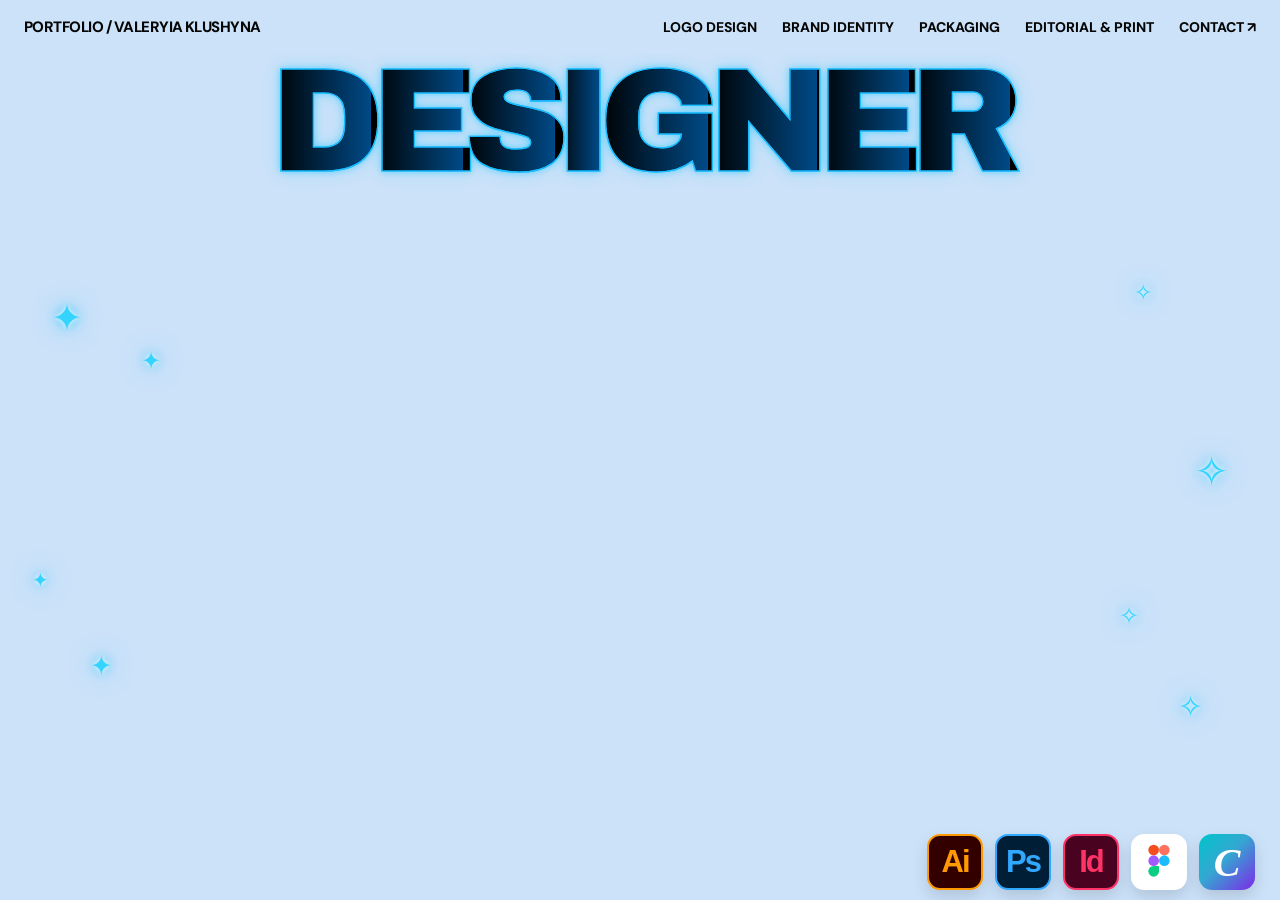
<file: index.html>
<!DOCTYPE html>
<html lang="en">
<head>
  <meta charset="UTF-8" />
  <meta name="viewport" content="width=device-width, initial-scale=1.0" />

  <title>Valeryia Klushyna — Designer Portfolio</title>

  <link rel="preconnect" href="https://fonts.googleapis.com" />
  <link rel="preconnect" href="https://fonts.gstatic.com" crossorigin />
  <link href="https://fonts.googleapis.com/css2?family=Archivo+Black&family=DM+Sans:wght@400;500;700;800&display=swap" rel="stylesheet" />

  <link rel="stylesheet" href="style.css" />
  <script src="script.js" defer></script>
</head>
<body>

  <header class="header">
    <a href="index.html" class="brand-name">
      PORTFOLIO / VALERYIA KLUSHYNA
    </a>

    <button class="menu-toggle" type="button" aria-label="Open menu" aria-expanded="false" aria-controls="main-menu">
      <span></span>
      <span></span>
      <span></span>
    </button>

    <nav class="navigation" id="main-menu" aria-label="Main navigation">
      <a href="logo-design.html">LOGO DESIGN</a>
      <a href="brand-identity.html">BRAND IDENTITY</a>
      <a href="packaging.html">PACKAGING</a>
      <a href="editorial-print.html">EDITORIAL & PRINT</a>
      <a href="contact.html">
  CONTACT ↗
</a>
    </nav>
  </header>

  <main class="hero">
    
<!-- FLOATING NEON STARS -->

<div class="neon-decor" aria-hidden="true">
  <span class="neon-star ns-1">✦</span>
  <span class="neon-star ns-2">✧</span>
  <span class="neon-star ns-3">✦</span>
  <span class="neon-star ns-4">✧</span>
  <span class="neon-star ns-5">✦</span>
  <span class="neon-star ns-6">✧</span>
  <span class="neon-star ns-7">✦</span>
  <span class="neon-star ns-8">✧</span>

  <!-- EXTRA MOBILE STARS -->
  <span class="neon-star mobile-star mbs-1">✦</span>
  <span class="neon-star mobile-star mbs-2">✧</span>
  <span class="neon-star mobile-star mbs-3">✦</span>
  <span class="neon-star mobile-star mbs-4">✧</span>
  <span class="neon-star mobile-star mbs-5">✦</span>
  <span class="neon-star mobile-star mbs-6">✧</span>
  <span class="neon-star mobile-star mbs-7">✦</span>
  <span class="neon-star mobile-star mbs-8">✧</span>
  <span class="neon-star mobile-star mbs-9">✦</span>
  <span class="neon-star mobile-star mbs-10">✧</span>
  <span class="neon-star mobile-star mbs-11">✦</span>
  <span class="neon-star mobile-star mbs-12">✧</span>
</div>


    <h1 class="designer-title">DESIGNER</h1>

    <div class="hero-stage">

      <div class="hero-star star-1">✦</div>
      <div class="hero-star star-2">✧</div>
      <div class="hero-star star-3">✦</div>
      <div class="hero-star star-4">✧</div>

      <div class="laptop">
        <video
          id="macbook-video"
          autoplay
          muted
          playsinline
          preload="auto"
          aria-label="Animation of a MacBook opening"
        >
          <source src="assets/videos/macbook.mp4" type="video/mp4" />
        </video>
        
<button
  id="sound-toggle"
  class="sound-toggle"
  type="button"
  aria-label="Turn sound on"
>
  <span class="sound-icon">♪</span>
  <span class="sound-label">SOUND OFF</span>
</button>

      </div>

      <div class="folders">
        <a href="logo-design.html" class="folder folder-logo" aria-label="View logo design projects">
          <img src="assets/images/logo.png" alt="Logo Design folder" />
        </a>

        <a href="brand-identity.html" class="folder folder-branding" aria-label="View brand identity projects">
          <img src="assets/images/branding.png" alt="Brand Identity folder" />
        </a>

        <a href="packaging.html" class="folder folder-packaging" aria-label="View packaging projects">
          <img src="assets/images/packaging.png" alt="Packaging folder" />
        </a>

        <a href="editorial-print.html" class="folder folder-print" aria-label="View editorial and print projects">
          <img src="assets/images/print.png" alt="Editorial and Print folder" />
        </a>
      </div>

      <!-- перекрываем KlingAI -->
    </div>

    
<!-- SOFTWARE ICONS -->

<div class="software-strip" aria-label="Design software">

  <div class="software-icon adobe ai" title="Adobe Illustrator">
    <span>Ai</span>
  </div>

  <div class="software-icon adobe ps" title="Adobe Photoshop">
    <span>Ps</span>
  </div>

  <div class="software-icon adobe id" title="Adobe InDesign">
    <span>Id</span>
  </div>

  <div class="software-icon figma" title="Figma">
    <svg viewBox="0 0 100 150" aria-hidden="true">
      <rect x="10" y="10" width="40" height="40"
        rx="20" fill="#F24E1E"/>
      <rect x="50" y="10" width="40" height="40"
        rx="20" fill="#FF7262"/>
      <rect x="10" y="50" width="40" height="40"
        rx="20" fill="#A259FF"/>
      <circle cx="70" cy="70" r="20" fill="#1ABCFE"/>
      <path d="M50 90H30a20 20 0 0 0 0 40
        20 20 0 0 0 20-20Z" fill="#0ACF83"/>
    </svg>
  </div>

  <div class="software-icon canva" title="Canva">
    <span>C</span>
  </div>

</div>


  </main>

</body>
</html>
</file>
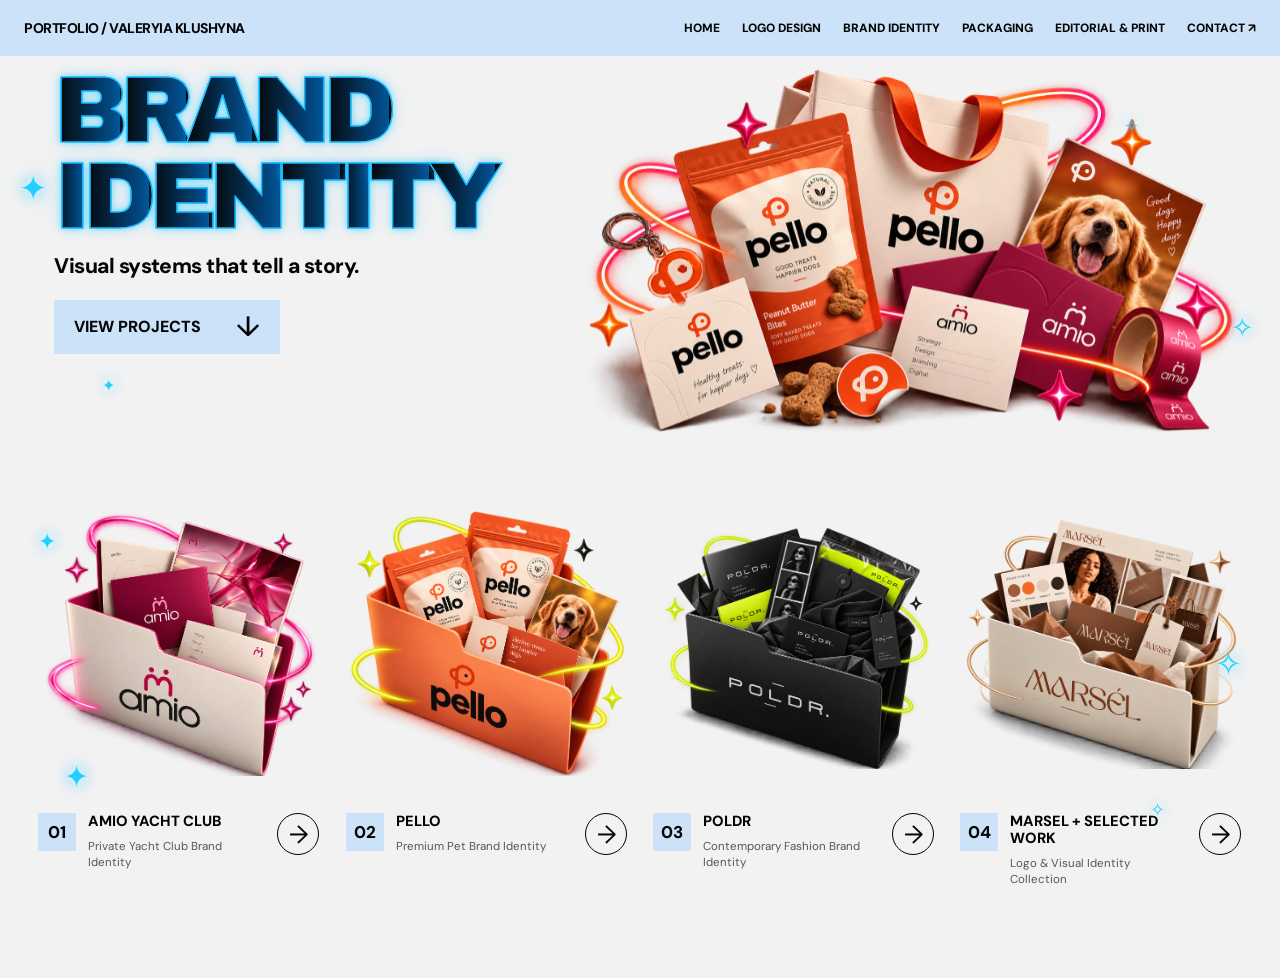
<file: brand-identity.html>
<!DOCTYPE html>
<html lang="en">
<head>
  <meta charset="UTF-8">
  <meta name="viewport"
        content="width=device-width, initial-scale=1.0">

  <title>Brand Identity — Valeryia Klushyna</title>

  <link rel="preconnect"
        href="https://fonts.googleapis.com">
  <link rel="preconnect"
        href="https://fonts.gstatic.com"
        crossorigin>

  <link
    href="https://fonts.googleapis.com/css2?family=Archivo+Black&family=DM+Sans:wght@400;500;600;700;800&display=swap"
    rel="stylesheet">

  <link rel="stylesheet" href="brand-identity.css">
  <script src="brand-identity.js" defer></script>
</head>

<body>

<!-- FLOATING NEON STARS -->

<div class="page-stars" aria-hidden="true">
  <span class="star s1">✦</span>
  <span class="star s2">✧</span>
  <span class="star s3">✦</span>
  <span class="star s4">✧</span>
  <span class="star s5">✦</span>
  <span class="star s6">✧</span>
  <span class="star s7">✦</span>
  <span class="star s8">✧</span>
</div>

<!-- HEADER -->

<header class="site-header">

  <a class="site-brand" href="index.html">
    PORTFOLIO / VALERYIA KLUSHYNA
  </a>

  <button
    class="menu-toggle"
    type="button"
    aria-label="Open menu"
    aria-expanded="false"
    aria-controls="site-navigation">

    <span></span>
    <span></span>
    <span></span>

  </button>

  <nav class="site-nav"
       id="site-navigation"
       aria-label="Main menu">

    <a href="index.html">HOME</a>

    <a href="logo-design.html">
      LOGO DESIGN
    </a>

    <a href="brand-identity.html" class="active">
      BRAND IDENTITY
    </a>

    <a href="packaging.html">PACKAGING</a>

    <a href="editorial-print.html">
      EDITORIAL & PRINT
    </a>

    <a href="contact.html">
  CONTACT ↗
</a>
      

  </nav>

</header>

<main>

  <!-- HERO -->

  <section class="brand-hero">

    <div class="hero-copy">

      <h1 class="brand-title" aria-label="Brand Identity">
        <span class="title-line">BRAND</span>
        <span class="title-line">IDENTITY</span>
      </h1>

      <p class="hero-subtitle">
        Visual systems that tell a story.
      </p>

      <a href="#projects" class="explore-button">
        <span>VIEW PROJECTS</span>
        <span class="scroll-arrow" aria-hidden="true">↓</span>
      </a>

    </div>

    <div class="hero-art">

      <img
        src="assets/images/brand-hero.png"
        alt="Selected brand identity projects"
      >

    </div>

  </section>

  <!-- PROJECTS -->

  <section class="projects-section" id="projects">

    <div class="projects-grid">

      <!-- 01 AMIO -->

      <article class="brand-card reveal">

        <a
          class="card-visual"
          href="assets/files/amio-brand-identity.pdf"
          target="_blank"
          rel="noopener"
          aria-label="Open Amio Yacht Club PDF in a new tab">

          <img
            src="assets/images/brand-amio.png"
            alt="Amio Yacht Club brand identity"
            loading="lazy">

        </a>

        <div class="card-info">

          <span class="card-number">01</span>

          <div class="card-text">
            <h2>AMIO YACHT CLUB</h2>
            <p>Private Yacht Club Brand Identity</p>
          </div>

          <a
            class="card-arrow"
            href="assets/files/amio-brand-identity.pdf"
            target="_blank"
            rel="noopener"
            aria-label="Open Amio PDF">
            →
          </a>

        </div>

      </article>

      <!-- 02 PELLO -->

      <article class="brand-card reveal">

        <a
          class="card-visual"
          href="assets/files/pello-brand-identity.pdf"
          target="_blank"
          rel="noopener"
          aria-label="Open Pello PDF in a new tab">

          <img
            src="assets/images/brand-pello.png"
            alt="Pello brand identity"
            loading="lazy">

        </a>

        <div class="card-info">

          <span class="card-number">02</span>

          <div class="card-text">
            <h2>PELLO</h2>
            <p>Premium Pet Brand Identity</p>
          </div>

          <a
            class="card-arrow"
            href="assets/files/pello-brand-identity.pdf"
            target="_blank"
            rel="noopener"
            aria-label="Open Pello PDF">
            →
          </a>

        </div>

      </article>

      <!-- 03 POLDR -->

      <article class="brand-card reveal">

        <a
          class="card-visual"
          href="assets/files/poldr-brand-identity.pdf"
          target="_blank"
          rel="noopener"
          aria-label="Open Poldr PDF in a new tab">

          <img
            src="assets/images/brand-poldr.png"
            alt="Poldr brand identity"
            loading="lazy">

        </a>

        <div class="card-info">

          <span class="card-number">03</span>

          <div class="card-text">
            <h2>POLDR</h2>
            <p>Contemporary Fashion Brand Identity</p>
          </div>

          <a
            class="card-arrow"
            href="assets/files/poldr-brand-identity.pdf"
            target="_blank"
            rel="noopener"
            aria-label="Open Poldr PDF">
            →
          </a>

        </div>

      </article>

      <!-- 04 MARSEL -->

      <article class="brand-card reveal">

        <a
          class="card-visual"
          href="assets/files/marsel-selected-work.png"
          target="_blank"
          rel="noopener"
          aria-label="Open Marsel image in a new tab">

          <img
            src="assets/images/brand-marsel.png"
            alt="Marsel and selected work"
            loading="lazy">

        </a>

        <div class="card-info">

          <span class="card-number">04</span>

          <div class="card-text">
            <h2>MARSEL + SELECTED WORK</h2>
            <p>Logo & Visual Identity Collection</p>
          </div>

          <a
            class="card-arrow"
            href="assets/files/marsel-selected-work.png"
            target="_blank"
            rel="noopener"
            aria-label="Open Marsel image">
            →
          </a>

        </div>

      </article>

    </div>

  </section>

</main>

</body>
</html>
</file>
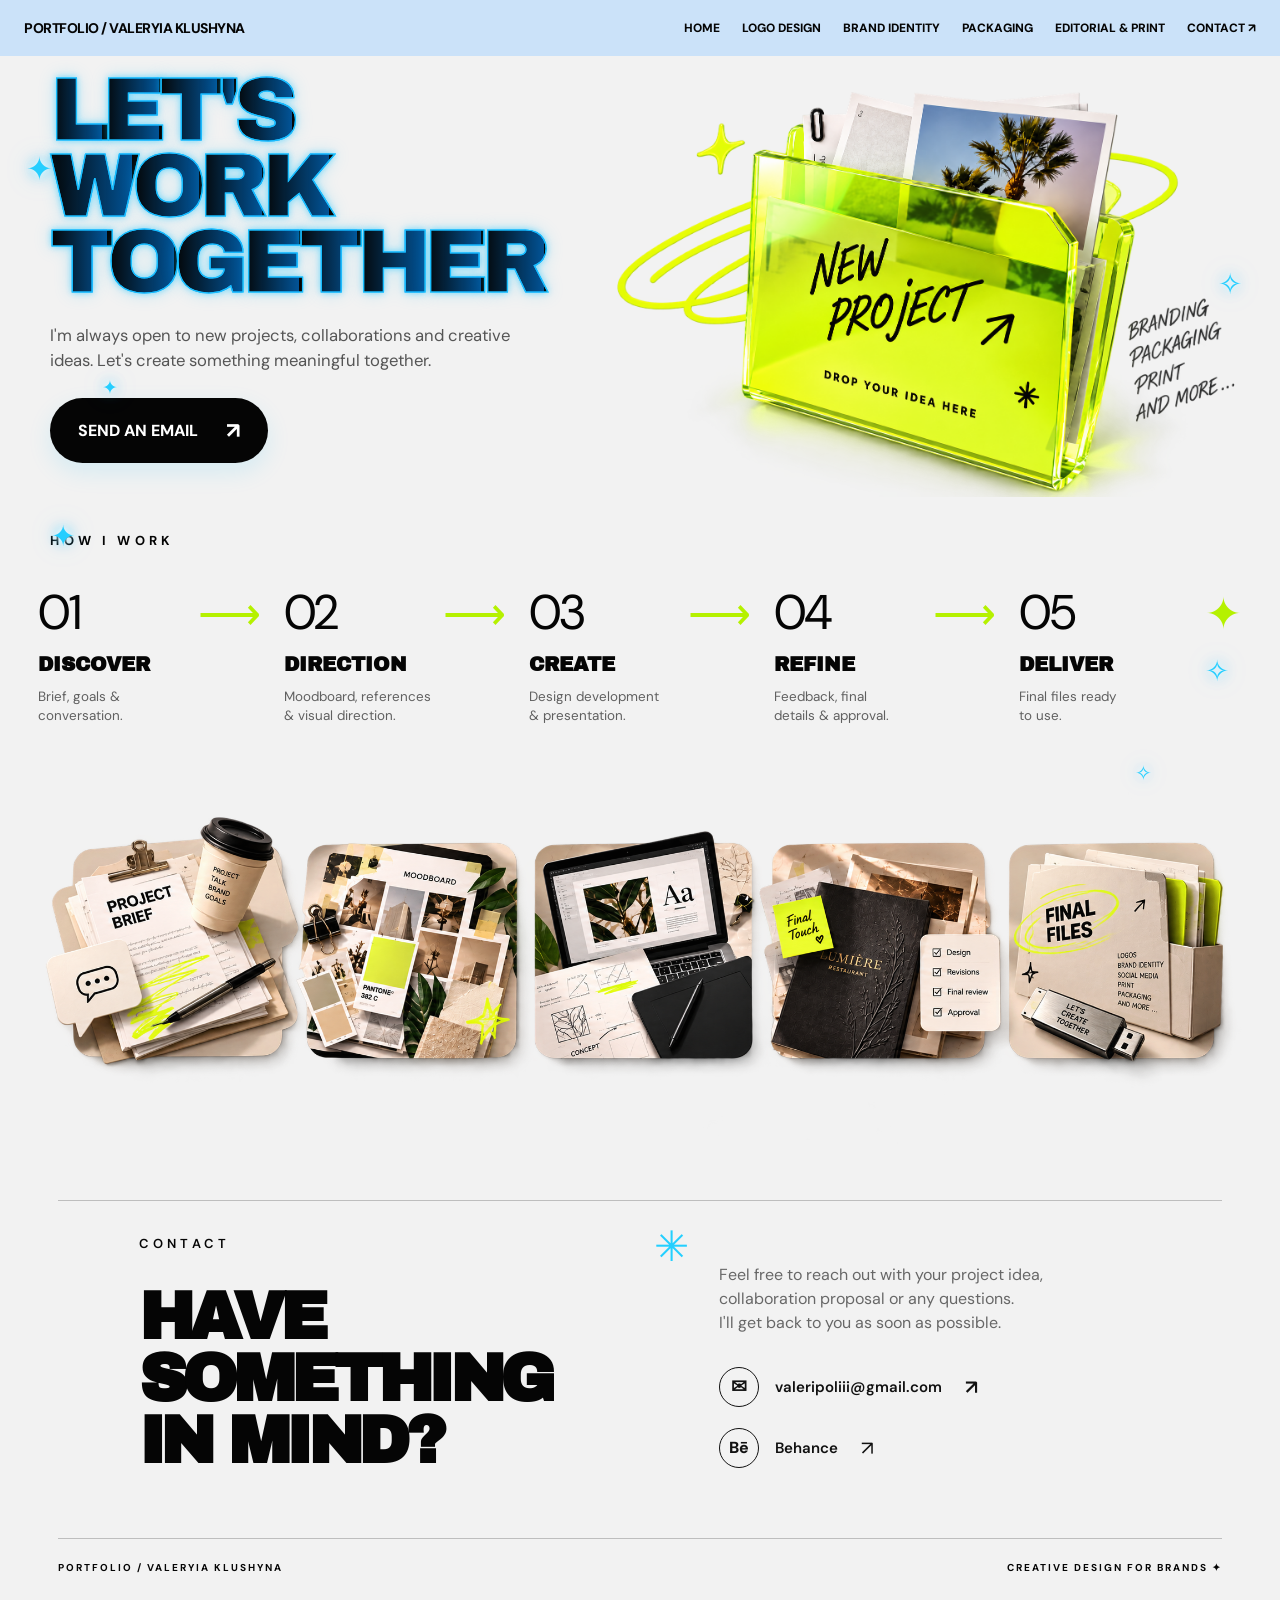
<file: contact.html>
<!DOCTYPE html>
<html lang="en">

<head>
  <meta charset="UTF-8">
  <meta name="viewport"
        content="width=device-width, initial-scale=1.0">

  <title>Let's Work Together — Valeryia Klushyna</title>

  <link rel="preconnect"
        href="https://fonts.googleapis.com">

  <link rel="preconnect"
        href="https://fonts.gstatic.com"
        crossorigin>

  <link
    href="https://fonts.googleapis.com/css2?family=Archivo+Black&family=DM+Sans:wght@400;500;600;700;800&display=swap"
    rel="stylesheet">

  <link rel="stylesheet" href="contact.css">
  <script src="contact.js" defer></script>
</head>

<body>

  <!-- FLOATING NEON STARS -->

  <div class="page-stars" aria-hidden="true">
    <span class="star s1">✦</span>
    <span class="star s2">✧</span>
    <span class="star s3">✦</span>
    <span class="star s4">✧</span>
    <span class="star s5">✦</span>
    <span class="star s6">✧</span>
  </div>

  <!-- HEADER -->

  <header class="site-header">

    <a href="index.html" class="site-brand">
      PORTFOLIO / VALERYIA KLUSHYNA
    </a>

    <button
      class="menu-toggle"
      type="button"
      aria-label="Open menu"
      aria-controls="site-nav"
      aria-expanded="false">

      <span></span>
      <span></span>
      <span></span>

    </button>

    <nav
      class="site-nav"
      id="site-nav"
      aria-label="Main navigation">

      <a href="index.html">HOME</a>

      <a href="logo-design.html">
        LOGO DESIGN
      </a>

      <a href="brand-identity.html">
        BRAND IDENTITY
      </a>

      <a href="packaging.html">
        PACKAGING
      </a>

      <a href="editorial-print.html">
        EDITORIAL & PRINT
      </a>

      <a href="contact.html" class="active">
        CONTACT ↗
      </a>

    </nav>

  </header>

  <main>

    <!-- HERO -->

    <section class="contact-hero">

      <div class="hero-copy">

        <h1
          class="contact-title"
          aria-label="Let's Work Together">

          <span class="title-line">LET'S</span>
          <span class="title-line">WORK</span>
          <span class="title-line">TOGETHER</span>

        </h1>

        <p class="hero-description">
          I'm always open to new projects,
          collaborations and creative ideas.
          Let's create something meaningful together.
        </p>

        <!-- SEND EMAIL BUTTON -->

      
<a
  href="https://mail.google.com/mail/?view=cm&fs=1&to=valeripoliii%40gmail.com&su=New%20Design%20Project"
  class="email-button"
  target="_blank"
  rel="noopener noreferrer">

  <span>SEND AN EMAIL</span>
  <span class="button-arrow" aria-hidden="true">↗</span>

</a>


      </div>

      <!-- HERO IMAGE -->

      <div class="hero-image">

        <img
          src="assets/images/contact-hero.png"
          alt="New Project creative folder"
          fetchpriority="high">

      </div>

    </section>

    <!-- HOW I WORK -->

    <section class="process-section" id="how-i-work">

      <p class="eyebrow reveal">
        HOW I WORK
      </p>

      <!-- FIVE STEPS -->

      <div class="process-steps">

        <!-- STEP 01 -->

        <article class="process-step">

          <div class="step-top">
            <span class="step-number">01</span>
            <span class="step-arrow" aria-hidden="true">⟶</span>
          </div>

          <h2>DISCOVER</h2>

          <p>
            Brief, goals &amp;<br>
            conversation.
          </p>

        </article>

        <!-- STEP 02 -->

        <article class="process-step">

          <div class="step-top">
            <span class="step-number">02</span>
            <span class="step-arrow" aria-hidden="true">⟶</span>
          </div>

          <h2>DIRECTION</h2>

          <p>
            Moodboard, references<br>
            &amp; visual direction.
          </p>

        </article>

        <!-- STEP 03 -->

        <article class="process-step">

          <div class="step-top">
            <span class="step-number">03</span>
            <span class="step-arrow" aria-hidden="true">⟶</span>
          </div>

          <h2>CREATE</h2>

          <p>
            Design development<br>
            &amp; presentation.
          </p>

        </article>

        <!-- STEP 04 -->

        <article class="process-step">

          <div class="step-top">
            <span class="step-number">04</span>
            <span class="step-arrow" aria-hidden="true">⟶</span>
          </div>

          <h2>REFINE</h2>

          <p>
            Feedback, final<br>
            details &amp; approval.
          </p>

        </article>

        <!-- STEP 05 -->

        <article class="process-step">

          <div class="step-top">
            <span class="step-number">05</span>
            <span class="step-arrow" aria-hidden="true">✦</span>
          </div>

          <h2>DELIVER</h2>

          <p>
            Final files ready<br>
            to use.
          </p>

        </article>

      </div>

      <!-- PROCESS IMAGE -->

      <div class="process-image reveal">

        <img
          src="assets/images/contact-process.png"
          alt="Five stages of the creative design process"
          loading="lazy">

      </div>

    </section>

    <!-- BOTTOM CONTACT SECTION -->

    <section class="bottom-contact reveal" id="contact">

      <div class="contact-grid">

        <!-- LEFT SIDE -->

        <div class="contact-heading">

          <p class="contact-label">
            CONTACT
          </p>

          <h2>
            HAVE<br>
            SOMETHING<br>
            IN MIND?
          </h2>

        </div>

        <!-- RIGHT SIDE -->

        <div class="contact-information">

          <span
            class="contact-decoration"
            aria-hidden="true">✳</span>

          <p class="contact-description">
            Feel free to reach out with your
            project idea, collaboration proposal
            or any questions.<br>
            I'll get back to you as soon as possible.
          </p>

          <!-- CONTACT LINKS -->

          <div class="contact-links">

            <!-- EMAIL -->

            <a
              class="contact-item"
              href="mailto:valeripoliii@gmail.com?subject=New%20Design%20Project"
              aria-label="Send an email to Valeryia Klushyna">

              <span class="contact-icon" aria-hidden="true">
                ✉
              </span>

              <span class="contact-item-text">
                valeripoliii@gmail.com
              </span>

              <span
                class="contact-item-arrow"
                aria-hidden="true">↗</span>

            </a>

            <!-- BEHANCE -->

            <div class="contact-item behance-row">

              <span class="contact-icon behance-icon"
                    aria-hidden="true">
                Bē
              </span>

              <span class="contact-item-text">
                Behance
              </span>

              <span
                class="contact-item-arrow"
                aria-hidden="true">↗</span>

            </div>

          </div>

        </div>

      </div>

    </section>

  </main>

  <!-- FOOTER -->

  <footer class="site-footer">

    <span>
      PORTFOLIO / VALERYIA KLUSHYNA
    </span>

    <span>
      CREATIVE DESIGN FOR BRANDS ✦
    </span>

  </footer>

</body>
</html>
</file>
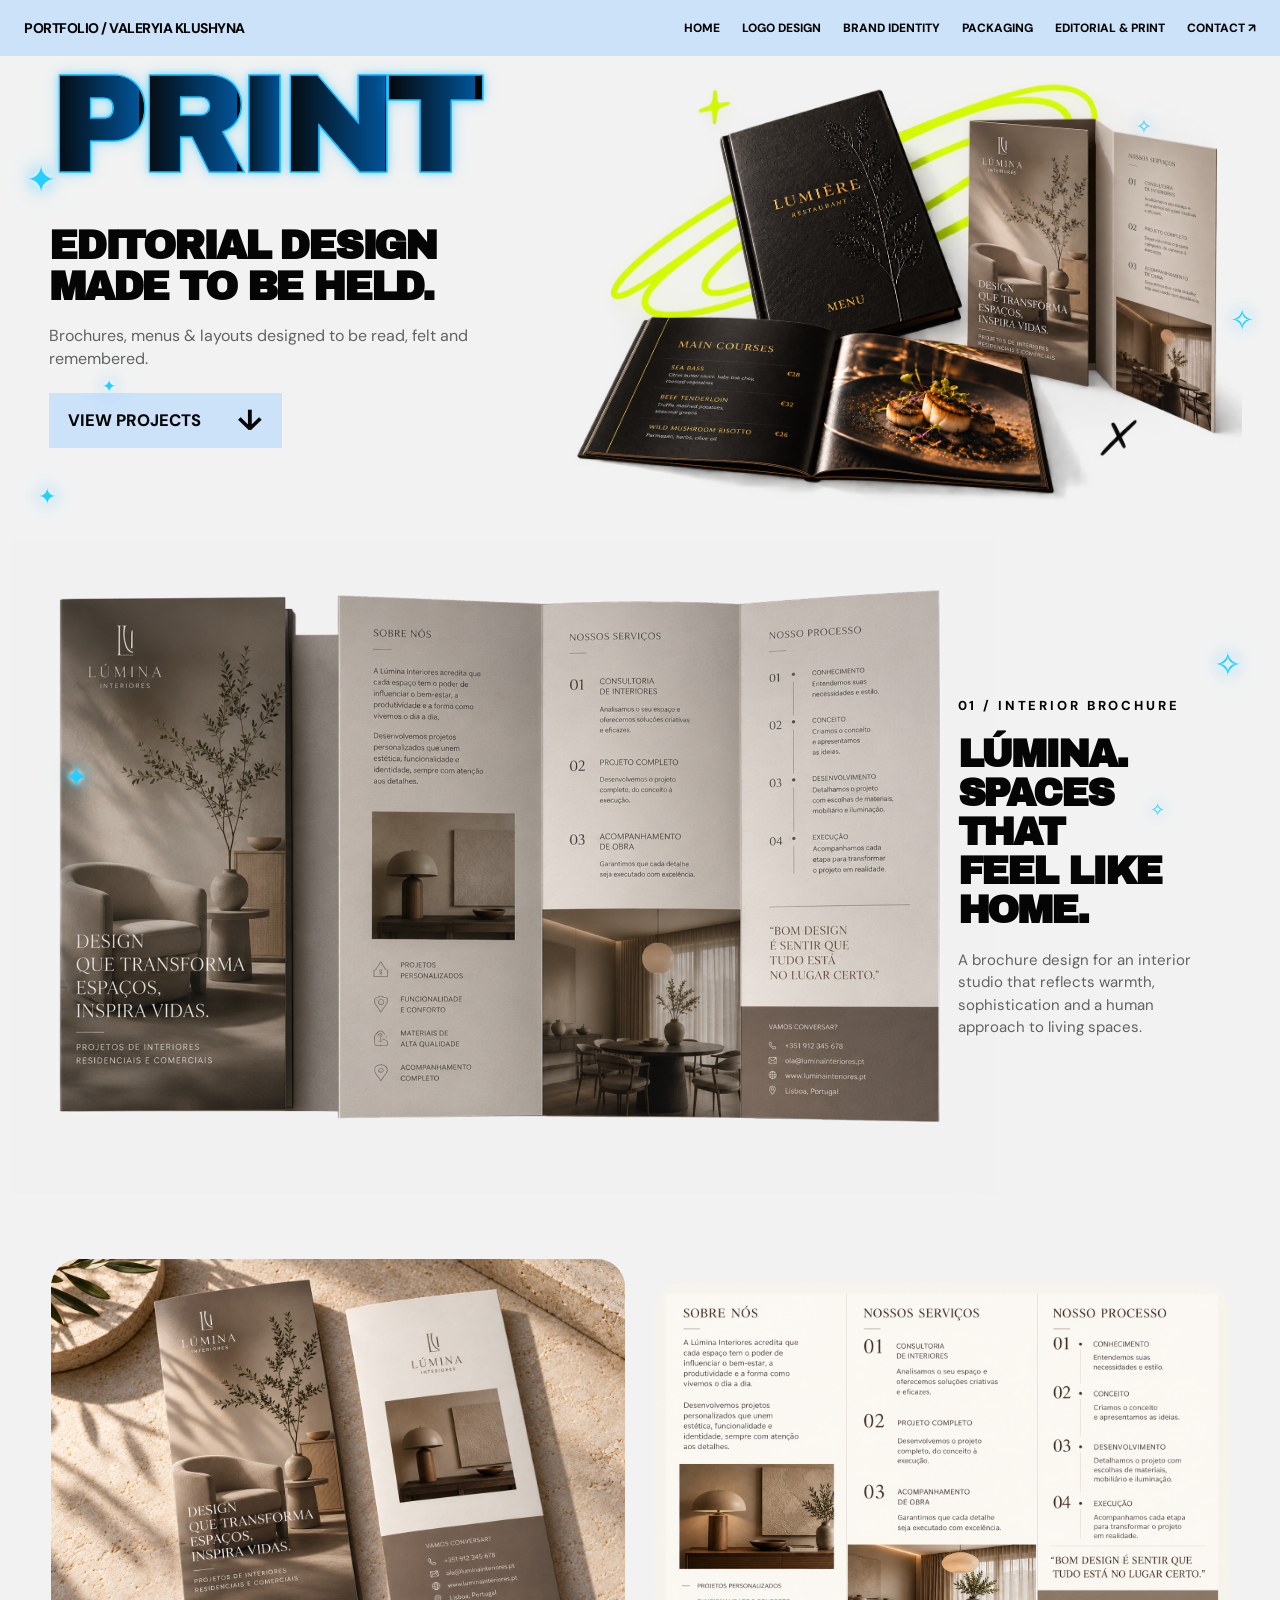
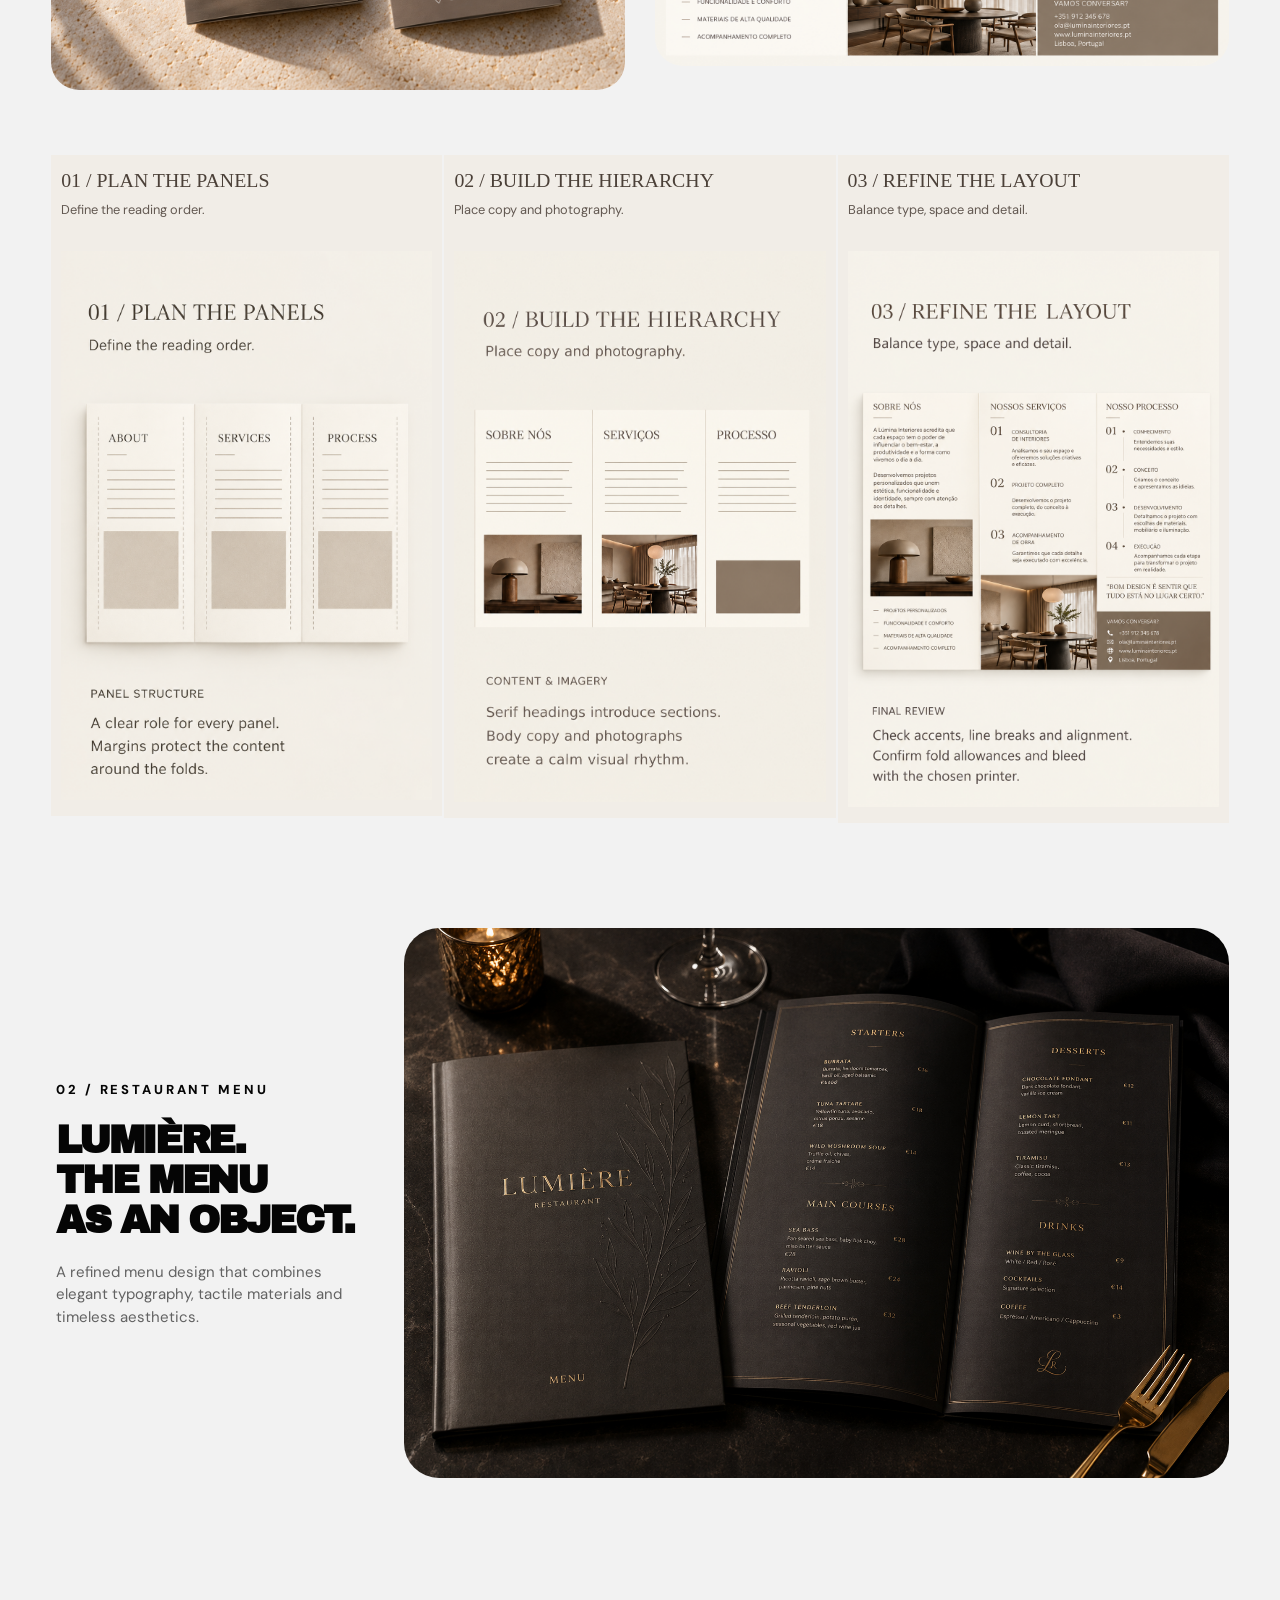
<file: editorial-print.html>
<!DOCTYPE html>
<html lang="en">

<head>
  <meta charset="UTF-8">
  <meta name="viewport"
        content="width=device-width, initial-scale=1.0">

  <title>Editorial & Print — Valeryia Klushyna</title>

  <link rel="preconnect"
        href="https://fonts.googleapis.com">
  <link rel="preconnect"
        href="https://fonts.gstatic.com"
        crossorigin>

  <link
    href="https://fonts.googleapis.com/css2?family=Archivo+Black&family=DM+Sans:wght@400;500;600;700;800&display=swap"
    rel="stylesheet">

  <link rel="stylesheet" href="editorial-print.css">
  <script src="editorial-print.js" defer></script>
</head>

<body>

  <!-- NEON STARS -->

  <div class="page-stars" aria-hidden="true">
    <span class="star s1">✦</span>
    <span class="star s2">✧</span>
    <span class="star s3">✦</span>
    <span class="star s4">✧</span>
    <span class="star s5">✦</span>
    <span class="star s6">✧</span>
    <span class="star s7">✦</span>
    <span class="star s8">✧</span>
  </div>

  <!-- HEADER -->

  <header class="site-header">

    <a href="index.html" class="site-brand">
      PORTFOLIO / VALERYIA KLUSHYNA
    </a>

    <button
      class="menu-toggle"
      type="button"
      aria-label="Open menu"
      aria-expanded="false"
      aria-controls="site-nav">
      <span></span>
      <span></span>
      <span></span>
    </button>

    <nav id="site-nav" class="site-nav"
         aria-label="Main navigation">

      <a href="index.html">HOME</a>
      <a href="logo-design.html">LOGO DESIGN</a>
      <a href="brand-identity.html">BRAND IDENTITY</a>
      <a href="packaging.html">PACKAGING</a>
      <a href="editorial-print.html" class="active">
        EDITORIAL & PRINT
      </a>
     <a href="contact.html">
  CONTACT ↗
</a>

    </nav>

  </header>

  <main>

    <!-- HERO -->

    <section class="print-hero">

      <div class="hero-copy">

        <h1 class="print-title" aria-label="Print">
          PRINT
        </h1>

        <div class="hero-intro">

          <h2>
            EDITORIAL DESIGN<br>
            MADE TO BE HELD.
          </h2>

          <p>
            Brochures, menus & layouts designed
            to be read, felt and remembered.
          </p>

          <a href="#projects" class="explore-button">
            <span>VIEW PROJECTS</span>
            <span class="scroll-arrow"
                  aria-hidden="true">↓</span>
          </a>

        </div>

      </div>

      <div class="hero-art">

        <img
          src="assets/images/print-hero.png"
          alt="Editorial and print design collection"
          fetchpriority="high">

      </div>

    </section>

    <!-- ALL PRINT PROJECTS -->

    <div id="projects" class="print-projects">

      <!-- 01 / INTERIOR BROCHURE -->

      <section class="brochure-section">

        <div class="brochure-intro">

          <div class="brochure-main-image reveal">
            <img
              src="assets/images/print-brochure-spread.png"
              alt="Lumina Interiores unfolded brochure"
              loading="lazy">
          </div>

          <div class="brochure-heading reveal">

            <span class="section-label">
              01 / INTERIOR BROCHURE
            </span>

            <h2>
              LÚMINA.<br>
              SPACES THAT<br>
              FEEL LIKE HOME.
            </h2>

            <p>
              A brochure design for an interior studio
              that reflects warmth, sophistication
              and a human approach to living spaces.
            </p>

          </div>

        </div>

        <!-- TWO BROCHURE VISUALS -->

        <div class="brochure-showcase">

          <div class="showcase-image reveal">
            <img
              src="assets/images/print-brochure-mockup.png"
              alt="Lumina printed brochure mockups"
              loading="lazy">
          </div>

          <div class="showcase-image reveal">
            <img
              src="assets/images/print-brochure-inside.png"
              alt="Lumina interior brochure layout"
              loading="lazy">
          </div>

        </div>

        <!-- THREE DESIGN STAGES -->

        <div class="design-stages">

          <!-- STAGE 01 -->

          <article class="stage-card reveal">

            <div class="stage-heading">

              <h3>01 / PLAN THE PANELS</h3>

              <p>Define the reading order.</p>

            </div>

            <div class="stage-image">
              <img
                src="assets/images/print-step-01.png"
                alt="Brochure planning and panel structure"
                loading="lazy">
            </div>

          </article>

          <!-- STAGE 02 -->

          <article class="stage-card reveal">

            <div class="stage-heading">

              <h3>02 / BUILD THE HIERARCHY</h3>

              <p>Place copy and photography.</p>

            </div>

            <div class="stage-image">
              <img
                src="assets/images/print-step-02.png"
                alt="Brochure typography and image hierarchy"
                loading="lazy">
            </div>

          </article>

          <!-- STAGE 03 -->

          <article class="stage-card reveal">

            <div class="stage-heading">

              <h3>03 / REFINE THE LAYOUT</h3>

              <p>Balance type, space and detail.</p>

            </div>

            <div class="stage-image">
              <img
                src="assets/images/print-step-03.png"
                alt="Final Lumina brochure layout refinement"
                loading="lazy">
            </div>

          </article>

        </div>

      </section>

      <!-- 02 / RESTAURANT MENU -->

      <section class="restaurant-section">

        <div class="restaurant-copy reveal">

          <span class="section-label">
            02 / RESTAURANT MENU
          </span>

          <h2>
            LUMIÈRE.<br>
            THE MENU<br>
            AS AN OBJECT.
          </h2>

          <p>
            A refined menu design that combines
            elegant typography, tactile materials
            and timeless aesthetics.
          </p>

        </div>

        <!-- ONLY THE OPEN MENU IMAGE -->
        <!-- CROSSED-OUT IMAGE IS EXCLUDED -->

        <div class="restaurant-image reveal">

          <img
            src="assets/images/print-restaurant-menu.png"
            alt="Lumiere restaurant open menu design"
            loading="lazy">

        </div>

      </section>

    </div>

  </main>

</body>
</html>
</file>
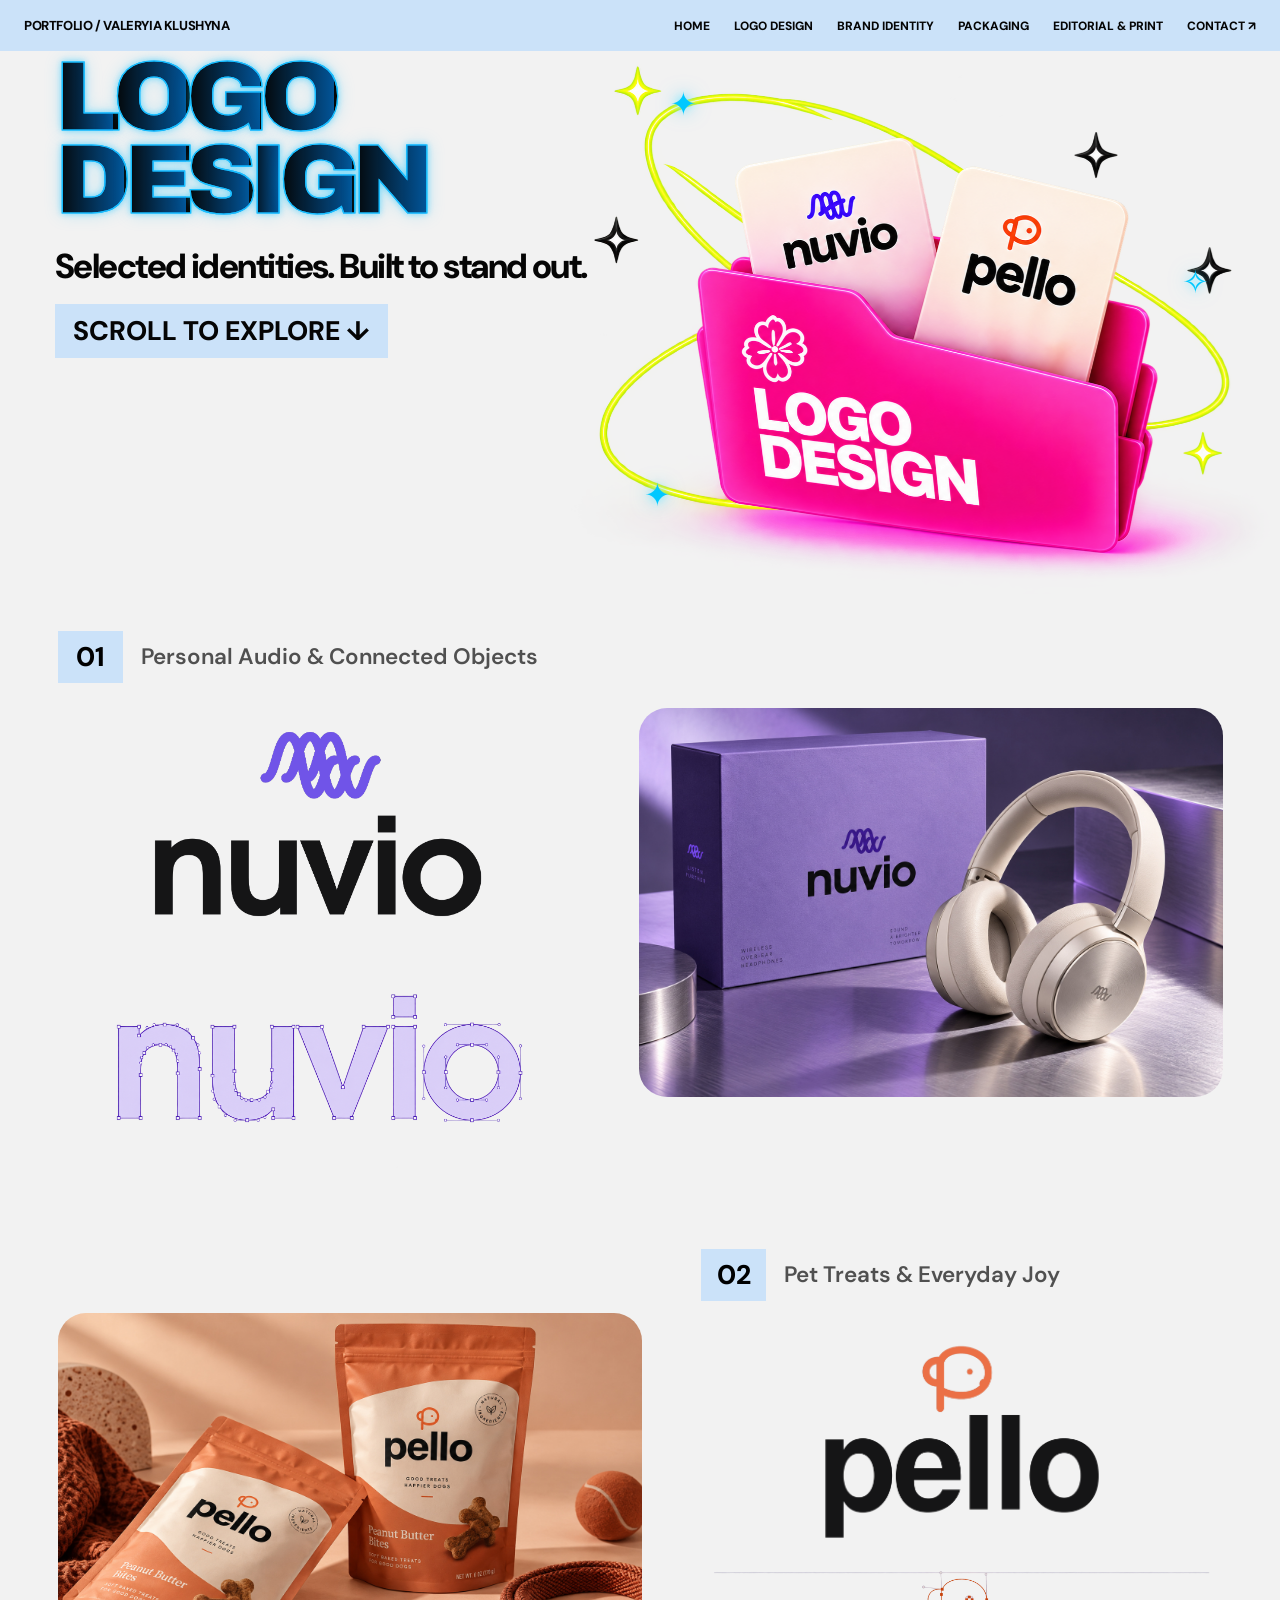
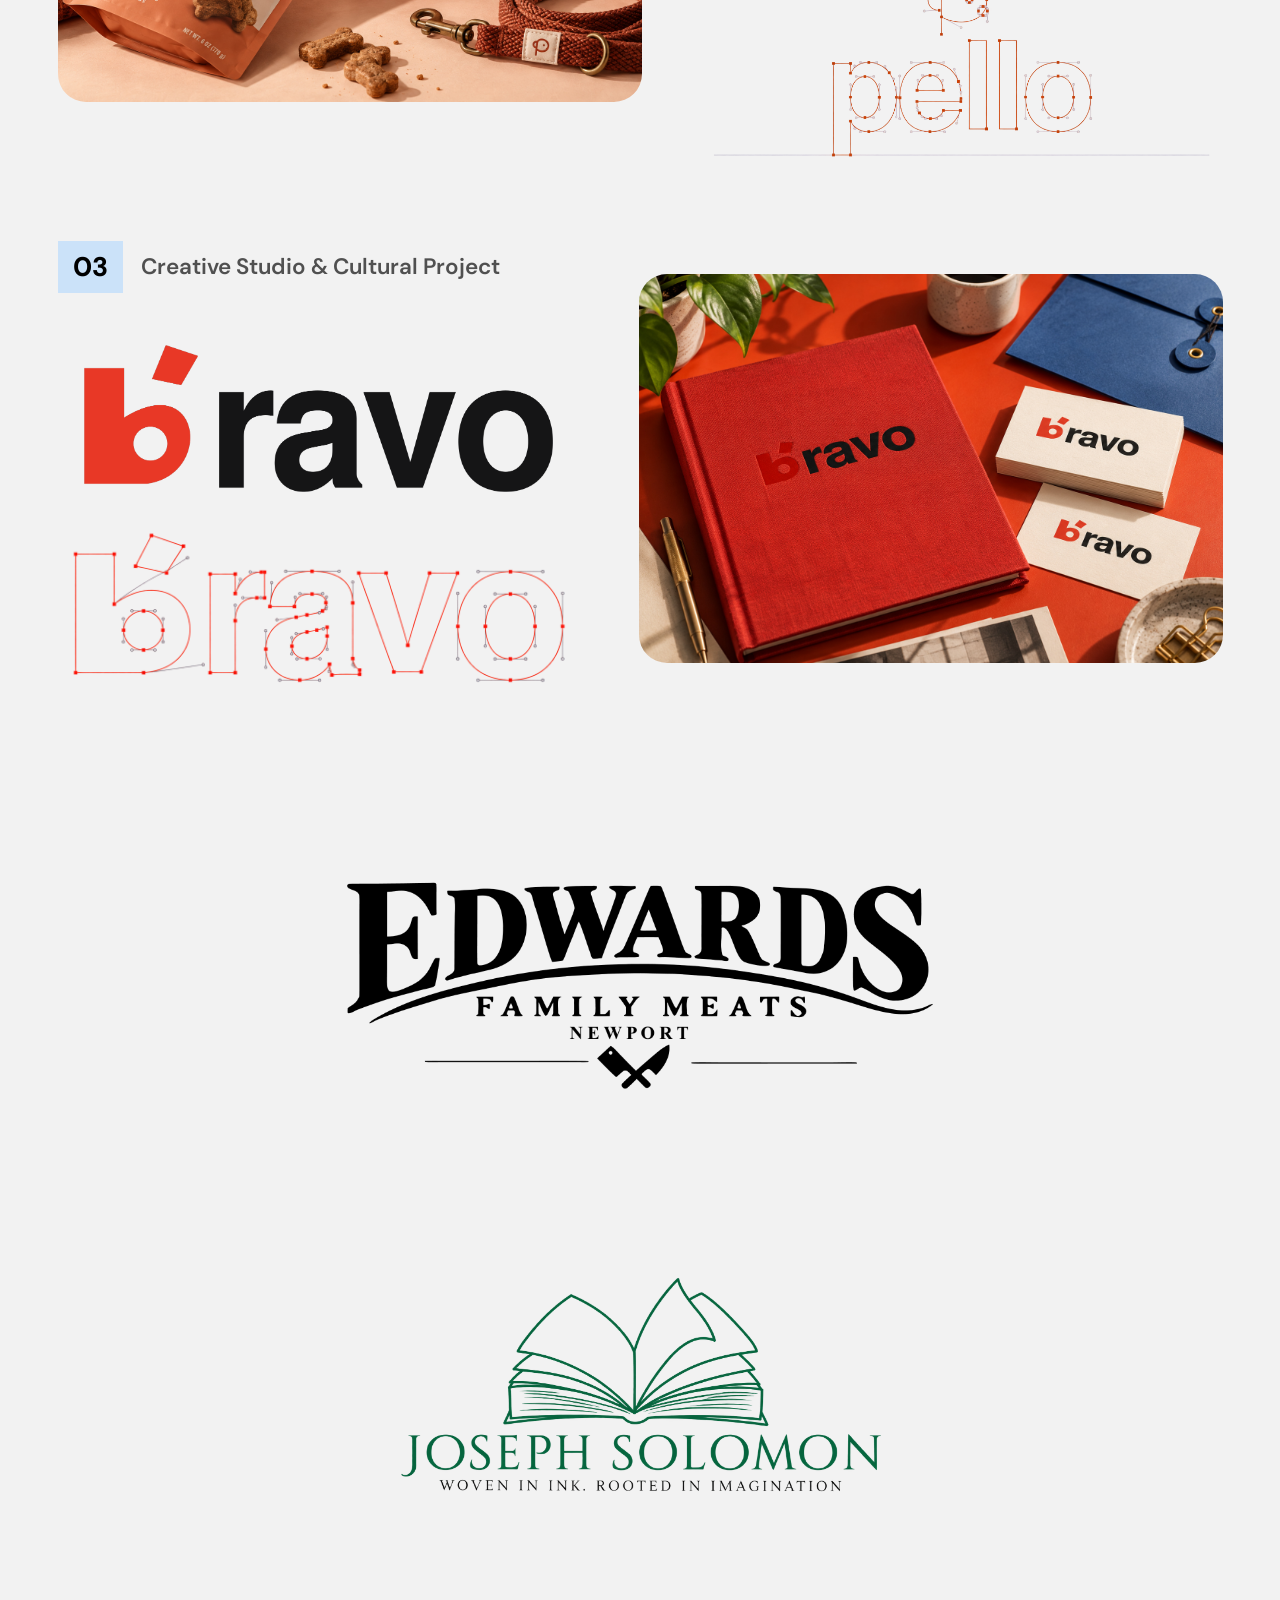
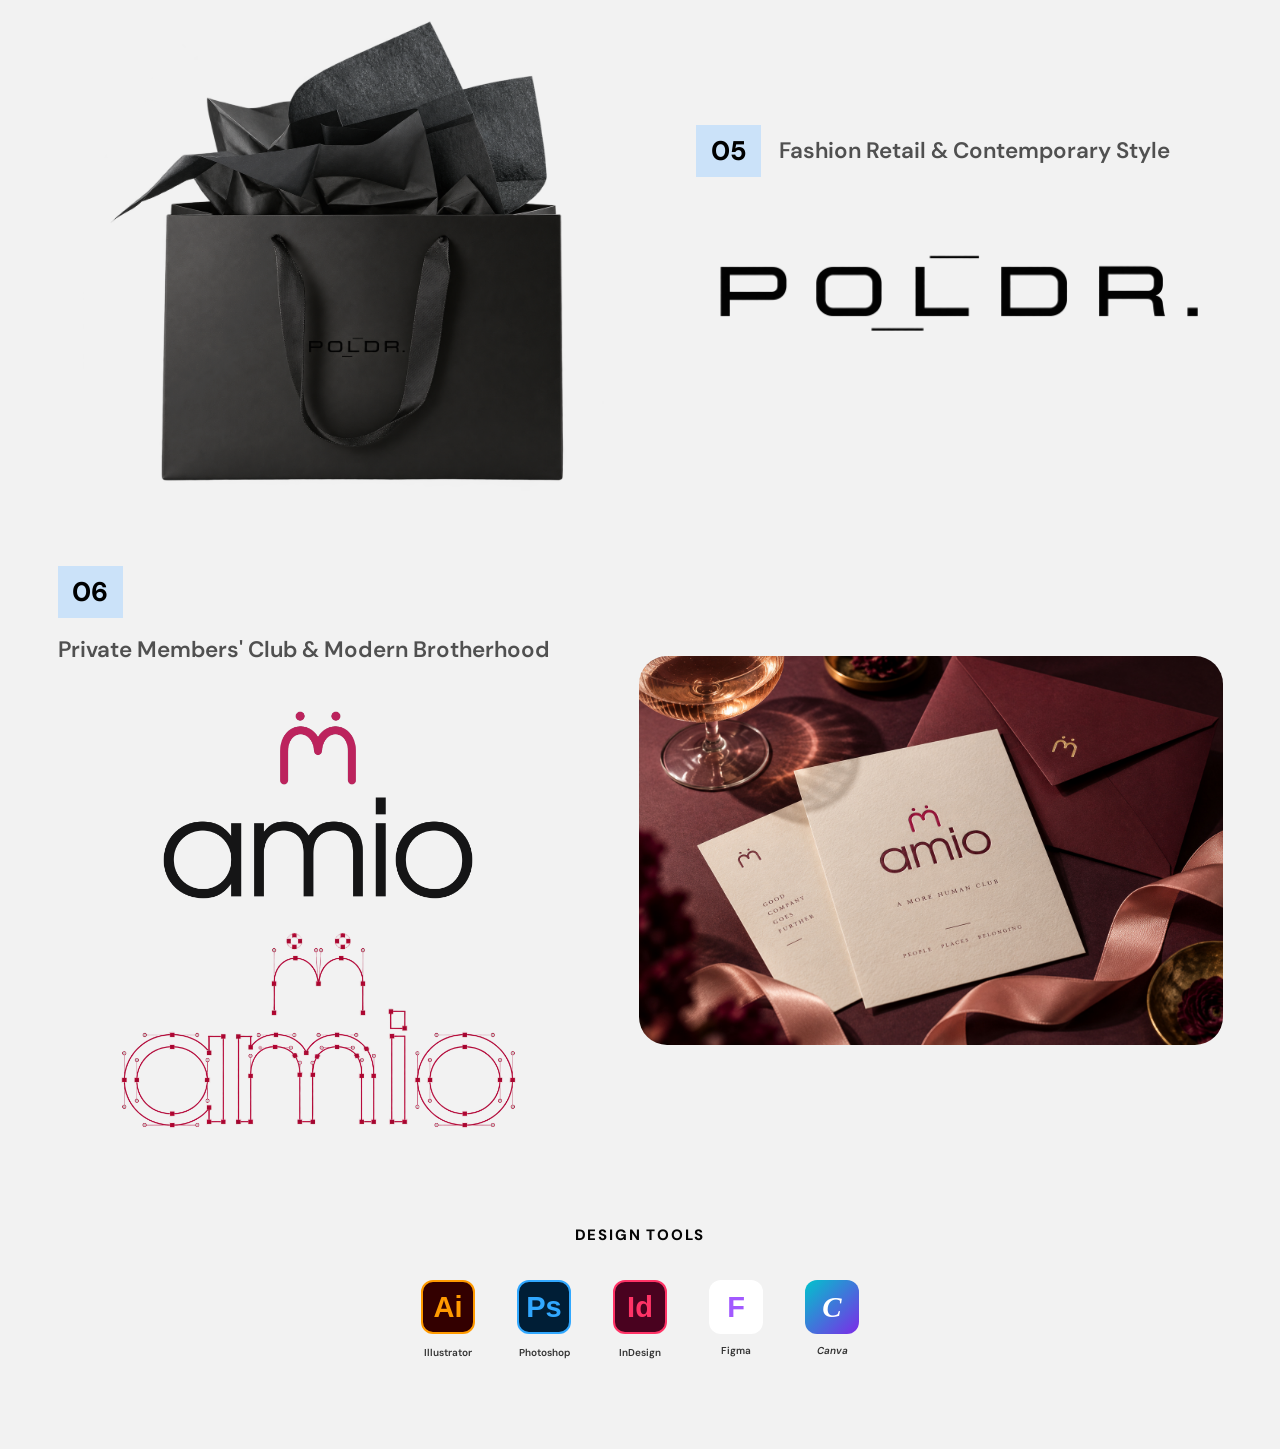
<file: logo-design.html>
<!DOCTYPE html>
<html lang="en">

<head>
  <meta charset="UTF-8">
  <meta name="viewport" content="width=device-width, initial-scale=1.0">

  <title>Logo Design — Valeryia Klushyna</title>

  <link rel="preconnect" href="https://fonts.googleapis.com">
  <link rel="preconnect" href="https://fonts.gstatic.com" crossorigin>

  <link
    href="https://fonts.googleapis.com/css2?family=Archivo+Black&family=DM+Sans:wght@400;500;600;700;800&display=swap"
    rel="stylesheet"
  >

  <link rel="stylesheet" href="logo-design.css">
  <script src="logo-design.js" defer></script>
</head>

<body>
    

  <!-- HEADER -->

  <header class="logo-header">

    <a class="logo-brand" href="index.html">
      PORTFOLIO / VALERYIA KLUSHYNA
    </a>

    <button
      class="menu-toggle"
      type="button"
      aria-label="Open menu"
      aria-expanded="false"
      aria-controls="logo-navigation"
    >
      <span></span>
      <span></span>
      <span></span>
    </button>

    <nav class="logo-navigation" id="logo-navigation">

      <a href="index.html">HOME</a>
      <a href="logo-design.html" class="active">LOGO DESIGN</a>
      <a href="brand-identity.html">BRAND IDENTITY</a>
      <a href="packaging.html">PACKAGING</a>
      <a href="editorial-print.html">EDITORIAL & PRINT</a>
      <a href="contact.html">
  CONTACT ↗
</a>

    </nav>

  </header>

  <main>

    <!-- HERO -->

    <section class="logo-hero">

      <div class="logo-hero-text">

        <h1 class="logo-title" aria-label="Logo Design">
          <span>LOGO</span>
          <span>DESIGN</span>
        </h1>

        <p class="logo-subtitle">
          Selected identities. Built to stand out.
        </p>

        <a href="#projects" class="scroll-link">
          SCROLL TO EXPLORE ↓
        </a>

      </div>

      <div class="logo-hero-art">

        <span class="hero-sparkle sparkle-1">✦</span>
        <span class="hero-sparkle sparkle-2">✧</span>
        <span class="hero-sparkle sparkle-3">✦</span>

        <img
          src="assets/images/logo-hero-folder.png"
          alt="Logo Design portfolio folder"
        >

      </div>

    </section>

    <!-- PROJECT GALLERY -->

    <section class="projects" id="projects">

      <!-- 01 NUVIO -->

      <article class="project project-left reveal">

        <div class="project-details">

          <div class="project-caption">
            <span class="project-number">01</span>
            <span>Personal Audio & Connected Objects</span>
          </div>

          <div class="logo-artworks">

            <img
              src="assets/images/nuvio-logo.png"
              alt="Nuvio logo"
              loading="lazy"
            >

            <img
              src="assets/images/nuvio-construction.png"
              alt="Nuvio logo construction"
              loading="lazy"
            >

          </div>

        </div>

        <div class="project-mockup">

          <img
            src="assets/images/nuvio-mockup.png"
            alt="Nuvio headphones and packaging"
            loading="lazy"
          >

        </div>

      </article>

      <!-- 02 PELLO -->

      <article class="project project-right reveal">

        <div class="project-mockup">

          <img
            src="assets/images/pello-mockup.png"
            alt="Pello pet food packaging"
            loading="lazy"
          >

        </div>

        <div class="project-details">

          <div class="project-caption">
            <span class="project-number">02</span>
            <span>Pet Treats & Everyday Joy</span>
          </div>

          <div class="logo-artworks">

            <img
              src="assets/images/pello-logo.png"
              alt="Pello logo"
              loading="lazy"
            >

            <img
              src="assets/images/pello-construction.png"
              alt="Pello logo construction"
              loading="lazy"
            >

          </div>

        </div>

      </article>

      <!-- 03 BRAVO -->

      <article class="project project-left reveal">

        <div class="project-details">

          <div class="project-caption">
            <span class="project-number">03</span>
            <span>Creative Studio & Cultural Project</span>
          </div>

          <div class="logo-artworks">

            <img
              src="assets/images/bravo-logo.png"
              alt="Bravo logo"
              loading="lazy"
            >

            <img
              src="assets/images/bravo-construction.png"
              alt="Bravo logo construction"
              loading="lazy"
            >

          </div>

        </div>

        <div class="project-mockup">

          <img
            src="assets/images/bravo-mockup.png"
            alt="Bravo branding mockup"
            loading="lazy"
          >

        </div>

      </article>

      <!-- EDWARDS FAMILY MEATS -->

      <article class="project project-feature reveal">

        <img
          src="assets/images/edwards.png"
          alt="Edwards Family Meats Newport logo"
          loading="lazy"
        >

      </article>

      <!-- JOSEPH SOLOMON -->

      <article class="project project-feature joseph reveal">

        <img
          src="assets/images/joseph-solomon.png"
          alt="Joseph Solomon logo"
          loading="lazy"
        >

      </article>

      <!-- 05 POLDR -->

      <article class="project project-poldr reveal">

        <div class="project-mockup">

          <img
            src="assets/images/poldr-mockup.png"
            alt="Poldr packaging mockup"
            loading="lazy"
          >

        </div>

        <div class="project-details">

          <div class="project-caption">
            <span class="project-number">05</span>
            <span>Fashion Retail & Contemporary Style</span>
          </div>

          <div class="logo-artworks">

            <img
              src="assets/images/poldr-logo.png"
              alt="Poldr logo"
              loading="lazy"
            >

          </div>

        </div>

      </article>

      <!-- 06 AMIO -->

      <article class="project project-left reveal">

        <div class="project-details">

          <div class="project-caption">
            <span class="project-number">06</span>
            <span>Private Members' Club & Modern Brotherhood</span>
          </div>

          <div class="logo-artworks">

            <img
              src="assets/images/amio-logo.png"
              alt="Amio logo"
              loading="lazy"
            >

            <img
              src="assets/images/amio-construction.png"
              alt="Amio logo construction"
              loading="lazy"
            >

          </div>

        </div>

        <div class="project-mockup">

          <img
            src="assets/images/amio-mockup.png"
            alt="Amio brand identity mockup"
            loading="lazy"
          >

        </div>

      </article>

    </section>

    <!-- DESIGN TOOLS -->

    <section class="design-tools reveal">

      <h2>DESIGN TOOLS</h2>

      <div class="tools-row">

        <div class="tool ai" title="Adobe Illustrator">
          Ai
          <small>Illustrator</small>
        </div>

        <div class="tool ps" title="Adobe Photoshop">
          Ps
          <small>Photoshop</small>
        </div>

        <div class="tool id" title="Adobe InDesign">
          Id
          <small>InDesign</small>
        </div>

        <div class="tool figma" title="Figma">
          F
          <small>Figma</small>
        </div>

        <div class="tool canva" title="Canva">
          C
          <small>Canva</small>
        </div>

      </div>

    </section>

  </main>

</body>
</html>
</file>
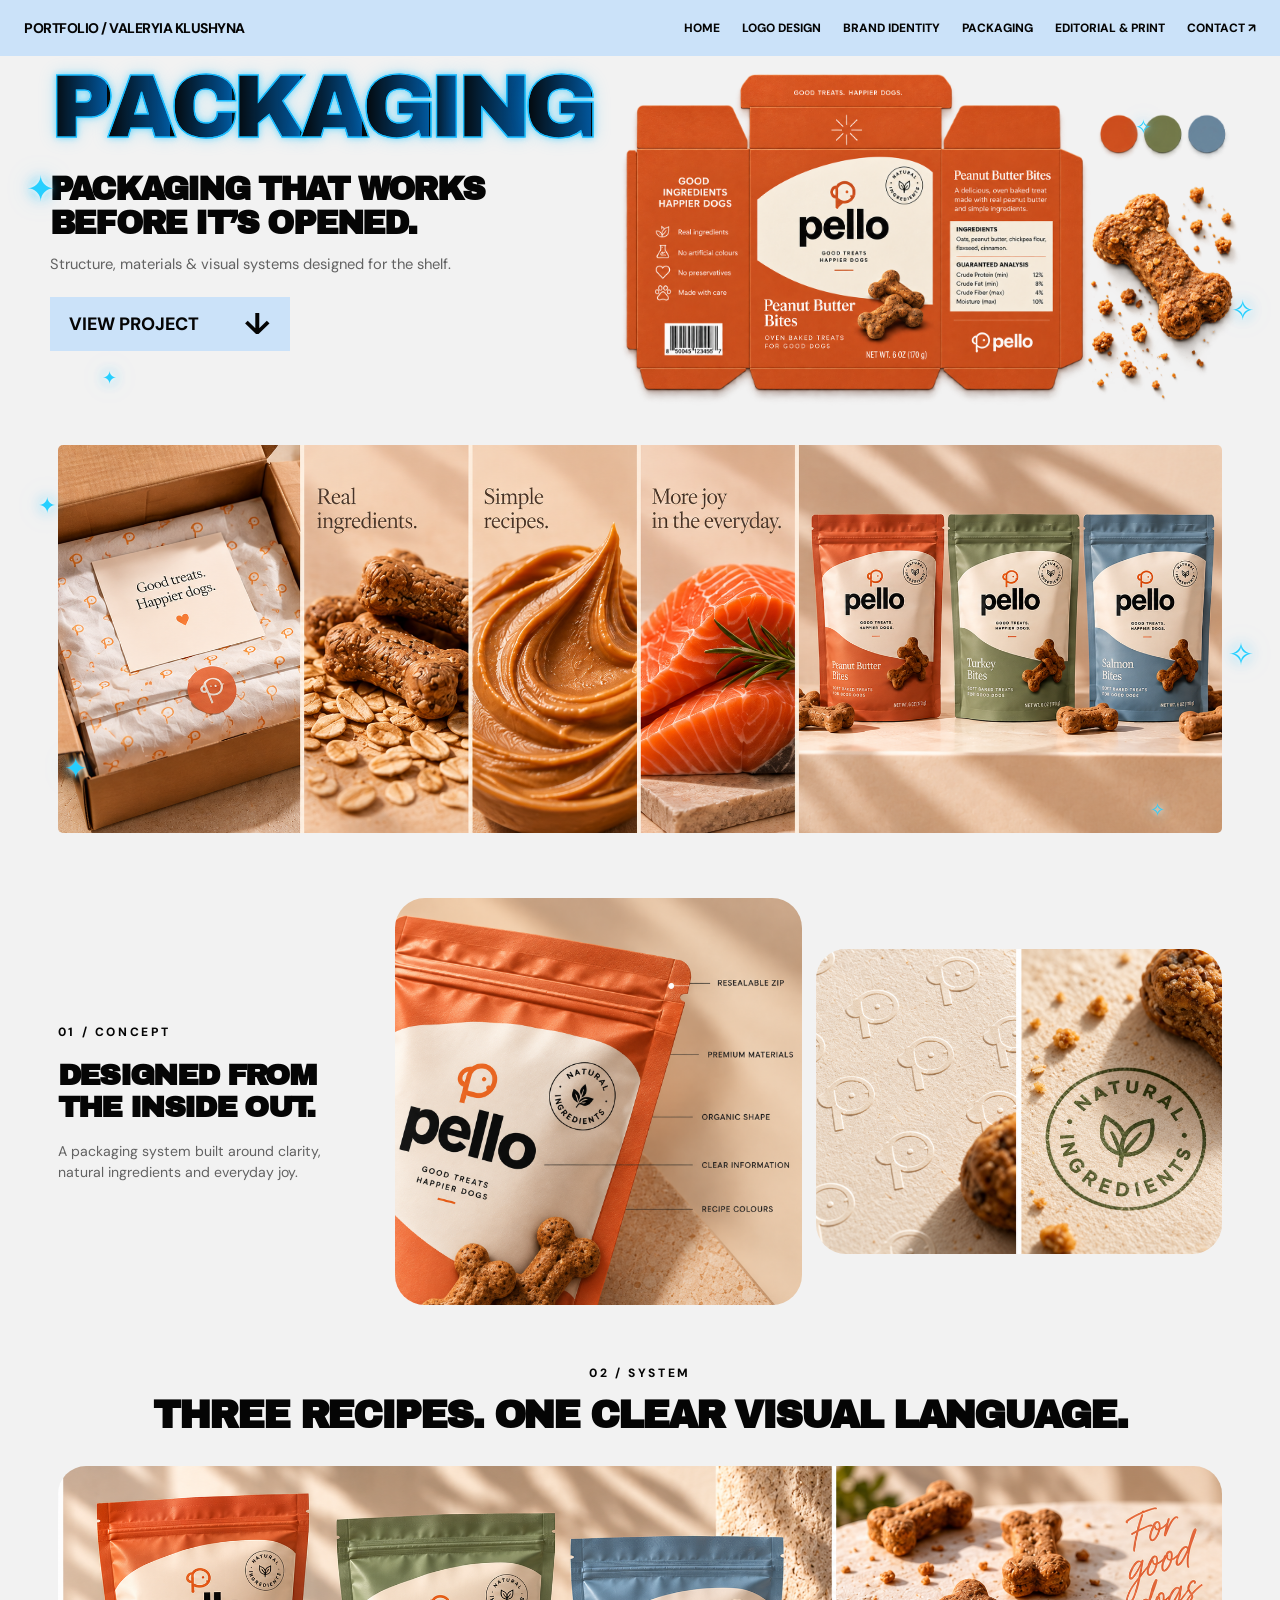
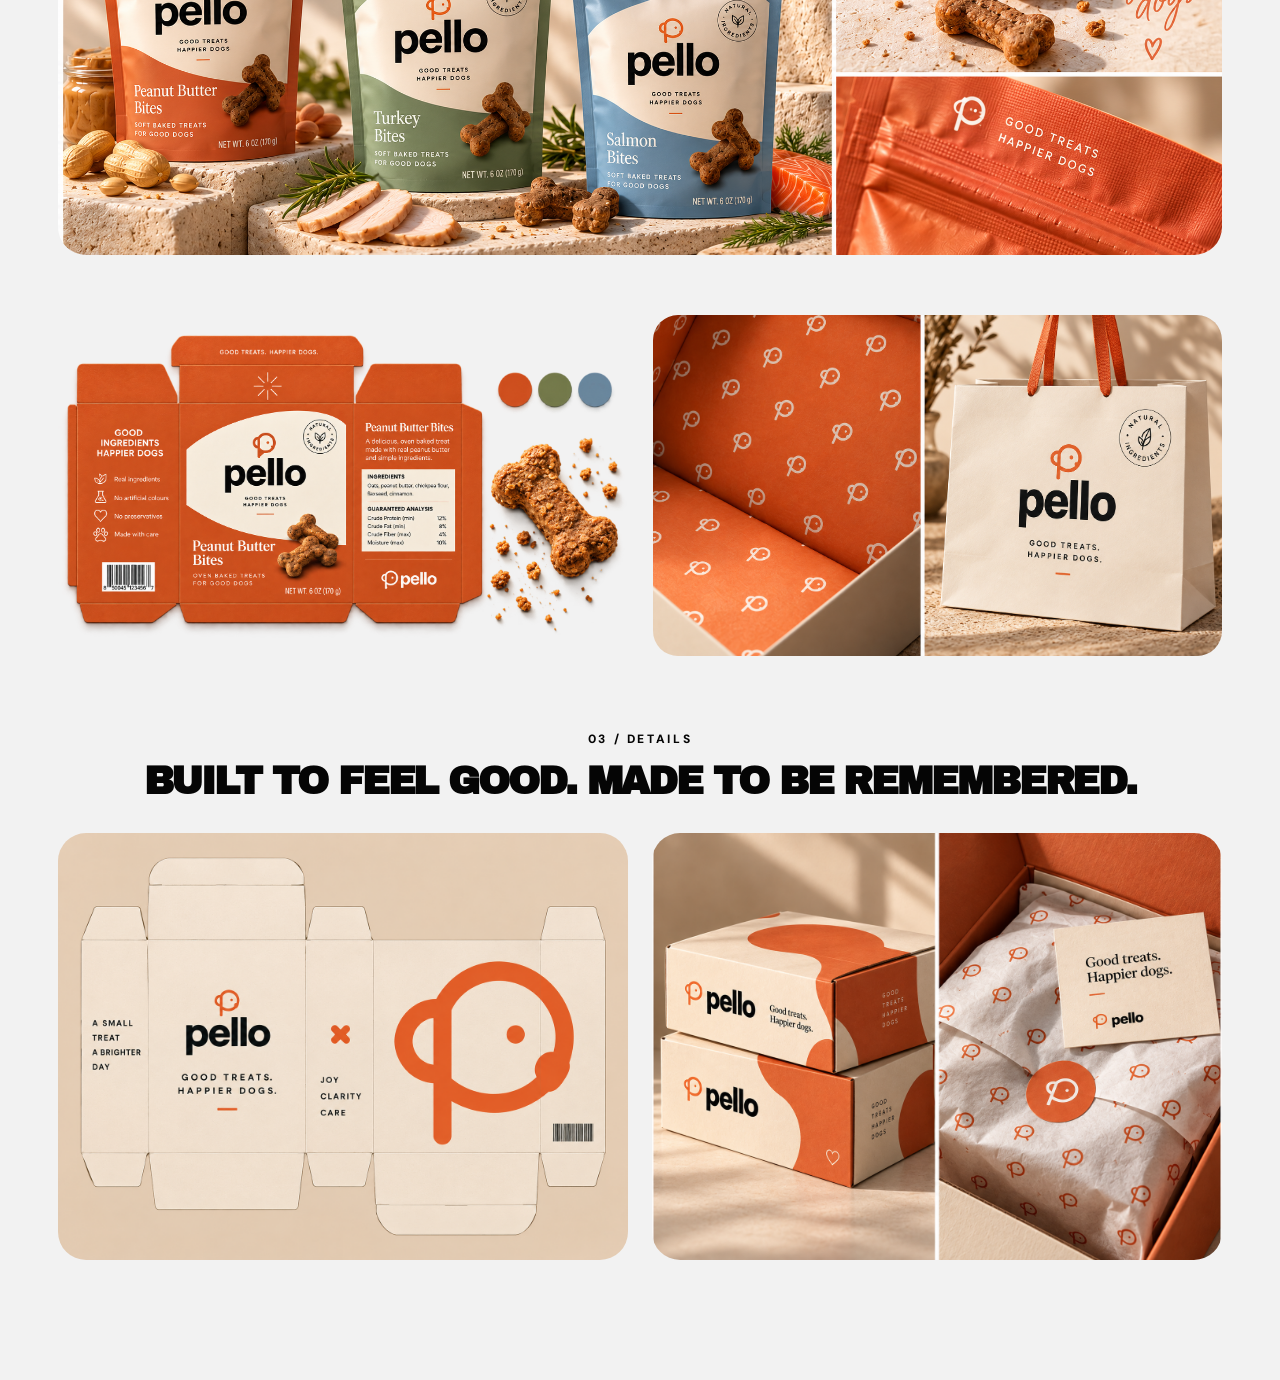
<file: packaging.html>
<!DOCTYPE html>
<html lang="en">
<head>
  <meta charset="UTF-8">
  <meta name="viewport"
        content="width=device-width, initial-scale=1.0">

  <title>Packaging — Valeryia Klushyna</title>

  <link rel="preconnect"
        href="https://fonts.googleapis.com">
  <link rel="preconnect"
        href="https://fonts.gstatic.com"
        crossorigin>

  <link
    href="https://fonts.googleapis.com/css2?family=Archivo+Black&family=DM+Sans:wght@400;500;600;700;800&display=swap"
    rel="stylesheet">

  <link rel="stylesheet" href="packaging.css">
  <script src="packaging.js" defer></script>
</head>

<body>

  <!-- FLOATING NEON STARS -->

  <div class="page-stars" aria-hidden="true">
    <span class="star s1">✦</span>
    <span class="star s2">✧</span>
    <span class="star s3">✦</span>
    <span class="star s4">✧</span>
    <span class="star s5">✦</span>
    <span class="star s6">✧</span>
    <span class="star s7">✦</span>
    <span class="star s8">✧</span>
  </div>

  <!-- HEADER -->

  <header class="site-header">

    <a class="site-brand" href="index.html">
      PORTFOLIO / VALERYIA KLUSHYNA
    </a>

    <button
      class="menu-toggle"
      type="button"
      aria-label="Open menu"
      aria-expanded="false"
      aria-controls="site-nav">

      <span></span>
      <span></span>
      <span></span>

    </button>

    <nav class="site-nav" id="site-nav">

      <a href="index.html">HOME</a>
      <a href="logo-design.html">LOGO DESIGN</a>
      <a href="brand-identity.html">BRAND IDENTITY</a>
      <a href="packaging.html" class="active">PACKAGING</a>
      <a href="editorial-print.html">EDITORIAL & PRINT</a>
      <a href="contact.html">
  CONTACT ↗
</a>

    </nav>

  </header>

  <main>

    <!-- HERO -->

    <section class="packaging-hero">

      <div class="hero-copy">

        <h1 class="packaging-title" aria-label="Packaging">
          PACKAGING
        </h1>

        <h2 class="hero-heading">
          PACKAGING THAT WORKS<br>
          BEFORE IT’S OPENED.
        </h2>

        <p class="hero-description">
          Structure, materials & visual systems
          designed for the shelf.
        </p>

        <a href="#packaging-project" class="view-project">
          <span>VIEW PROJECT</span>
          <span class="scroll-arrow" aria-hidden="true">↓</span>
        </a>

      </div>

      <!-- SAME IMAGE ALSO USED LOWER ON PAGE -->

      <div class="hero-image">
        <img
          src="assets/images/packaging-dieline.png"
          alt="Pello packaging dieline"
          fetchpriority="high">
      </div>

    </section>

    <!-- MAIN PROJECT -->

    <section id="packaging-project" class="packaging-content">

      <!-- WIDE STORY IMAGE -->

      <div class="story-image reveal">
        <img
          src="assets/images/packaging-story.png"
          alt="Pello ingredients and packaging visual story"
          loading="lazy">
      </div>

      <!-- 01 CONCEPT -->

      <section class="concept-section">

        <div class="concept-text reveal">

          <span class="section-label">01 / CONCEPT</span>

          <h2>
            DESIGNED FROM<br>
            THE INSIDE OUT.
          </h2>

          <p>
            A packaging system built around clarity,
            natural ingredients and everyday joy.
          </p>

        </div>

        <div class="concept-images">

          <div class="image-panel reveal">
            <img
              src="assets/images/packaging-anatomy.png"
              alt="Pello packaging construction details"
              loading="lazy">
          </div>

          <div class="image-panel reveal">
            <img
              src="assets/images/packaging-materials.png"
              alt="Pello materials and natural ingredients"
              loading="lazy">
          </div>

        </div>

      </section>

      <!-- 02 SYSTEM -->

      <section class="system-section">

        <div class="section-heading reveal">
          <span class="section-label">02 / SYSTEM</span>

          <h2>
            THREE RECIPES. ONE CLEAR VISUAL LANGUAGE.
          </h2>
        </div>

        <div class="wide-image reveal">
          <img
            src="assets/images/packaging-recipes.png"
            alt="Three Pello recipes and packaging details"
            loading="lazy">
        </div>

      </section>

      <!-- SECOND USE OF DIELINE -->

      <section class="packaging-comparison">

        <div class="comparison-item reveal">
          <img
            src="assets/images/packaging-dieline.png"
            alt="Pello unfolded packaging artwork"
            loading="lazy">
        </div>

        <div class="comparison-item reveal">
          <img
            src="assets/images/packaging-boxes.png"
            alt="Pello branded boxes and unboxing experience"
            loading="lazy">
        </div>

      </section>

    
<!-- 03 DETAILS -->

<section class="details-section">

  <div class="section-heading reveal">

    <span class="section-label">03 / DETAILS</span>

    <h2>
      BUILT TO FEEL GOOD.
      MADE TO BE REMEMBERED.
    </h2>

  </div>

  <!-- TWO IMAGES SIDE BY SIDE -->

  <div class="details-gallery">

    <!-- LEFT IMAGE -->

    <div class="detail-image reveal">
      <img
        src="assets/images/packaging-final-detail.png"
        alt="Pello packaging design details"
        loading="lazy">
    </div>

    <!-- RIGHT IMAGE -->

    <div class="detail-image reveal">
      <img
        src="assets/images/packaging-details.png"
        alt="Pello tissue paper and shopping bag"
        loading="lazy">
    </div>

  </div>

</section>


    </section>

  </main>

</body>
</html>
</file>
<file: style.css>
/* =========================================
   VALERYIA KLUSHYNA
   PORTFOLIO — HOME PAGE
========================================= */

/* 1. GLOBAL */

:root {
  --background: #CBE2F9;
  --black: #050505;
  --neon: #16C9FF;
}

* {
  margin: 0;
  padding: 0;
  box-sizing: border-box;
}

html {
  scroll-behavior: smooth;
}

body {
  background: var(--background);
  color: var(--black);
  font-family: "DM Sans", sans-serif;
  overflow-x: hidden;
}

a {
  color: inherit;
  text-decoration: none;
}

button {
  font: inherit;
  border: 0;
  background: transparent;
}

img,
video,
svg {
  display: block;
}

/* =========================================
   2. HEADER
========================================= */

.header {
  position: relative;
  z-index: 100;
  width: 100%;
  min-height: 53px;
  padding: 14px 24px;

  display: flex;
  justify-content: space-between;
  align-items: center;
  gap: 22px;

  background: var(--background);
}

.brand-name {
  font-size: 15px;
  font-weight: 800;
  letter-spacing: -0.035em;
  white-space: nowrap;
}

.navigation {
  display: flex;
  align-items: center;
  gap: 25px;
}

.navigation a {
  font-size: 14px;
  font-weight: 800;
  white-space: nowrap;
  transition: opacity 0.25s ease;
}

.navigation a:hover {
  opacity: 0.55;
}

.menu-toggle {
  display: none;
}

/* =========================================
   3. HERO
========================================= */

.hero {
  position: relative;
  width: 100%;
  height: calc(100svh - 53px);
  min-height: 550px;

  background: var(--background);
  overflow: hidden;
  isolation: isolate;
}

/* =========================================
   4. DESIGNER TITLE
========================================= */

.designer-title {
  position: absolute;
  z-index: 10;

  top: -18px;
  left: 0;

  width: 100%;
  margin: 0;
  padding: 0 12px;

  display: flex;
  align-items: center;
  justify-content: center;

  font-family: "Archivo Black", sans-serif;
  font-size: min(16.1vw, 285px);
  font-weight: 400;
  line-height: 0.95;
  letter-spacing: -0.095em;

  color: #000000;
  text-align: center;
  white-space: nowrap;
}

/* LETTER APPEARANCE */

.designer-title .letter {
  position: relative;
  display: inline-block;

  opacity: 0;

  animation: designerLetter 0.85s
    cubic-bezier(0.16, 1, 0.3, 1) forwards;

  animation-delay: calc(var(--i) * 0.12s);
}

@keyframes designerLetter {
  from {
    opacity: 0;
    transform: translateY(65px) rotate(4deg);
  }

  to {
    opacity: 1;
    transform: translateY(0) rotate(0);
  }
}

/* BLUE LIGHT SWEEP */

.designer-title .letter::after {
  content: attr(data-char);

  position: absolute;
  inset: 0;

  color: transparent;

  background: linear-gradient(
    90deg,
    transparent 0%,
    #008CFF 42%,
    #00D5FF 48%,
    #FFFFFF 51%,
    #00BFFF 57%,
    transparent 70%
  );

  background-size: 450% 100%;
  background-position: 100% 0;

  -webkit-background-clip: text;
  background-clip: text;

  pointer-events: none;

  animation: designerSweep 0.75s ease-in-out both;
  animation-delay: calc(1.15s + var(--i) * 0.11s);
}

@keyframes designerSweep {
  0% {
    background-position: 100% 0;
    filter: drop-shadow(0 0 0 transparent);
  }

  50% {
    filter: drop-shadow(0 0 12px #00BFFF);
  }

  100% {
    background-position: 0% 0;
    filter: drop-shadow(0 0 0 transparent);
  }
}

/* =========================================
   5. MACBOOK VIDEO
========================================= */

.hero-stage {
  position: absolute;
  z-index: 3;

  left: 50%;
  top: 55.2%;

  transform: translate(-50%, -50%);

  width: min(
    82vw,
    1180px,
    calc((100svh - 220px) * 1.58)
  );

  aspect-ratio: 1.58;
  margin: 0;
}

.laptop {
  position: absolute;
  inset: 0;
  z-index: 1;

  display: flex;
  justify-content: center;
  align-items: center;
}

.laptop video {
  width: 100%;
  height: 100%;
  object-fit: contain;

  -webkit-mask-image: none;
  mask-image: none;
}

/* =========================================
   6. FOLDER CONTAINER
========================================= */

.folders {
  position: absolute;
  inset: 0;
  z-index: 5;
  pointer-events: none;
}

.folder {
  position: absolute;

  display: block;
  width: 37%;

  opacity: 0;
  visibility: hidden;
  pointer-events: none;

  transform:
    translate3d(var(--start-x), var(--start-y), 0)
    scale(0.18)
    rotate(-12deg);

  will-change: transform, opacity;
}

.folder img {
  width: 100%;
  height: auto;

  filter: drop-shadow(
    0 12px 14px rgba(0, 0, 0, 0.14)
  );

  transition:
    transform 0.35s ease,
    filter 0.35s ease;
}

.folder:hover img {
  transform: translateY(-12px) scale(1.07);

  filter: drop-shadow(
    0 22px 20px rgba(0, 0, 0, 0.23)
  );
}

.folder:focus-visible {
  outline: 3px solid #050505;
  outline-offset: 5px;
}

/* =========================================
   7. FOLDER POSITIONS
========================================= */

/* PINK — LOGO DESIGN */

.folder-logo {
  left: -11%;
  top: 54%;

  --start-x: 170%;
  --start-y: -20%;
  --rotation: -9deg;

  z-index: 4;
}

/* GREEN — BRANDING */

.folder-branding {
  left: 7.5%;
  top: 10%;

  --start-x: 60%;
  --start-y: 125%;
  --rotation: 6deg;

  z-index: 3;
}

/* ORANGE — PACKAGING */

.folder-packaging {
  right: -11%;
  top: 16%;

  --start-x: -160%;
  --start-y: 90%;
  --rotation: 7deg;

  z-index: 5;
}

/* BEIGE — PRINT */

.folder-print {
  right: -1%;
  bottom: -1%;

  --start-x: -75%;
  --start-y: -120%;
  --rotation: -6deg;

  z-index: 6;
}

/* =========================================
   8. FOLDER FLY ANIMATION
========================================= */

.folder.fly {
  visibility: visible;
  pointer-events: auto;

  animation: folderFly 1.25s
    cubic-bezier(0.16, 1, 0.3, 1)
    forwards;
}

@keyframes folderFly {
  0% {
    opacity: 0;

    transform:
      translate3d(
        var(--start-x),
        var(--start-y),
        0
      )
      scale(0.18)
      rotate(-15deg);
  }

  35% {
    opacity: 1;
  }

  75% {
    opacity: 1;

    transform:
      translate3d(0, -15px, 0)
      scale(1.06)
      rotate(var(--rotation));
  }

  100% {
    opacity: 1;

    transform:
      translate3d(0, 0, 0)
      scale(1)
      rotate(0deg);
  }
}

/* =========================================
   9. NEON DECORATIVE STARS
========================================= */

.neon-decor {
  position: absolute;
  inset: 0;
  z-index: 4;

  pointer-events: none;
  overflow: hidden;
}

.hero-star {
  display: none;
}

.neon-star {
  position: absolute;

  font-family: Arial, sans-serif;
  font-size: 34px;
  line-height: 1;

  color: #35D4FF;

  text-shadow:
    0 0 5px rgba(255, 255, 255, 1),
    0 0 12px rgba(0, 191, 255, 0.85),
    0 0 26px rgba(0, 191, 255, 0.55);

  animation:
    neonFloatActive 4.4s ease-in-out infinite,
    neonPulse 2.2s ease-in-out infinite;
}

.ns-1 {
  top: 29%;
  left: 4%;
  font-size: 38px;
  animation-delay: 0s;
}

.ns-2 {
  top: 47%;
  right: 4%;
  font-size: 42px;
  animation-delay: -1.2s;
}

.ns-3 {
  bottom: 26%;
  left: 7%;
  font-size: 27px;
  animation-delay: -2.1s;
}

.ns-4 {
  bottom: 21%;
  right: 6%;
  font-size: 30px;
  animation-delay: -3s;
}

.ns-5 {
  top: 35%;
  left: 11%;
  font-size: 24px;
  animation-delay: -0.6s;
}

.ns-6 {
  top: 65%;
  right: 11%;
  font-size: 24px;
  animation-delay: -2.6s;
}

.ns-7 {
  top: 61%;
  left: 2.5%;
  font-size: 20px;
  animation-delay: -3.7s;
}

.ns-8 {
  top: 27%;
  right: 10%;
  font-size: 22px;
  animation-delay: -1.8s;
}

@keyframes neonFloatActive {
  0%, 100% {
    transform:
      translateY(0)
      rotate(0deg)
      scale(0.92);
  }

  25% {
    transform:
      translateY(-8px)
      rotate(8deg)
      scale(1.04);
  }

  50% {
    transform:
      translateY(-15px)
      rotate(-6deg)
      scale(1.12);
  }

  75% {
    transform:
      translateY(-7px)
      rotate(7deg)
      scale(1.02);
  }
}

@keyframes neonPulse {
  0%, 100% {
    opacity: 0.65;
    filter: brightness(1);
  }

  50% {
    opacity: 1;
    filter: brightness(1.35);
  }
}

/* =========================================
   10. SOFTWARE ICONS
========================================= */

.software-strip {
  position: absolute;
  z-index: 20;

  right: 25px;
  bottom: 16px;

  width: auto;

  display: flex;
  align-items: center;
  justify-content: flex-end;
  flex-wrap: nowrap;
  gap: 12px;

  margin: 0;
  padding: 0;
}

.software-icon {
  width: 56px;
  height: 56px;
  flex-shrink: 0;

  display: flex;
  align-items: center;
  justify-content: center;

  overflow: hidden;
  border-radius: 13px;

  cursor: default;

  box-shadow:
    0 7px 16px rgba(0, 0, 0, 0.13);

  transition:
    transform 0.3s ease,
    box-shadow 0.3s ease;
}

.software-icon:hover {
  transform: translateY(-8px) scale(1.08);

  box-shadow:
    0 14px 24px rgba(0, 0, 0, 0.18);
}

/* ILLUSTRATOR */

.software-icon.ai {
  background: #330000;
  border: 2px solid #FF9A00;
  color: #FF9A00;
}

/* PHOTOSHOP */

.software-icon.ps {
  background: #001E36;
  border: 2px solid #31A8FF;
  color: #31A8FF;
}

/* INDESIGN */

.software-icon.id {
  background: #49021F;
  border: 2px solid #FF3366;
  color: #FF3366;
}

.software-icon.adobe span {
  font-family: Arial, sans-serif;
  font-size: 31px;
  font-weight: 600;
  letter-spacing: -2px;
}

/* FIGMA */

.software-icon.figma {
  background: #FFFFFF;
}

.software-icon.figma svg {
  width: 30px;
  height: 40px;
}

/* CANVA */

.software-icon.canva {
  background: linear-gradient(
    135deg,
    #00C4CC,
    #34A7D1 45%,
    #7D2AE8
  );

  color: #FFFFFF;
}

.software-icon.canva span {
  font-family: Georgia, serif;
  font-size: 40px;
  font-style: italic;
  font-weight: bold;
}

/* =========================================
   11. HIDDEN OLD ELEMENTS
========================================= */

.watermark-cover,
.sound-toggle,
.bottom-words {
  display: none;
}

/* =========================================
   12. MEDIUM DESKTOP / TABLET
========================================= */

@media (min-width: 768px) and (max-width: 1199px) {

  .header {
    padding: 14px 20px;
  }

  .brand-name {
    font-size: 12px;
  }

  .navigation {
    gap: 12px;
  }

  .navigation a {
    font-size: 10px;
  }

  .designer-title {
    font-size: 15.8vw;
  }

  .hero-stage {
    width: min(
      92vw,
      calc((100svh - 205px) * 1.58)
    );
  }

  .folder {
    width: 36%;
  }

  .software-icon {
    width: 49px;
    height: 49px;
  }

  .software-icon.adobe span {
    font-size: 28px;
  }

  .software-icon.figma svg {
    width: 27px;
    height: 36px;
  }

  .software-icon.canva span {
    font-size: 36px;
  }
}

/* =========================================
   13. MOBILE MENU
========================================= */

@media (max-width: 767px) {

  .header {
    min-height: 62px;
    padding: 14px 16px;
  }

  .brand-name {
    font-size: 11px;
    max-width: 76%;
    white-space: normal;
    line-height: 1.2;
  }

  .menu-toggle {
    display: flex;
    flex-direction: column;
    justify-content: center;
    gap: 5px;

    width: 38px;
    height: 36px;

    cursor: pointer;
  }

  .menu-toggle span {
    width: 27px;
    height: 2px;
    background: #050505;
  }

  .navigation {
    position: absolute;
    top: 100%;
    left: 0;
    right: 0;

    display: none;
    flex-direction: column;
    align-items: flex-start;
    gap: 22px;

    padding: 25px 18px 30px;
    background: var(--background);

    box-shadow: 0 15px 25px rgba(0,0,0,0.06);
  }

  .navigation.open {
    display: flex;
  }

  .navigation a {
    font-size: 16px;
  }

  /* MOBILE HERO */

  .hero {
    height: auto;
    min-height: calc(100svh - 62px);
    padding: 8px 0 28px;

    display: flex;
    flex-direction: column;
    align-items: center;

    overflow: hidden;
  }

  /* MOBILE DESIGNER */

  .designer-title {
    position: relative;
    top: auto;
    left: auto;

    width: 100%;
    padding: 0 5px;

    font-size: 15.8vw;
    line-height: 1;

    flex-shrink: 0;
  }

  .designer-title .letter {
    animation-delay: calc(var(--i) * 0.1s);
  }

  /* MOBILE MACBOOK */

  .hero-stage {
    position: relative;

    left: 50%;
    top: auto;

    width: 122vw;
    max-width: none;

    margin: 25px 0 0;

    transform: translateX(-50%);
    flex-shrink: 0;
  }

  /* MOBILE FOLDERS */

  .folder {
    width: 34%;
  }

  .folder-logo {
    left: 7%;
    top: 49%;
  }

  .folder-branding {
    left: 21%;
    top: 8%;
  }

  .folder-packaging {
    right: 6%;
    top: 13%;
  }

  .folder-print {
    right: 13%;
    bottom: 0%;
  }

  /* MOBILE SOFTWARE ICONS */

  .software-strip {
    position: relative;

    right: auto;
    bottom: auto;

    width: 100%;
    margin: 24px auto 0;
    padding: 0 12px;

    justify-content: center;
    gap: 10px;
  }

  .software-icon {
    width: clamp(42px, 12vw, 54px);
    height: clamp(42px, 12vw, 54px);
    border-radius: 12px;
  }

  .software-icon.adobe span {
    font-size: 28px;
  }

  .software-icon.figma svg {
    width: 29px;
    height: 38px;
  }

  .software-icon.canva span {
    font-size: 36px;
  }

  /* MOBILE STARS */

  .neon-star {
    font-size: 22px;
  }

  .ns-1 {
    top: 18%;
    left: 3%;
  }

  .ns-2 {
    top: 37%;
    right: 3%;
  }

  .ns-3 {
    bottom: 25%;
    left: 4%;
  }

  .ns-4 {
    bottom: 32%;
    right: 4%;
  }

  .ns-5,
  .ns-6,
  .ns-7,
  .ns-8 {
    display: none;
  }
}

/* =========================================
   14. SHORT DESKTOP SCREENS
========================================= */

@media (min-width: 768px) and (max-height: 700px) {

  .designer-title {
    font-size: min(15.5vw, 26svh);
  }

  .hero-stage {
    top: 53%;

    width: min(
      79vw,
      calc((100svh - 165px) * 1.58)
    );
  }

  .software-icon {
    width: 45px;
    height: 45px;
  }

  .software-icon.adobe span {
    font-size: 26px;
  }

  .software-icon.figma svg {
    width: 25px;
    height: 34px;
  }

  .software-icon.canva span {
    font-size: 33px;
  }

  .software-strip {
    bottom: 10px;
  }
}

/* =========================================
   15. ACCESSIBILITY
========================================= */

@media (prefers-reduced-motion: reduce) {

  html {
    scroll-behavior: auto;
  }

  .designer-title .letter {
    opacity: 1;
    transform: none;
    animation: none;
  }

  .designer-title .letter::after {
    display: none;
  }

  .folder.fly {
    opacity: 1;
    transform: none;
    animation: none;
  }

  .neon-star {
    opacity: 0.75;
    animation: none;
  }

  .folder img,
  .software-icon {
    transition: none;
  }
}

/* =========================================
   FINAL MOBILE FIX
   HOME PAGE — RESPONSIVE COMPOSITION
========================================= */

@media (max-width: 767px) {

  /* 1. REMOVE EXTRA EMPTY SPACE */

  .hero {
    position: relative;

    display: flex;
    flex-direction: column;
    align-items: center;

    width: 100%;
    height: auto;
    min-height: 0;

    padding: 12px 0 24px;
    margin: 0;

    overflow: hidden;
  }

  /* 2. DESIGNER TITLE */

  .designer-title {
    position: relative;

    top: auto;
    left: auto;

    width: 100%;
    max-width: 100%;

    margin: 0;
    padding: 0 5px;

    font-size: 15.8vw;
    line-height: 1;

    letter-spacing: -0.095em;
    white-space: nowrap;

    flex-shrink: 0;
    z-index: 10;
  }

  /* 3. CENTER ENTIRE MACBOOK COMPOSITION */

  .hero-stage {
    position: relative;

    left: 50%;
    top: auto;
    right: auto;
    bottom: auto;

    width: 108vw;
    max-width: none;
    height: auto;

    aspect-ratio: 1.58;

    margin: 12px 0 0;
    padding: 0;

    transform: translateX(-50%);

    flex-shrink: 0;
    z-index: 3;
  }

  /* 4. KEEP VIDEO INSIDE THE COMPOSITION */

  .laptop {
    position: absolute;
    inset: 0;

    width: 100%;
    height: 100%;
  }

  .laptop video {
    display: block;

    width: 100%;
    height: 100%;

    object-fit: contain;
  }

  /* 5. FOLDERS KEEP THEIR PROPORTIONS */

  .folders {
    position: absolute;
    inset: 0;

    width: 100%;
    height: 100%;

    pointer-events: none;
  }

  .folder {
    width: 36.5%;
    max-width: none;
  }

  .folder img {
    display: block;
    width: 100%;
    height: auto;
  }

  /* PINK — LOGO DESIGN */

  .folder-logo {
    left: 4%;
    right: auto;
    top: 49%;
    bottom: auto;
  }

  /* GREEN — BRANDING */

  .folder-branding {
    left: 17%;
    right: auto;
    top: 8%;
    bottom: auto;
  }

  /* ORANGE — PACKAGING */

  .folder-packaging {
    left: auto;
    right: 4%;
    top: 13%;
    bottom: auto;
  }

  /* BEIGE — PRINT */

  .folder-print {
    left: auto;
    right: 10%;
    top: auto;
    bottom: 0%;
  }

  /* 6. SOFTWARE ICONS UNDER THE COMPOSITION */

  .software-strip {
    position: relative;

    left: auto;
    right: auto;
    top: auto;
    bottom: auto;

    display: flex;
    align-items: center;
    justify-content: center;

    width: 100%;
    max-width: 100%;

    margin: 8px auto 0;
    padding: 0 10px;

    gap: clamp(6px, 2vw, 12px);

    flex-wrap: nowrap;
    flex-shrink: 0;
    z-index: 20;
  }

  .software-icon {
    width: clamp(40px, 11.5vw, 54px);
    height: clamp(40px, 11.5vw, 54px);

    flex-shrink: 0;
    border-radius: 11px;
  }

  .software-icon.adobe span {
    font-size: clamp(23px, 7vw, 30px);
  }

  .software-icon.figma svg {
    width: 55%;
    height: 75%;
  }

  .software-icon.canva span {
    font-size: clamp(29px, 8vw, 38px);
  }

  /* 7. KEEP STARS VISIBLE */

  .neon-decor {
    position: absolute;
    inset: 0;

    z-index: 4;
    pointer-events: none;
  }

  .neon-star {
    font-size: 24px;
  }

  .ns-1 {
    top: 25%;
    left: 3%;
  }

  .ns-2 {
    top: 43%;
    right: 3%;
  }

  .ns-3 {
    bottom: 13%;
    left: 4%;
  }

  .ns-4 {
    bottom: 10%;
    right: 4%;
  }

}

/* =========================================
   SMALL MOBILE SCREENS
========================================= */

@media (max-width: 390px) {

  .hero-stage {
    width: 106vw;
    margin-top: 10px;
  }

  .folder {
    width: 36%;
  }

  .folder-logo {
    left: 4%;
  }

  .folder-branding {
    left: 16%;
  }

  .folder-packaging {
    right: 4%;
  }

  .folder-print {
    right: 9%;
  }

  .software-strip {
    margin-top: 6px;
    gap: 7px;
  }

  .hero {
    padding-bottom: 18px;
  }
}

/* =========================================
   LANDSCAPE PHONES
========================================= */

@media (max-width: 767px) and
       (orientation: landscape) {

  .hero-stage {
    width: min(95vw, 750px);
  }

  .designer-title {
    font-size: 13vw;
  }

  .hero {
    padding-bottom: 25px;
  }
}

/* =========================================
   REMOVE EMPTY SPACE — MOBILE HOME
========================================= */

@media (max-width: 767px) {

  html,
  body {
    min-height: 0;
  }

  .hero {
    height: auto !important;
    min-height: 0 !important;
    max-height: none !important;

    padding-bottom: 25px !important;
    margin-bottom: 0 !important;
  }

  .software-strip {
    margin-bottom: 0 !important;
  }

}

/* =========================================
   MOBILE HOME — COMPACT HEIGHT FIX
========================================= */

@media (max-width: 767px) {

  /* MAIN PAGE */

  main.hero {
    display: flex !important;
    flex-direction: column !important;
    align-items: center !important;
    justify-content: flex-start !important;

    height: auto !important;
    min-height: 0 !important;
    max-height: none !important;

    padding-top: 12px !important;
    padding-bottom: 20px !important;
  }

  /* DESIGNER TITLE */

  main.hero .designer-title {
    flex: 0 0 auto;
  }

  /* MACBOOK AND FOLDERS */

  main.hero .hero-stage {
    position: relative;

    flex: 0 0 auto;

    width: 108vw;
    height: auto;

    aspect-ratio: 1.58;

    margin-top: 12px;
    margin-bottom: 0;
  }

  /* SOFTWARE ICONS */

  main.hero .software-strip {
    position: relative;

    flex: 0 0 auto;

    margin-top: 8px !important;
    margin-bottom: 0 !important;
  }

  /* AVOID UNNECESSARY PAGE HEIGHT */

  body {
    height: auto !important;
    min-height: 0 !important;
  }

}

/* =========================================
   MOBILE — REMOVE BLUE EMPTY BACKGROUND
========================================= */

@media (max-width: 767px) {

  html {
    min-height: 0 !important;
    background: #F2F2F2 !important;
  }

  body {
    min-height: 0 !important;
    height: auto !important;
    background: #F2F2F2 !important;
  }

  .header,
  main.hero {
    background: #CFE3F5;
  }

  main.hero {
    min-height: 0 !important;
    height: auto !important;
    padding-bottom: 20px !important;
  }
}
/* =========================================
   EXTRA MOBILE STARS FOR EMPTY LOWER SPACE
========================================= */

.mobile-star {
  opacity: 0;
}

@media (max-width: 767px) {

  .neon-decor {
    position: absolute;
    inset: 0;
    pointer-events: none;
    z-index: 2;
    overflow: hidden;
  }

  .neon-star {
    position: absolute;
    display: block;
    line-height: 1;
    user-select: none;
    pointer-events: none;
  }

  /* existing stars become a little brighter on mobile */
  .ns-1, .ns-2, .ns-3, .ns-4,
  .ns-5, .ns-6, .ns-7, .ns-8 {
    opacity: 0.9;
    animation: mobileStarTwinkle 3.6s ease-in-out infinite;
  }

  /* additional bottom stars */
  .mobile-star {
    opacity: 0.85;
    animation: mobileStarTwinkle 3.8s ease-in-out infinite;
  }

  .mbs-1 {
    left: 8%;
    top: 70%;
    font-size: 24px;
    color: #76e7ff;
    text-shadow: 0 0 10px rgba(118, 231, 255, 0.75);
    animation-delay: 0s;
  }

  .mbs-2 {
    left: 22%;
    top: 76%;
    font-size: 18px;
    color: #d6ff00;
    text-shadow: 0 0 10px rgba(214, 255, 0, 0.7);
    animation-delay: 0.4s;
  }

  .mbs-3 {
    left: 39%;
    top: 73%;
    font-size: 26px;
    color: #ff4db8;
    text-shadow: 0 0 12px rgba(255, 77, 184, 0.7);
    animation-delay: 0.8s;
  }

  .mbs-4 {
    left: 57%;
    top: 79%;
    font-size: 17px;
    color: #76e7ff;
    text-shadow: 0 0 10px rgba(118, 231, 255, 0.75);
    animation-delay: 1.2s;
  }

  .mbs-5 {
    left: 76%;
    top: 72%;
    font-size: 28px;
    color: #d6ff00;
    text-shadow: 0 0 12px rgba(214, 255, 0, 0.7);
    animation-delay: 1.6s;
  }

  .mbs-6 {
    left: 88%;
    top: 81%;
    font-size: 20px;
    color: #ffb347;
    text-shadow: 0 0 10px rgba(255, 179, 71, 0.75);
    animation-delay: 2s;
  }

  .mbs-7 {
    left: 12%;
    top: 87%;
    font-size: 30px;
    color: #76e7ff;
    text-shadow: 0 0 14px rgba(118, 231, 255, 0.75);
    animation-delay: 0.6s;
  }

  .mbs-8 {
    left: 30%;
    top: 92%;
    font-size: 19px;
    color: #ff4db8;
    text-shadow: 0 0 10px rgba(255, 77, 184, 0.7);
    animation-delay: 1s;
  }

  .mbs-9 {
    left: 48%;
    top: 89%;
    font-size: 24px;
    color: #d6ff00;
    text-shadow: 0 0 12px rgba(214, 255, 0, 0.7);
    animation-delay: 1.4s;
  }

  .mbs-10 {
    left: 66%;
    top: 94%;
    font-size: 16px;
    color: #76e7ff;
    text-shadow: 0 0 10px rgba(118, 231, 255, 0.75);
    animation-delay: 1.8s;
  }

  .mbs-11 {
    left: 83%;
    top: 88%;
    font-size: 27px;
    color: #ffb347;
    text-shadow: 0 0 12px rgba(255, 179, 71, 0.75);
    animation-delay: 2.2s;
  }

  .mbs-12 {
    left: 60%;
    top: 84%;
    font-size: 21px;
    color: #ff4db8;
    text-shadow: 0 0 11px rgba(255, 77, 184, 0.7);
    animation-delay: 2.6s;
  }

  @keyframes mobileStarTwinkle {
    0% {
      opacity: 0.15;
      transform: scale(0.7) translateY(0px) rotate(0deg);
    }
    25% {
      opacity: 1;
      transform: scale(1.08) translateY(-3px) rotate(4deg);
    }
    50% {
      opacity: 0.45;
      transform: scale(0.85) translateY(1px) rotate(-3deg);
    }
    75% {
      opacity: 0.95;
      transform: scale(1.12) translateY(-2px) rotate(2deg);
    }
    100% {
      opacity: 0.15;
      transform: scale(0.72) translateY(0px) rotate(0deg);
    }
  }

}

/* EXTRA STARS — MOBILE HOME ONLY */

@media (min-width: 768px) {
  .mobile-star {
    display: none !important;
  }
}

@media (prefers-reduced-motion: reduce) {
  .mobile-star {
    animation: none !important;
  }
}

/* =========================================
   MOBILE HOME — BLUE FULL SCREEN
   STARS BELOW SOFTWARE ICONS
========================================= */

@media (max-width: 767px) {

  /* BLUE BACKGROUND TO BOTTOM OF SCREEN */

  html,
  body {
    background: #CFE3F5 !important;
    min-height: 100% !important;
  }

  body {
    min-height: 100svh !important;
  }

  .header {
    background: #CFE3F5 !important;
  }

  main.hero {
    position: relative !important;

    display: flex !important;
    flex-direction: column !important;
    align-items: center !important;
    justify-content: flex-start !important;

    min-height: calc(100svh - 62px) !important;
    height: auto !important;
    max-height: none !important;

    padding-bottom: 30px !important;
    background: #CFE3F5 !important;

    overflow: hidden;
  }

  /* KEEP ORIGINAL CONTENT AT THE TOP */

  main.hero .designer-title,
  main.hero .hero-stage,
  main.hero .software-strip {
    flex-shrink: 0;
  }

  /* STARS COVER THE ENTIRE HERO HEIGHT */

  main.hero .neon-decor {
    position: absolute !important;
    inset: 0 !important;

    width: 100%;
    height: 100% !important;

    z-index: 2;
    pointer-events: none;
    overflow: hidden;
  }

  /* NEW STARS ONLY IN LOWER PART */

  main.hero .mobile-star {
    display: block !important;
    position: absolute;

    opacity: 0;

    animation: lowerStarGlow 3.7s ease-in-out infinite !important;
  }

  .mbs-1  { left: 9%;  top: 64%; font-size: 27px; animation-delay: -0.2s !important; }
  .mbs-2  { left: 28%; top: 69%; font-size: 17px; animation-delay: -1.4s !important; }
  .mbs-3  { left: 48%; top: 65%; font-size: 34px; animation-delay: -2.3s !important; }
  .mbs-4  { left: 76%; top: 70%; font-size: 22px; animation-delay: -0.9s !important; }
  .mbs-5  { left: 87%; top: 62%; font-size: 31px; animation-delay: -2.7s !important; }
  .mbs-6  { left: 15%; top: 78%; font-size: 21px; animation-delay: -1.8s !important; }
  .mbs-7  { left: 37%; top: 82%; font-size: 37px; animation-delay: -0.5s !important; }
  .mbs-8  { left: 65%; top: 78%; font-size: 19px; animation-delay: -2.1s !important; }
  .mbs-9  { left: 88%; top: 87%; font-size: 28px; animation-delay: -1.1s !important; }
  .mbs-10 { left: 10%; top: 92%; font-size: 16px; animation-delay: -3.1s !important; }
  .mbs-11 { left: 52%; top: 93%; font-size: 29px; animation-delay: -1.6s !important; }
  .mbs-12 { left: 75%; top: 95%; font-size: 19px; animation-delay: -2.6s !important; }

  @keyframes lowerStarGlow {
    0%, 100% {
      opacity: 0.12;
      transform: translateY(5px) scale(0.65) rotate(-12deg);
      filter: brightness(1);
    }

    45% {
      opacity: 1;
      transform: translateY(-8px) scale(1.25) rotate(12deg);
      filter: brightness(1.35);
    }

    70% {
      opacity: 0.38;
      transform: translateY(-2px) scale(0.9) rotate(0deg);
    }
  }

}

/* HIDE EXTRA STARS ON TABLETS AND DESKTOP */

@media (min-width: 768px) {
  .mobile-star {
    display: none !important;
  }
}

/* REDUCED MOTION */

@media (prefers-reduced-motion: reduce) {
  .mobile-star {
    animation: none !important;
    opacity: 0.7 !important;
  }
}

/* =========================================
   DESIGNER — BLUE NEON OUTLINE
========================================= */

.designer-title {
  -webkit-text-stroke: 1.2px #19BFFF;

  filter:
    drop-shadow(0 0 3px rgba(0, 191, 255, 0.45))
    drop-shadow(0 0 8px rgba(0, 191, 255, 0.22));
}

/* =========================================
   BLUE NEON TITLE OUTLINE
========================================= */

.title-letter {
  -webkit-text-stroke: 1.2px #19BFFF;

  filter:
    drop-shadow(0 0 3px rgba(0, 191, 255, 0.45))
    drop-shadow(0 0 8px rgba(0, 191, 255, 0.22));
}

/* =========================================
   DESKTOP — MOVE DESIGNER TITLE UP
========================================= */

@media (min-width: 1024px) {
  .designer-title {
    transform: translateY(-45px);
  }
}

/* =========================================
   DESKTOP — MOVE DESIGNER TITLE UP
========================================= */

@media (min-width: 1024px) {
  .designer-title {
    transform: translateY(-45px);
  }
}



/* DESKTOP — FINAL COMPOSITION */

@media (min-width: 1200px) {

  /* Make DESIGNER slightly larger */
  main.hero .designer-title {
    font-size: 11.5vw !important;
    top: 0 !important;
    transform: none !important;
  }

  /* Keep laptop and folders below title */
  main.hero .hero-stage {
    top: 56% !important;

    width: min(
      76vw,
      1100px,
      calc((100svh - 260px) * 1.58)
    ) !important;
  }

  /* Keep software icons at bottom */
  main.hero .software-strip {
    bottom: 10px !important;
  }

}
</file>
<file: brand-identity.css>
/* =========================================
   BRAND IDENTITY PAGE
   VALERYIA KLUSHYNA
========================================= */

:root {
  --blue: #CBE2F9;
  --electric: #00BFFF;
  --background: #F2F2F2;
  --black: #050505;
}

* {
  margin: 0;
  padding: 0;
  box-sizing: border-box;
}

html {
  scroll-behavior: smooth;
}

body {
  background: var(--background);
  color: var(--black);
  font-family: "DM Sans", sans-serif;
  overflow-x: hidden;
}

a {
  color: inherit;
  text-decoration: none;
}

img {
  display: block;
  max-width: 100%;
}

button {
  font: inherit;
}

/* =========================================
   HEADER
========================================= */

.site-header {
  position: sticky;
  top: 0;
  z-index: 100;

  background: var(--blue);

  min-height: 56px;
  padding: 14px 24px;

  display: flex;
  justify-content: space-between;
  align-items: center;
  gap: 22px;
}

.site-brand {
  font-size: 14px;
  font-weight: 800;
  letter-spacing: -0.035em;
  white-space: nowrap;
}

.site-nav {
  display: flex;
  align-items: center;
  gap: 22px;
}

.site-nav a {
  font-size: 12px;
  font-weight: 800;
  white-space: nowrap;
  transition: opacity 0.25s;
}

.site-nav a:hover {
  opacity: 0.55;
}

.menu-toggle {
  display: none;
}

/* =========================================
   HERO
========================================= */

.brand-hero {
  position: relative;

  width: min(1560px, 94%);
  min-height: 390px;

  margin: 0 auto;

  display: grid;
  grid-template-columns: 44% 56%;
  align-items: center;
  gap: 0;

  padding: 20px 0 0;
}

.hero-copy {
  position: relative;
  z-index: 3;

  padding-left: 3%;
}

.brand-title {
  font-family: "Archivo Black", sans-serif;
  font-size: clamp(54px, 7.4vw, 145px);
  font-weight: 400;
  letter-spacing: -0.085em;
  line-height: 0.91;

  color: #050505;
}

.title-line {
  display: block;
  white-space: nowrap;
}

.title-letter {
  position: relative;
  display: inline-block;
  opacity: 0;

  animation:
    letterRise 0.75s
    cubic-bezier(0.16, 1, 0.3, 1)
    forwards;

  animation-delay: calc(var(--i) * 0.075s);
}

/* NEON LIGHT RUNNING ACROSS TEXT */

.title-letter::after {
  content: attr(data-char);

  position: absolute;
  inset: 0;

  color: transparent;

  background: linear-gradient(
    90deg,
    transparent 0%,
    #008CFF 38%,
    #00D5FF 47%,
    #FFFFFF 52%,
    #00BFFF 60%,
    transparent 72%
  );

  background-size: 450% 100%;
  background-position: 100% 0;

  -webkit-background-clip: text;
  background-clip: text;

  pointer-events: none;

  animation: blueSweep 0.85s ease-in-out both;
  animation-delay: calc(0.75s + var(--i) * 0.09s);
}

@keyframes letterRise {
  from {
    opacity: 0;
    transform: translateY(40px) rotate(3deg);
  }

  to {
    opacity: 1;
    transform: translateY(0) rotate(0);
  }
}

@keyframes blueSweep {
  0% {
    background-position: 100% 0;
    filter: none;
  }

  50% {
    filter: drop-shadow(0 0 13px #00BFFF);
  }

  100% {
    background-position: 0% 0;
    filter: none;
  }
}

/* HERO SUBTITLE */

.hero-subtitle {
  margin-top: 14px;

  font-size: clamp(17px, 1.65vw, 27px);
  font-weight: 800;
  line-height: 1.2;
  letter-spacing: -0.025em;
}

/* VIEW PROJECTS BUTTON */

.explore-button {
  width: max-content;

  display: flex;
  align-items: center;
  gap: 35px;

  margin-top: 20px;
  padding: 13px 20px;

  background: var(--blue);

  font-size: clamp(15px, 1.25vw, 20px);
  font-weight: 800;

  transition:
    transform 0.3s,
    background 0.3s;
}

.explore-button:hover {
  transform: translateY(-5px);
  background: #A8DFFF;
}

.explore-button span:last-child {
  font-size: 28px;
  font-weight: 500;
}

/* HERO IMAGE */

.hero-art {
  display: flex;
  align-items: center;
  justify-content: center;
  min-width: 0;
}

.hero-art img {
  width: 100%;
  max-width: none;
  height: auto;

  animation: heroEnter 1.15s
    cubic-bezier(0.16, 1, 0.3, 1) both;
}

@keyframes heroEnter {
  from {
    opacity: 0;
    transform: translateY(55px) scale(0.88);
  }

  to {
    opacity: 1;
    transform: translateY(0) scale(1);
  }
}

/* =========================================
   PROJECT GALLERY
========================================= */

.projects-section {
  width: min(1560px, 94%);
  margin: 35px auto 90px;
  scroll-margin-top: 80px;
}

.projects-grid {
  display: grid;
  grid-template-columns: repeat(4, minmax(0, 1fr));
  column-gap: 26px;
  row-gap: 50px;
}

.brand-card {
  min-width: 0;
}

.card-visual {
  display: flex;
  align-items: center;
  justify-content: center;

  width: 100%;
  height: clamp(230px, 25vw, 390px);

  transition: transform 0.35s ease;
}

.card-visual:hover {
  transform: translateY(-12px);
}

.card-visual img {
  width: 100%;
  height: 100%;
  object-fit: contain;

  transition:
    transform 0.4s ease,
    filter 0.4s ease;
}

.card-visual:hover img {
  transform: scale(1.055);
  filter: drop-shadow(
    0 15px 17px rgba(0, 0, 0, 0.12)
  );
}

/* CARD CAPTIONS */

.card-info {
  display: flex;
  align-items: flex-start;
  gap: 12px;

  padding-top: 12px;
}

.card-number {
  display: inline-flex;
  align-items: center;
  justify-content: center;

  width: 38px;
  height: 38px;
  flex-shrink: 0;

  background: var(--blue);

  font-size: 17px;
  font-weight: 800;
}

.card-text {
  flex: 1;
  min-width: 0;
}

.card-text h2 {
  font-size: clamp(14px, 1.15vw, 19px);
  font-weight: 800;
  line-height: 1.15;
}

.card-text p {
  margin-top: 9px;
  font-size: clamp(11px, 0.9vw, 14px);
  line-height: 1.4;
  color: #565656;
}

.card-arrow {
  width: 42px;
  height: 42px;

  flex-shrink: 0;

  border: 1.5px solid #000;
  border-radius: 50%;

  display: flex;
  align-items: center;
  justify-content: center;

  font-size: 25px;

  transition:
    background 0.3s,
    transform 0.3s;
}

.card-arrow:hover {
  background: var(--blue);
  transform: translateX(4px);
}

/* =========================================
   SCROLL REVEAL
========================================= */

.reveal {
  opacity: 0;
  transform: translateY(50px);

  transition:
    opacity 0.85s ease,
    transform 0.85s
      cubic-bezier(0.22, 1, 0.36, 1);
}

.reveal.visible {
  opacity: 1;
  transform: translateY(0);
}

.brand-card:nth-child(2) {
  transition-delay: 0.1s;
}

.brand-card:nth-child(3) {
  transition-delay: 0.2s;
}

.brand-card:nth-child(4) {
  transition-delay: 0.3s;
}

/* =========================================
   NEON STARS
========================================= */

.page-stars {
  position: fixed;
  inset: 0;
  z-index: 5;

  pointer-events: none;
  overflow: hidden;
}

.star {
  position: absolute;

  color: #24CFFF;
  font-family: Arial, sans-serif;
  font-size: 28px;
  line-height: 1;

  text-shadow:
    0 0 6px #FFFFFF,
    0 0 14px rgba(0,191,255,0.85),
    0 0 28px rgba(0,191,255,0.4);

  animation:
    starFloat 4.8s ease-in-out infinite,
    starPulse 2.2s ease-in-out infinite;
}

.s1 { top: 19%; left: 1.5%; font-size: 34px; }
.s2 { top: 35%; right: 2%; font-size: 27px; animation-delay: -1s; }
.s3 { top: 59%; left: 3%; font-size: 22px; animation-delay: -2s; }
.s4 { top: 72%; right: 3%; font-size: 32px; animation-delay: -1.6s; }
.s5 { top: 42%; left: 8%; font-size: 16px; animation-delay: -3s; }
.s6 { top: 13%; right: 11%; font-size: 18px; animation-delay: -2.5s; }
.s7 { bottom: 12%; left: 5%; font-size: 30px; animation-delay: -0.8s; }
.s8 { bottom: 9%; right: 9%; font-size: 18px; animation-delay: -3.5s; }

@keyframes starFloat {
  0%, 100% {
    transform: translateY(0) rotate(0deg) scale(0.9);
  }

  50% {
    transform: translateY(-15px) rotate(15deg) scale(1.15);
  }
}

@keyframes starPulse {
  0%, 100% {
    opacity: 0.35;
    filter: brightness(1);
  }

  50% {
    opacity: 1;
    filter: brightness(1.4);
  }
}

/* =========================================
   PROJECT DETAIL VIEW
========================================= */

.project-detail[hidden],
#brand-overview[hidden] {
  display: none;
}

.project-detail {
  min-height: calc(100svh - 56px);
  animation: detailAppear 0.5s ease both;
}

@keyframes detailAppear {
  from {
    opacity: 0;
    transform: translateY(20px);
  }

  to {
    opacity: 1;
    transform: translateY(0);
  }
}

.detail-topbar {
  width: min(1440px, 92%);
  margin: 0 auto;
  padding: 26px 0;

  display: flex;
  justify-content: space-between;
  align-items: center;
  gap: 20px;

  font-size: 12px;
  font-weight: 800;
}

.back-link {
  display: inline-block;
  padding: 10px 14px;
  background: var(--blue);
  transition: background 0.3s;
}

.back-link:hover {
  background: #A8DFFF;
}

.detail-hero {
  display: grid;
  grid-template-columns: 1.1fr 0.9fr;
  align-items: center;

  width: min(1440px, 92%);
  min-height: 620px;
  margin: 0 auto;
  gap: 55px;
}

.detail-visual {
  background: #E8E8E8;
  border-radius: 22px;
  padding: 25px;
  overflow: hidden;
}

.detail-visual img {
  width: 100%;
  max-height: 600px;
  object-fit: contain;
}

.detail-eyebrow {
  display: inline-block;
  padding: 8px 12px;

  background: var(--blue);
  font-size: 12px;
  font-weight: 800;
}

.detail-content h1 {
  margin-top: 25px;

  font-family: "Archivo Black", sans-serif;
  font-size: clamp(43px, 5vw, 85px);
  line-height: 1;
  letter-spacing: -0.06em;
}

.detail-content p {
  margin-top: 20px;
  font-size: 21px;
  font-weight: 600;
}

.detail-return {
  display: inline-block;
  margin-top: 35px;

  padding-bottom: 7px;
  border-bottom: 2px solid #000;

  font-size: 13px;
  font-weight: 800;
}

/* =========================================
   TABLET
========================================= */

@media (min-width: 768px) and (max-width: 1199px) {

  .site-brand {
    font-size: 11px;
  }

  .site-nav {
    gap: 12px;
  }

  .site-nav a {
    font-size: 10px;
  }

  .brand-hero {
    min-height: 320px;
  }

  .brand-title {
    font-size: 7vw;
  }

  .projects-grid {
    grid-template-columns: repeat(2, minmax(0, 1fr));
    gap: 40px 24px;
  }

  .card-visual {
    height: 350px;
  }

  .card-text h2 {
    font-size: 18px;
  }

  .card-text p {
    font-size: 13px;
  }
}

/* =========================================
   MOBILE
========================================= */

@media (max-width: 767px) {

  .site-header {
    min-height: 60px;
    padding: 14px 16px;
  }

  .site-brand {
    max-width: 74%;
    font-size: 11px;
    white-space: normal;
  }

  .menu-toggle {
    display: flex;
    flex-direction: column;
    justify-content: center;
    gap: 5px;

    width: 38px;
    height: 36px;

    background: transparent;
    border: 0;
    cursor: pointer;
  }

  .menu-toggle span {
    width: 27px;
    height: 2px;
    background: #050505;
  }

  .site-nav {
    position: absolute;
    top: 100%;
    left: 0;
    right: 0;

    display: none;
    flex-direction: column;
    align-items: flex-start;

    padding: 24px 20px 30px;
    gap: 22px;

    background: var(--blue);
  }

  .site-nav.open {
    display: flex;
  }

  .site-nav a {
    font-size: 15px;
  }

  /* HERO */

  .brand-hero {
    display: flex;
    flex-direction: column;
    align-items: stretch;

    width: 94%;
    min-height: 0;
    padding: 35px 0 0;
  }

  .hero-copy {
    padding-left: 2%;
  }

  .brand-title {
    font-size: clamp(44px, 11vw, 78px);
    line-height: 0.96;
  }

  .hero-subtitle {
    margin-top: 18px;
    font-size: 17px;
  }

  .explore-button {
    font-size: 15px;
    padding: 12px 16px;
  }

  .hero-art {
    margin-top: 18px;
  }

  .hero-art img {
    width: 100%;
  }

  /* PROJECT CARDS */

  .projects-section {
    width: 92%;
    margin-top: 15px;
  }

  .projects-grid {
    grid-template-columns: 1fr 1fr;
    gap: 32px 14px;
  }

  .card-visual {
    height: clamp(160px, 42vw, 270px);
  }

  .card-info {
    gap: 7px;
  }

  .card-number {
    width: 30px;
    height: 30px;
    font-size: 13px;
  }

  .card-text h2 {
    font-size: 12px;
  }

  .card-text p {
    font-size: 10px;
    margin-top: 6px;
  }

  .card-arrow {
    width: 30px;
    height: 30px;
    font-size: 18px;
  }

  .star {
    font-size: 20px;
  }

  .s5, .s6, .s7, .s8 {
    display: none;
  }

  /* PROJECT DETAIL */

  .detail-topbar {
    font-size: 10px;
    flex-wrap: wrap;
  }

  .detail-hero {
    display: flex;
    flex-direction: column;
    gap: 25px;

    min-height: 0;
    padding-bottom: 60px;
  }

  .detail-visual {
    width: 100%;
  }

  .detail-content h1 {
    font-size: clamp(37px, 10vw, 65px);
  }

  .detail-content p {
    font-size: 17px;
  }
}

/* EXTRA SMALL PHONE */

@media (max-width: 390px) {
  .projects-grid {
    grid-template-columns: 1fr;
  }

  .card-visual {
    height: 290px;
  }

  .card-text h2 {
    font-size: 17px;
  }

  .card-text p {
    font-size: 12px;
  }
}

/* =========================================
   REDUCED MOTION
========================================= */

@media (prefers-reduced-motion: reduce) {

  html {
    scroll-behavior: auto;
  }

  .title-letter,
  .title-letter::after,
  .hero-art img,
  .reveal,
  .star {
    animation: none;
    transition: none;
  }

  .title-letter,
  .reveal {
    opacity: 1;
    transform: none;
  }

  .title-letter::after {
    display: none;
  }

  .star {
    opacity: 0.7;
  }
}

/* =========================================
   BRAND IDENTITY — ANIMATION UPDATE
========================================= */

/* TITLE CLOSER TO THE BLUE HEADER */

.brand-hero {
  align-items: start;
  padding-top: 4px;
}

.hero-copy {
  padding-top: 8px;
}

.hero-art {
  align-self: center;
}

/* ANIMATED DOWN ARROW */

.explore-button .scroll-arrow {
  display: inline-block;
  font-size: 30px;
  line-height: 1;
  transform-origin: center;

  animation: arrowBounce 1.15s
    ease-in-out infinite;
}

@keyframes arrowBounce {
  0%, 100% {
    transform: translateY(-4px);
  }

  50% {
    transform: translateY(7px);
  }
}

/* FOLDER REVEAL — ONE AFTER ANOTHER */

.brand-card.reveal {
  opacity: 0;
  transform: translateY(95px) scale(0.82);

  transition: none;
}

.brand-card.reveal.visible {
  animation: brandFolderFly 1.05s
    cubic-bezier(0.16, 1, 0.3, 1)
    both;
}

.brand-card:nth-child(1).visible {
  animation-delay: 0s;
}

.brand-card:nth-child(2).visible {
  animation-delay: 0.18s;
}

.brand-card:nth-child(3).visible {
  animation-delay: 0.36s;
}

.brand-card:nth-child(4).visible {
  animation-delay: 0.54s;
}

@keyframes brandFolderFly {
  0% {
    opacity: 0;
    transform:
      translateY(95px)
      scale(0.82)
      rotate(-4deg);
  }

  70% {
    opacity: 1;
    transform:
      translateY(-10px)
      scale(1.035)
      rotate(1deg);
  }

  100% {
    opacity: 1;
    transform:
      translateY(0)
      scale(1)
      rotate(0deg);
  }
}

/* STAGGERED ENTRY ON SMALL SCREENS */

@media (max-width: 767px) {
  .brand-hero {
    padding-top: 15px;
  }

  .hero-copy {
    padding-top: 0;
  }

  .explore-button .scroll-arrow {
    font-size: 25px;
  }
}

/* ACCESSIBILITY */

@media (prefers-reduced-motion: reduce) {
  .explore-button .scroll-arrow {
    animation: none;
  }

  .brand-card.reveal,
  .brand-card.reveal.visible {
    opacity: 1;
    transform: none;
    animation: none;
  }
}

/* BLUE NEON TITLE OUTLINE */

.title-letter {
  -webkit-text-stroke: 1.2px #19BFFF;

  filter:
    drop-shadow(0 0 3px rgba(0, 191, 255, 0.45))
    drop-shadow(0 0 8px rgba(0, 191, 255, 0.22));
}
</file>
<file: contact.css>
/* =========================================
   CONTACT PAGE — VALERYIA KLUSHYNA
========================================= */

:root {
  --blue: #CBE2F9;
  --background: #F2F2F2;
  --black: #050505;
  --electric: #00BFFF;
}

* {
  margin: 0;
  padding: 0;
  box-sizing: border-box;
}

html {
  scroll-behavior: smooth;
}

body {
  background: var(--background);
  color: var(--black);
  font-family: "DM Sans", sans-serif;
  overflow-x: hidden;
}

a {
  color: inherit;
  text-decoration: none;
}

img {
  display: block;
  max-width: 100%;
}

button {
  font: inherit;
}

/* =========================================
   HEADER
========================================= */

.site-header {
  position: sticky;
  top: 0;
  z-index: 100;

  display: flex;
  justify-content: space-between;
  align-items: center;
  gap: 18px;

  min-height: 56px;
  padding: 14px 24px;

  background: var(--blue);
}

.site-brand {
  font-size: 14px;
  font-weight: 800;
  letter-spacing: -0.035em;
  white-space: nowrap;
}

.site-nav {
  display: flex;
  align-items: center;
  gap: 22px;
}

.site-nav a {
  font-size: 12px;
  font-weight: 800;
  white-space: nowrap;
  transition: opacity 0.25s;
}

.site-nav a:hover {
  opacity: 0.5;
}

.menu-toggle {
  display: none;
}

/* =========================================
   HERO
========================================= */

.contact-hero {
  width: min(1510px, 94%);
  min-height: 380px;
  margin: 0 auto;

  display: grid;
  grid-template-columns: 47% 53%;
  align-items: center;
  padding: 16px 0 25px;
}

.hero-copy {
  align-self: start;
  padding-left: 2%;
  position: relative;
  z-index: 3;
}

.contact-title {
  font-family: "Archivo Black", sans-serif;
  font-size: clamp(59px, 7vw, 116px);
  font-weight: 400;
  line-height: 0.85;
  letter-spacing: -0.085em;
}

.title-line {
  display: block;
  white-space: nowrap;
}

.title-letter {
  display: inline-block;
  position: relative;
  opacity: 0;

  animation: letterRise 0.75s
    cubic-bezier(0.16, 1, 0.3, 1)
    forwards;

  animation-delay: calc(var(--i) * 0.055s);
}

.title-letter::after {
  content: attr(data-char);
  position: absolute;
  inset: 0;
  color: transparent;

  background: linear-gradient(
    90deg,
    transparent 0%,
    #008CFF 38%,
    #00D5FF 48%,
    #FFFFFF 52%,
    #00BFFF 60%,
    transparent 72%
  );

  background-size: 450% 100%;
  background-position: 100% 0;

  -webkit-background-clip: text;
  background-clip: text;

  pointer-events: none;

  animation: blueSweep 0.85s ease-in-out both;
  animation-delay: calc(0.9s + var(--i) * 0.075s);
}

@keyframes letterRise {
  from {
    opacity: 0;
    transform: translateY(34px);
  }

  to {
    opacity: 1;
    transform: translateY(0);
  }
}

@keyframes blueSweep {
  0% {
    background-position: 100% 0;
    filter: none;
  }

  50% {
    filter: drop-shadow(0 0 12px #00BFFF);
  }

  100% {
    background-position: 0% 0;
    filter: none;
  }
}

.hero-description {
  max-width: 475px;
  margin-top: 23px;

  font-size: clamp(16px, 1.3vw, 20px);
  line-height: 1.45;
  color: #555555;
}

.email-button {
  display: inline-flex;
  align-items: center;
  justify-content: center;
  gap: 28px;

  margin-top: 26px;
  padding: 18px 28px;

  background: #050505;
  color: #FFFFFF;

  border-radius: 50px;

  font-size: 16px;
  font-weight: 800;

  box-shadow: 0 9px 25px rgba(0, 191, 255, 0.12);

  transition:
    transform 0.3s,
    background 0.3s,
    box-shadow 0.3s;
}

.email-button:hover {
  transform: translateY(-5px);
  background: #173D60;

  box-shadow:
    0 10px 25px rgba(0, 191, 255, 0.28);
}

.button-arrow {
  font-size: 22px;
  transition: transform 0.25s;
}

.email-button:hover .button-arrow {
  transform: translate(3px, -3px);
}

.hero-image {
  display: flex;
  align-items: center;
  justify-content: center;
  min-width: 0;
}

.hero-image img {
  width: 100%;
  height: auto;

  animation: heroFloatIn 1.25s
    cubic-bezier(0.16, 1, 0.3, 1) both;
}

@keyframes heroFloatIn {
  from {
    opacity: 0;
    transform: translateY(60px) scale(0.82) rotate(-5deg);
  }

  to {
    opacity: 1;
    transform: translateY(0) scale(1) rotate(0);
  }
}

/* =========================================
   HOW I WORK
========================================= */

.process-section {
  width: min(1510px, 94%);
  margin: 10px auto 45px;
  scroll-margin-top: 90px;
}

.eyebrow {
  font-size: 13px;
  font-weight: 700;
  letter-spacing: 0.32em;

  margin: 0 0 32px 1%;
}

.process-steps {
  display: grid;
  grid-template-columns: repeat(5, minmax(0, 1fr));
  gap: 23px;
  align-items: start;
}

.process-step {
  min-width: 0;
  opacity: 0;
  transform: translateY(36px);

  transition:
    opacity 0.6s ease,
    transform 0.8s cubic-bezier(0.16, 1, 0.3, 1);
}

.process-step.visible {
  opacity: 1;
  transform: translateY(0);
}

.process-step:nth-child(1) { transition-delay: 0s; }
.process-step:nth-child(2) { transition-delay: 0.18s; }
.process-step:nth-child(3) { transition-delay: 0.36s; }
.process-step:nth-child(4) { transition-delay: 0.54s; }
.process-step:nth-child(5) { transition-delay: 0.72s; }

.step-top {
  display: flex;
  align-items: center;
  justify-content: space-between;

  min-height: 65px;
  gap: 7px;
}

.step-number {
  font-size: clamp(34px, 3.8vw, 60px);
  font-weight: 400;
  line-height: 1;
  letter-spacing: -0.055em;
}

.step-arrow {
  font-size: clamp(26px, 3.4vw, 46px);
  color: #B5F100;
  font-weight: 300;
}

.process-step h2 {
  margin-top: 8px;
  font-family: "Archivo Black", sans-serif;
  font-size: clamp(14px, 1.55vw, 23px);
  line-height: 1.15;
}

.process-step p {
  margin-top: 10px;

  font-size: clamp(12px, 1.05vw, 16px);
  line-height: 1.45;
  color: #606060;
}

/* ONE COMPOSITE IMAGE BELOW THE NUMBERS */

.process-image {
  margin: 28px auto 0;
  width: 100%;
}

.process-image img {
  width: 100%;
  height: auto;
  object-fit: contain;
}

/* =========================================
   BOTTOM CONTACT
========================================= */

.bottom-contact {
  width: min(1380px, 91%);
  margin: 32px auto 0;
  padding: 24px 0 45px;

  border-top: 1px solid #BEBEBE;
}

.contact-label {
  margin-left: 12%;
  font-size: 12px;
  letter-spacing: 0.3em;
}

.contact-grid {
  display: grid;
  grid-template-columns: 58% 42%;
  gap: 25px;
  align-items: start;

  padding: 15px 10% 0 12%;
}

.contact-heading h2 {
  font-family: "Archivo Black", sans-serif;
  font-size: clamp(45px, 5.3vw, 88px);
  letter-spacing: -0.07em;
  line-height: 0.92;
}

.contact-information {
  position: relative;
  padding: 12px 0 0 10px;
}

.contact-decoration {
  position: absolute;
  top: -40px;
  left: -60px;

  color: #1DCBFF;
  font-size: 38px;

  animation: starPulse 2.2s ease-in-out infinite;
}

.contact-information p {
  max-width: 340px;

  font-size: clamp(14px, 1.05vw, 17px);
  line-height: 1.5;
  color: #646464;
}

.contact-links {
  display: flex;
  flex-direction: column;
  gap: 15px;
  margin-top: 25px;
}

.contact-links a {
  display: flex;
  align-items: center;
  gap: 12px;

  width: fit-content;
  font-size: 14px;
  font-weight: 600;

  transition: color 0.25s;
}

.contact-links a:hover {
  color: #008CDB;
}

.contact-icon {
  display: flex;
  align-items: center;
  justify-content: center;

  width: 31px;
  height: 31px;
  border: 1.5px solid currentColor;
  border-radius: 50%;

  font-size: 15px;
}

/* =========================================
   FOOTER
========================================= */

.site-footer {
  width: min(1380px, 91%);
  margin: 0 auto;

  display: flex;
  justify-content: space-between;
  gap: 20px;

  padding: 20px 0 30px;
  border-top: 1px solid #BEBEBE;

  font-size: 10px;
  letter-spacing: 0.2em;
  font-weight: 700;
}

/* =========================================
   SCROLL ANIMATIONS
========================================= */

.reveal {
  opacity: 0;
  transform: translateY(40px);

  transition:
    opacity 0.9s ease,
    transform 0.9s cubic-bezier(0.22, 1, 0.36, 1);
}

.reveal.visible {
  opacity: 1;
  transform: translateY(0);
}

/* =========================================
   NEON STARS
========================================= */

.page-stars {
  position: fixed;
  inset: 0;
  z-index: 9;
  pointer-events: none;
  overflow: hidden;
}

.star {
  position: absolute;

  color: #25CEFF;
  font-family: Arial, sans-serif;
  font-size: 29px;
  line-height: 1;

  text-shadow:
    0 0 6px #FFFFFF,
    0 0 14px rgba(0,191,255,0.8),
    0 0 28px rgba(0,191,255,0.4);

  animation:
    starFloat 4.5s ease-in-out infinite,
    starPulse 2.2s ease-in-out infinite;
}

.s1 { top: 17%; left: 2%; font-size: 32px; }
.s2 { top: 30%; right: 3%; animation-delay: -1s; }
.s3 { top: 58%; left: 4%; animation-delay: -2s; }
.s4 { top: 73%; right: 4%; animation-delay: -3s; }
.s5 { top: 42%; left: 8%; font-size: 19px; animation-delay: -1.5s; }
.s6 { bottom: 13%; right: 10%; font-size: 20px; animation-delay: -2.5s; }

@keyframes starFloat {
  0%, 100% {
    transform: translateY(0) rotate(0deg) scale(0.9);
  }

  50% {
    transform: translateY(-14px) rotate(12deg) scale(1.12);
  }
}

@keyframes starPulse {
  0%, 100% {
    opacity: 0.4;
    filter: brightness(1);
  }

  50% {
    opacity: 1;
    filter: brightness(1.4);
  }
}

/* =========================================
   TABLET
========================================= */

@media (min-width: 768px) and (max-width: 1199px) {

  .site-brand {
    font-size: 11px;
  }

  .site-nav {
    gap: 12px;
  }

  .site-nav a {
    font-size: 10px;
  }

  .contact-title {
    font-size: 7vw;
  }

  .process-steps {
    gap: 12px;
  }

  .contact-grid {
    padding-left: 6%;
    padding-right: 5%;
  }
}

/* =========================================
   MOBILE
========================================= */

@media (max-width: 767px) {

  .site-header {
    padding: 14px 16px;
    min-height: 60px;
  }

  .site-brand {
    max-width: 75%;
    font-size: 11px;
    white-space: normal;
  }

  .menu-toggle {
    display: flex;
    flex-direction: column;
    justify-content: center;
    gap: 5px;

    width: 38px;
    height: 36px;

    border: 0;
    background: transparent;
    cursor: pointer;
  }

  .menu-toggle span {
    width: 27px;
    height: 2px;
    background: #000;
  }

  .site-nav {
    position: absolute;
    top: 100%;
    left: 0;
    right: 0;

    display: none;
    flex-direction: column;
    align-items: flex-start;
    gap: 20px;

    padding: 24px 20px 30px;
    background: var(--blue);
  }

  .site-nav.open {
    display: flex;
  }

  .site-nav a {
    font-size: 15px;
  }

  .contact-hero {
    display: flex;
    flex-direction: column;
    align-items: stretch;

    width: 94%;
    min-height: 0;
    padding: 27px 0 15px;
  }

  .hero-copy {
    padding-left: 2%;
  }

  .contact-title {
    font-size: clamp(43px, 10.5vw, 77px);
    line-height: 0.93;
  }

  .hero-description {
    font-size: 15px;
    margin-top: 20px;
  }

  .email-button {
    padding: 15px 22px;
    font-size: 14px;
    margin-top: 20px;
  }

  .hero-image {
    margin-top: 5px;
  }

  .hero-image img {
    width: 100%;
  }

  .process-section {
    width: 94%;
    margin-top: 20px;
  }

  .eyebrow {
    font-size: 11px;
    margin-bottom: 24px;
  }

  .process-steps {
    grid-template-columns: repeat(2, minmax(0, 1fr));
    gap: 22px 16px;
  }

  .step-top {
    min-height: 48px;
  }

  .step-number {
    font-size: 40px;
  }

  .step-arrow {
    font-size: 29px;
  }

  .process-step h2 {
    font-size: 16px;
  }

  .process-step p {
    font-size: 12px;
  }

  .process-image {
    margin-top: 30px;
    overflow: hidden;
  }

  .process-image img {
    width: 100%;
  }

  .bottom-contact {
    width: 92%;
    margin-top: 40px;
    padding-bottom: 35px;
  }

  .contact-label {
    margin-left: 0;
  }

  .contact-grid {
    display: flex;
    flex-direction: column;
    padding: 20px 0 0;
    gap: 35px;
  }

  .contact-heading h2 {
    font-size: clamp(49px, 12vw, 80px);
  }

  .contact-information {
    padding-left: 0;
  }

  .contact-decoration {
    top: -25px;
    right: 10px;
    left: auto;
  }

  .contact-information p {
    font-size: 15px;
  }

  .site-footer {
    width: 92%;
    font-size: 8px;
    letter-spacing: 0.1em;
  }

  .star {
    font-size: 21px;
  }

  .s5, .s6 {
    display: none;
  }
}

/* =========================================
   REDUCED MOTION
========================================= */

@media (prefers-reduced-motion: reduce) {

  html {
    scroll-behavior: auto;
  }

  .title-letter,
  .title-letter::after,
  .hero-image img,
  .star,
  .contact-decoration {
    animation: none;
  }

  .title-letter {
    opacity: 1;
    transform: none;
  }

  .title-letter::after {
    display: none;
  }

  .reveal,
  .process-step {
    opacity: 1;
    transform: none;
    transition: none;
  }
}

/* =========================================
   FINAL CONTACT SECTION — REFERENCE STYLE
========================================= */

.bottom-contact {
  width: min(1380px, 91%);
  margin: 40px auto 0;
  padding: 34px 0 65px;
  border-top: 1px solid #BEBEBE;
}

/* TWO-COLUMN LAYOUT */

.bottom-contact .contact-grid {
  display: grid;
  grid-template-columns: minmax(0, 1.1fr) minmax(0, 0.9fr);
  align-items: start;
  gap: 65px;

  padding: 0 7%;
}

/* LEFT SIDE */

.bottom-contact .contact-heading {
  min-width: 0;
}

.bottom-contact .contact-label {
  margin: 0 0 35px;
  font-size: 13px;
  font-weight: 600;
  letter-spacing: 0.34em;
}

.bottom-contact .contact-heading h2 {
  font-family: "Archivo Black", sans-serif;
  font-size: clamp(47px, 5.2vw, 86px);
  line-height: 0.93;
  letter-spacing: -0.07em;
}

/* RIGHT SIDE */

.bottom-contact .contact-information {
  position: relative;
  padding: 28px 0 0;
  min-width: 0;
}

.bottom-contact .contact-decoration {
  position: absolute;
  top: -16px;
  left: -65px;

  font-size: 42px;
  color: #23CFFF;
}

.bottom-contact .contact-description {
  max-width: 390px;
  font-size: clamp(15px, 1.25vw, 19px);
  line-height: 1.5;
  color: #676767;
}

/* EMAIL + BEHANCE */

.bottom-contact .contact-links {
  display: flex;
  flex-direction: column;
  gap: 21px;
  margin-top: 32px;
}

.bottom-contact .contact-item {
  display: inline-flex;
  flex-direction: row;
  align-items: center;
  justify-content: flex-start;
  gap: 16px;

  width: fit-content;
  max-width: 100%;

  color: #111111;
  text-decoration: none;
}

.bottom-contact a.contact-item:hover {
  color: #008CDB;
}

.bottom-contact .contact-icon {
  display: inline-flex;
  align-items: center;
  justify-content: center;
  flex: 0 0 40px;

  width: 40px;
  height: 40px;

  border: 1.5px solid currentColor;
  border-radius: 50%;

  font-size: 19px;
  line-height: 1;
}

.bottom-contact .behance-icon {
  font-family: "DM Sans", sans-serif;
  font-size: 16px;
  font-weight: 800;
}

.bottom-contact .contact-item-text {
  font-size: clamp(15px, 1.15vw, 19px);
  font-weight: 600;
  overflow-wrap: anywhere;
}

.bottom-contact .contact-item-arrow {
  font-size: 20px;
  line-height: 1;
  margin-left: 7px;
}

/* FOOTER */

.site-footer {
  padding-top: 22px;
  padding-bottom: 32px;
}

/* TABLET */

@media (max-width: 1100px) {

  .bottom-contact .contact-grid {
    gap: 36px;
    padding: 0 3%;
  }

  .bottom-contact .contact-heading h2 {
    font-size: clamp(42px, 5.5vw, 64px);
  }

  .bottom-contact .contact-decoration {
    left: -32px;
  }
}

/* MOBILE */

@media (max-width: 767px) {

  .bottom-contact {
    width: 92%;
    padding: 25px 0 38px;
  }

  .bottom-contact .contact-grid {
    display: flex;
    flex-direction: column;
    gap: 32px;
    padding: 0;
  }

  .bottom-contact .contact-label {
    margin-bottom: 20px;
    font-size: 12px;
  }

  .bottom-contact .contact-heading h2 {
    font-size: clamp(41px, 10vw, 69px);
  }

  .bottom-contact .contact-information {
    padding-top: 10px;
  }

  .bottom-contact .contact-decoration {
    top: -15px;
    left: auto;
    right: 5px;
    font-size: 30px;
  }

  .bottom-contact .contact-description {
    font-size: 15px;
  }

  .bottom-contact .contact-links {
    margin-top: 25px;
    gap: 18px;
  }

  .bottom-contact .contact-icon {
    flex-basis: 36px;
    width: 36px;
    height: 36px;
    font-size: 17px;
  }

  .bottom-contact .contact-item-text {
    font-size: 14px;
  }

  .bottom-contact .contact-item-arrow {
    margin-left: 0;
    font-size: 18px;
  }
}

/* BLUE NEON TITLE OUTLINE */

.title-letter {
  -webkit-text-stroke: 1.2px #19BFFF;

  filter:
    drop-shadow(0 0 3px rgba(0, 191, 255, 0.45))
    drop-shadow(0 0 8px rgba(0, 191, 255, 0.22));
}
</file>
<file: editorial-print.css>
/* =========================================
   EDITORIAL & PRINT
   VALERYIA KLUSHYNA
========================================= */

:root {
  --blue: #CBE2F9;
  --background: #F2F2F2;
  --black: #050505;
  --electric: #00BFFF;
}

* {
  margin: 0;
  padding: 0;
  box-sizing: border-box;
}

html {
  scroll-behavior: smooth;
  scroll-padding-top: 85px;
}

body {
  background: var(--background);
  color: var(--black);
  font-family: "DM Sans", sans-serif;
  overflow-x: hidden;
}

a {
  color: inherit;
  text-decoration: none;
}

img {
  display: block;
  max-width: 100%;
}

button {
  font: inherit;
}

/* =========================================
   HEADER
========================================= */

.site-header {
  position: sticky;
  top: 0;
  z-index: 100;

  min-height: 56px;
  padding: 14px 24px;

  background: var(--blue);

  display: flex;
  justify-content: space-between;
  align-items: center;
  gap: 18px;
}

.site-brand {
  font-size: 14px;
  font-weight: 800;
  letter-spacing: -0.035em;
  white-space: nowrap;
}

.site-nav {
  display: flex;
  align-items: center;
  gap: 22px;
}

.site-nav a {
  font-size: 12px;
  font-weight: 800;
  white-space: nowrap;
  transition: opacity 0.25s ease;
}

.site-nav a:hover {
  opacity: 0.55;
}

.menu-toggle {
  display: none;
}

/* =========================================
   HERO
========================================= */

.print-hero {
  position: relative;

  width: min(1510px, 94%);
  min-height: 405px;
  margin: 0 auto;

  display: grid;
  grid-template-columns: 44% 56%;
  align-items: center;

  padding: 3px 0 30px;
}

.hero-copy {
  position: relative;
  z-index: 2;

  align-self: start;
  padding-left: 2%;
}

.print-title {
  font-family: "Archivo Black", sans-serif;
  font-size: clamp(86px, 11vw, 190px);
  font-weight: 400;
  line-height: 0.94;
  letter-spacing: -0.085em;
  white-space: nowrap;
}

/* LETTER ANIMATION */

.title-letter {
  position: relative;
  display: inline-block;
  opacity: 0;

  animation: letterRise 0.75s
    cubic-bezier(0.16, 1, 0.3, 1)
    forwards;

  animation-delay: calc(var(--i) * 0.12s);
}

.title-letter::after {
  content: attr(data-char);

  position: absolute;
  inset: 0;

  color: transparent;

  background: linear-gradient(
    90deg,
    transparent 0%,
    #008CFF 38%,
    #00D5FF 48%,
    #FFFFFF 52%,
    #00BFFF 61%,
    transparent 72%
  );

  background-size: 450% 100%;
  background-position: 100% 0;

  -webkit-background-clip: text;
  background-clip: text;

  pointer-events: none;

  animation: blueSweep 0.9s ease-in-out both;
  animation-delay: calc(1s + var(--i) * 0.12s);
}

@keyframes letterRise {
  from {
    opacity: 0;
    transform: translateY(45px);
  }

  to {
    opacity: 1;
    transform: translateY(0);
  }
}

@keyframes blueSweep {
  0% {
    background-position: 100% 0;
    filter: none;
  }

  50% {
    filter: drop-shadow(0 0 13px #00BFFF);
  }

  100% {
    background-position: 0% 0;
    filter: none;
  }
}

/* HERO DESCRIPTION */

.hero-intro {
  margin-top: 35px;
}

.hero-intro h2 {
  font-family: "Archivo Black", sans-serif;
  font-size: clamp(25px, 3.1vw, 48px);
  line-height: 1.02;
  letter-spacing: -0.055em;
}

.hero-intro p {
  max-width: 475px;

  margin-top: 17px;

  font-size: clamp(15px, 1.25vw, 20px);
  line-height: 1.45;
  color: #626262;
}

/* VIEW PROJECTS */

.explore-button {
  display: inline-flex;
  align-items: center;
  gap: 36px;

  margin-top: 22px;
  padding: 13px 19px;

  background: var(--blue);

  font-size: clamp(16px, 1.3vw, 21px);
  font-weight: 800;

  transition:
    transform 0.3s ease,
    background 0.3s ease;
}

.explore-button:hover {
  transform: translateY(-4px);
  background: #A7DFFF;
}

.scroll-arrow {
  display: inline-block;

  font-size: 29px;
  line-height: 1;

  animation: arrowBounce 1.1s
    ease-in-out infinite;
}

@keyframes arrowBounce {
  0%, 100% {
    transform: translateY(-4px);
  }

  50% {
    transform: translateY(8px);
  }
}

/* HERO IMAGE */

.hero-art {
  min-width: 0;
  display: flex;
  align-items: center;
  justify-content: center;
}

.hero-art img {
  width: 100%;
  height: auto;

  animation: heroImageEnter 1.2s
    cubic-bezier(0.16, 1, 0.3, 1)
    both;
}

@keyframes heroImageEnter {
  from {
    opacity: 0;
    transform: translateY(55px) scale(0.85);
  }

  to {
    opacity: 1;
    transform: translateY(0) scale(1);
  }
}

/* =========================================
   MAIN PROJECT CONTENT
========================================= */

.print-projects {
  width: min(1440px, 92%);
  margin: 0 auto;
  padding-bottom: 130px;
}

.section-label {
  display: inline-block;

  font-size: 13px;
  font-weight: 800;
  letter-spacing: 0.22em;
}

/* =========================================
   01 / BROCHURE
========================================= */

.brochure-intro {
  display: grid;
  grid-template-columns: 74% 26%;
  align-items: center;
  gap: 0;

  margin-bottom: 65px;
}

.brochure-main-image {
  min-width: 0;
  justify-self: start;
  margin-left: -40px;
}

.brochure-main-image img {
  width: 108%;
  max-width: none;
  height: auto;
  object-fit: contain;
}

.brochure-heading {
  padding: 20px 12px 20px 35px;
}

.brochure-heading h2 {
  margin-top: 20px;

  font-family: "Archivo Black", sans-serif;
  font-size: clamp(28px, 3vw, 46px);
  line-height: 1.02;
  letter-spacing: -0.055em;
}

.brochure-heading p {
  max-width: 390px;

  margin-top: 18px;

  font-size: clamp(15px, 1.12vw, 18px);
  line-height: 1.5;
  color: #626262;
}

/* TWO BROCHURE IMAGES */

.brochure-showcase {
  display: grid;
  grid-template-columns: repeat(2, minmax(0, 1fr));
  align-items: center;
  gap: 30px;

  margin-bottom: 65px;
}

.showcase-image {
  min-width: 0;
  overflow: hidden;
  border-radius: 28px;
}

.showcase-image img {
  width: 100%;
  height: auto;
  object-fit: contain;
}

/* =========================================
   THREE STAGES — CLOSE TOGETHER
========================================= */

.design-stages {
  display: grid;
  grid-template-columns: repeat(3, minmax(0, 1fr));
  gap: 2px;
  align-items: start;

  width: 100%;
  margin: 0 auto 105px;
}

.stage-card {
  min-width: 0;
  padding: 14px 10px 16px;
  background: #F1EDE7;
}

.stage-heading {
  min-height: 82px;
}

.stage-heading h3 {
  font-family: Georgia, serif;
  font-size: clamp(17px, 1.55vw, 25px);
  line-height: 1.2;
  font-weight: 400;

  color: #4B4038;
}

.stage-heading p {
  margin-top: 9px;

  font-size: clamp(12px, 1vw, 16px);
  color: #625851;
  line-height: 1.4;
}

.stage-image {
  width: 100%;
  overflow: hidden;
}

.stage-image img {
  width: 100%;
  height: auto;
  display: block;
}

/* STAGGERED REVEAL */

.stage-card:nth-child(2) {
  transition-delay: 0.15s;
}

.stage-card:nth-child(3) {
  transition-delay: 0.3s;
}

/* =========================================
   02 / RESTAURANT MENU
========================================= */

.restaurant-section {
  display: grid;
  grid-template-columns: 30% 70%;
  align-items: center;

  gap: 0;
  margin-top: 25px;
}

.restaurant-copy {
  padding: 0 28px 0 5px;
}

.restaurant-copy h2 {
  margin-top: 22px;

  font-family: "Archivo Black", sans-serif;
  font-size: clamp(27px, 3vw, 47px);

  line-height: 1.04;
  letter-spacing: -0.06em;
}

.restaurant-copy p {
  max-width: 370px;

  margin-top: 20px;

  font-size: clamp(15px, 1.15vw, 19px);
  line-height: 1.5;
  color: #626262;
}

.restaurant-image {
  min-width: 0;
  overflow: hidden;
  border-radius: 35px;
}

.restaurant-image img {
  width: 100%;
  height: auto;
  object-fit: contain;
}

/* =========================================
   SCROLL REVEAL ANIMATION
========================================= */

.reveal {
  opacity: 0;

  transform: translateY(60px) scale(0.97);

  transition:
    opacity 0.95s ease,
    transform 0.95s
      cubic-bezier(0.22, 1, 0.36, 1);
}

.reveal.visible {
  opacity: 1;
  transform: translateY(0) scale(1);
}

.brochure-showcase .reveal:nth-child(2) {
  transition-delay: 0.12s;
}

/* =========================================
   NEON STARS
========================================= */

.page-stars {
  position: fixed;
  inset: 0;

  z-index: 9;
  pointer-events: none;
  overflow: hidden;
}

.star {
  position: absolute;

  font-family: Arial, sans-serif;
  font-size: 29px;

  line-height: 1;
  color: #26CFFF;

  text-shadow:
    0 0 6px #FFFFFF,
    0 0 15px rgba(0, 191, 255, 0.85),
    0 0 29px rgba(0, 191, 255, 0.45);

  animation:
    starFloat 4.6s ease-in-out infinite,
    starPulse 2.2s ease-in-out infinite;
}

.s1 { top: 18%; left: 2%; font-size: 36px; }
.s2 { top: 34%; right: 2%; font-size: 29px;
      animation-delay: -1s; }
.s3 { top: 54%; left: 3%; font-size: 22px;
      animation-delay: -2s; }
.s4 { top: 72%; right: 3%; font-size: 33px;
      animation-delay: -1.6s; }
.s5 { top: 42%; left: 8%; font-size: 17px;
      animation-delay: -3s; }
.s6 { top: 13%; right: 10%; font-size: 19px;
      animation-delay: -2.5s; }
.s7 { bottom: 12%; left: 5%; font-size: 29px;
      animation-delay: -0.8s; }
.s8 { bottom: 9%; right: 9%; font-size: 18px;
      animation-delay: -3.5s; }

@keyframes starFloat {
  0%, 100% {
    transform:
      translateY(0) rotate(0deg) scale(0.9);
  }

  50% {
    transform:
      translateY(-16px) rotate(13deg) scale(1.15);
  }
}

@keyframes starPulse {
  0%, 100% {
    opacity: 0.4;
    filter: brightness(1);
  }

  50% {
    opacity: 1;
    filter: brightness(1.4);
  }
}

/* =========================================
   TABLET
========================================= */

@media (min-width: 768px) and (max-width: 1199px) {

  .site-brand {
    font-size: 11px;
  }

  .site-nav {
    gap: 11px;
  }

  .site-nav a {
    font-size: 10px;
  }

  .print-hero {
    min-height: 330px;
  }

  .print-title {
    font-size: 10vw;
  }

  .hero-intro h2 {
    font-size: 2.8vw;
  }

  .brochure-intro {
    grid-template-columns: 62% 38%;
  }

  .brochure-heading {
    padding-left: 20px;
  }

  .brochure-heading h2 {
    font-size: 2.9vw;
  }

  .restaurant-section {
    grid-template-columns: 33% 67%;
  }

  .restaurant-copy h2 {
    font-size: 2.9vw;
  }

  .stage-card {
    padding: 12px 6px;
  }

  .stage-heading {
    min-height: 88px;
  }
}

/* =========================================
   MOBILE
========================================= */

@media (max-width: 767px) {

  .site-header {
    min-height: 60px;
    padding: 14px 16px;
  }

  .site-brand {
    max-width: 75%;
    font-size: 11px;
    white-space: normal;
  }

  .menu-toggle {
    display: flex;
    flex-direction: column;
    justify-content: center;

    gap: 5px;
    width: 38px;
    height: 36px;

    background: transparent;
    border: 0;
    cursor: pointer;
  }

  .menu-toggle span {
    width: 27px;
    height: 2px;
    background: #050505;
  }

  .site-nav {
    position: absolute;

    top: 100%;
    left: 0;
    right: 0;

    display: none;
    flex-direction: column;
    align-items: flex-start;

    gap: 22px;
    padding: 25px 20px 30px;

    background: var(--blue);
  }

  .site-nav.open {
    display: flex;
  }

  .site-nav a {
    font-size: 15px;
  }

  /* HERO MOBILE */

  .print-hero {
    display: flex;
    flex-direction: column;
    align-items: stretch;

    width: 94%;
    min-height: 0;

    padding: 18px 0 30px;
  }

  .hero-copy {
    padding-left: 2%;
  }

  .print-title {
    font-size: clamp(73px, 19vw, 130px);
  }

  .hero-intro {
    margin-top: 26px;
  }

  .hero-intro h2 {
    font-size: clamp(25px, 6vw, 38px);
  }

  .hero-intro p {
    font-size: 15px;
  }

  .explore-button {
    gap: 24px;
    padding: 11px 15px;
    font-size: 15px;
  }

  .scroll-arrow {
    font-size: 25px;
  }

  .hero-art {
    margin-top: 15px;
  }

  /* CONTENT MOBILE */

  .print-projects {
    width: 92%;
    padding-bottom: 70px;
  }

  .brochure-intro {
    display: flex;
    flex-direction: column;
    align-items: stretch;
    gap: 22px;

    margin-bottom: 45px;
  }

  .brochure-heading {
    padding: 0;
  }

  .brochure-heading h2 {
    font-size: clamp(28px, 6vw, 40px);
  }

  .brochure-heading p {
    font-size: 15px;
  }

  .brochure-showcase {
    grid-template-columns: 1fr;
    gap: 18px;
    margin-bottom: 55px;
  }

  .showcase-image {
    border-radius: 17px;
  }

  /* KEEP ALL THREE STAGES TOGETHER */

  .design-stages {
    grid-template-columns: repeat(3, minmax(0, 1fr));
    gap: 3px;

    margin-bottom: 65px;
  }

  .stage-card {
    padding: 8px 4px 10px;
  }

  .stage-heading {
    min-height: 74px;
  }

  .stage-heading h3 {
    font-size: clamp(9px, 2.3vw, 15px);
    line-height: 1.2;
  }

  .stage-heading p {
    margin-top: 5px;
    font-size: clamp(8px, 1.9vw, 12px);
  }

  /* RESTAURANT MOBILE */

  .restaurant-section {
    display: flex;
    flex-direction: column;
    align-items: stretch;
    gap: 24px;
  }

  .restaurant-copy {
    padding: 0;
  }

  .restaurant-copy h2 {
    font-size: clamp(30px, 7vw, 48px);
  }

  .restaurant-copy p {
    font-size: 15px;
  }

  .restaurant-image {
    border-radius: 20px;
  }

  .star {
    font-size: 19px;
  }

  .s5, .s6, .s7, .s8 {
    display: none;
  }
}

/* =========================================
   REDUCED MOTION
========================================= */

@media (prefers-reduced-motion: reduce) {

  html {
    scroll-behavior: auto;
  }

  .title-letter,
  .title-letter::after,
  .hero-art img,
  .scroll-arrow,
  .star {
    animation: none;
  }

  .title-letter {
    opacity: 1;
    transform: none;
  }

  .title-letter::after {
    display: none;
  }

  .reveal,
  .reveal.visible {
    opacity: 1;
    transform: none;
    transition: none;
  }
}

/* BLUE NEON TITLE OUTLINE */

.title-letter {
  -webkit-text-stroke: 1.2px #19BFFF;

  filter:
    drop-shadow(0 0 3px rgba(0, 191, 255, 0.45))
    drop-shadow(0 0 8px rgba(0, 191, 255, 0.22));
}
</file>
<file: logo-design.css>
/* =========================================
   LOGO DESIGN — PAGE STYLES
========================================= */

:root {
  --blue: #CBE2F9;
  --electric: #00BFFF;
  --background: #F2F2F2;
  --black: #050505;
}

* {
  margin: 0;
  padding: 0;
  box-sizing: border-box;
}

html {
  scroll-behavior: smooth;
}

body {
  background: var(--background);
  color: var(--black);
  font-family: "DM Sans", sans-serif;
  overflow-x: hidden;
}

a {
  color: inherit;
  text-decoration: none;
}

img {
  display: block;
  max-width: 100%;
}

/* =========================================
   HEADER — BLUE BAR
========================================= */

.logo-header {
  position: sticky;
  top: 0;
  z-index: 100;

  width: 100%;
  min-height: 51px;

  padding: 13px 24px;

  background: var(--blue);

  display: flex;
  justify-content: space-between;
  align-items: center;
  gap: 20px;
}

.logo-brand {
  font-size: 13px;
  font-weight: 800;
  letter-spacing: -0.03em;
  white-space: nowrap;
}

.logo-navigation {
  display: flex;
  align-items: center;
  gap: 24px;
}

.logo-navigation a {
  font-size: 12px;
  font-weight: 800;
  white-space: nowrap;
  transition: opacity 0.3s;
}

.logo-navigation a:hover {
  opacity: 0.5;
}

.menu-toggle {
  display: none;
}

/* =========================================
   HERO
========================================= */

.logo-hero {
  position: relative;

  width: min(1440px, 94%);
  min-height: 420px;

  margin: 0 auto;

  display: grid;
  grid-template-columns: 46% 54%;
  align-items: center;

  padding: 32px 0 25px;
}

.logo-hero-text {
  position: relative;
  z-index: 5;
  padding-left: 3%;
}

/* TITLE */

.logo-title {
  font-family: "Archivo Black", sans-serif;
  font-size: clamp(64px, 7.7vw, 135px);
  font-weight: 400;
  line-height: 0.84;
  letter-spacing: -0.085em;
  text-transform: uppercase;
}

.logo-title span {
  position: relative;
  display: block;
  width: max-content;
  max-width: 100%;
}

.logo-title .title-letter {
  position: relative;
  display: inline-block;

  opacity: 0;

  animation: titleLetterIn 0.75s
    cubic-bezier(0.16, 1, 0.3, 1) forwards;

  animation-delay: calc(var(--i) * 0.095s);
}

/* BLUE LIGHT ACROSS LETTERS */

.title-letter::after {
  content: attr(data-char);
  position: absolute;
  inset: 0;

  color: transparent;

  background: linear-gradient(
    90deg,
    transparent 0%,
    #008CFF 38%,
    #00D5FF 48%,
    #FFFFFF 51%,
    #00BFFF 60%,
    transparent 72%
  );

  background-size: 450% 100%;
  background-position: 100% 0;

  background-clip: text;
  -webkit-background-clip: text;

  pointer-events: none;

  animation: logoLightSweep 0.9s ease-in-out both;
  animation-delay: calc(1.0s + var(--i) * 0.09s);
}

@keyframes titleLetterIn {
  from {
    opacity: 0;
    transform: translateY(35px);
  }

  to {
    opacity: 1;
    transform: translateY(0);
  }
}

@keyframes logoLightSweep {
  0% {
    background-position: 100% 0;
    filter: none;
  }

  50% {
    filter: drop-shadow(0 0 10px #00BFFF);
  }

  100% {
    background-position: 0% 0;
    filter: none;
  }
}

/* SUBTITLE */

.logo-subtitle {
  margin-top: 32px;
  font-size: 15px;
  font-weight: 800;
}

.scroll-link {
  display: inline-block;
  margin-top: 10px;
  padding: 8px 12px;

  background: var(--blue);

  font-size: 14px;
  font-weight: 800;

  transition: transform 0.3s, background 0.3s;
}

.scroll-link:hover {
  transform: translateY(-4px);
  background: #9FD9FF;
}

/* RIGHT SIDE FOLDER */

.logo-hero-art {
  position: relative;
  display: flex;
  align-items: center;
  justify-content: center;
}

.logo-hero-art img {
  width: min(100%, 650px);
  height: auto;

  animation: heroFolderIn 1.3s
    cubic-bezier(0.16, 1, 0.3, 1) both;

  transform-origin: center;
}

@keyframes heroFolderIn {
  from {
    opacity: 0;
    transform: translateY(70px) scale(0.75) rotate(-6deg);
  }

  to {
    opacity: 1;
    transform: translateY(0) scale(1) rotate(0);
  }
}

.hero-sparkle {
  position: absolute;
  z-index: 2;
  font-size: 32px;
  color: #00C8FF;

  text-shadow:
    0 0 8px #8BEAFF,
    0 0 20px rgba(0, 191, 255, 0.6);

  animation: starFloat 4s ease-in-out infinite;
}

.sparkle-1 {
  top: 8%;
  left: 12%;
}

.sparkle-2 {
  right: 5%;
  top: 40%;
  animation-delay: -1.5s;
}

.sparkle-3 {
  left: 8%;
  bottom: 14%;
  animation-delay: -2.5s;
}

@keyframes starFloat {
  0%, 100% {
    opacity: 0.4;
    transform: translateY(0) scale(0.8);
  }

  50% {
    opacity: 1;
    transform: translateY(-14px) scale(1.15);
  }
}

/* =========================================
   PROJECT GALLERY
========================================= */

.projects {
  width: min(1370px, 91%);
  margin: 15px auto 0;

  display: flex;
  flex-direction: column;
  gap: 55px;
}

.project {
  display: grid;
  grid-template-columns: 1fr 1.12fr;
  align-items: center;
  column-gap: 60px;

  min-height: 340px;
}

.project-right {
  grid-template-columns: 1.12fr 1fr;
}

/* NUMBER + DESCRIPTION */

.project-caption {
  display: flex;
  align-items: center;
  gap: 13px;

  margin-bottom: 18px;

  font-size: 12px;
  color: #545454;
}

.project-number {
  display: inline-flex;
  justify-content: center;
  align-items: center;

  min-width: 36px;
  height: 28px;

  background: var(--blue);
  color: #050505;

  font-size: 13px;
  font-weight: 800;
}

/* LOGO + CONSTRUCTION IMAGES */

.logo-artworks {
  display: flex;
  flex-direction: column;
  align-items: center;
  justify-content: center;
  gap: 5px;

  width: 100%;
}

.logo-artworks img {
  width: 100%;
  max-height: 230px;
  object-fit: contain;
}

/* MOCKUP IMAGES */

.project-mockup {
  width: 100%;
  min-width: 0;
}

.project-mockup img {
  width: 100%;
  height: auto;
  max-height: 480px;

  object-fit: contain;
  border-radius: 28px;
}

/* BIG LOGOS */

.project-feature {
  display: flex;
  justify-content: center;
  align-items: center;

  min-height: 280px;
  padding: 25px 0;
}

.project-feature img {
  width: 78%;
  max-height: 330px;
  object-fit: contain;
}

.project-feature.joseph {
  min-height: 210px;
}

.project-feature.joseph img {
  width: 65%;
  max-height: 260px;
}

.project-poldr {
  grid-template-columns: 1.1fr 1fr;
}

/* =========================================
   SCROLL REVEAL ANIMATION
========================================= */

.reveal {
  opacity: 0;
  transform: translateY(65px);

  transition:
    opacity 0.95s ease,
    transform 0.95s cubic-bezier(0.22, 1, 0.36, 1);
}

.reveal.visible {
  opacity: 1;
  transform: translateY(0);
}

/* Slightly stagger the two image groups */

.project.reveal.visible .project-mockup {
  animation: imageReveal 0.9s ease both;
}

@keyframes imageReveal {
  from {
    opacity: 0;
    transform: translateY(28px) scale(0.97);
    filter: blur(5px);
  }

  to {
    opacity: 1;
    transform: translateY(0) scale(1);
    filter: blur(0);
  }
}

/* =========================================
   DESIGN TOOLS
========================================= */

.design-tools {
  padding: 90px 20px 115px;
  text-align: center;
}

.design-tools h2 {
  font-size: 15px;
  font-weight: 800;
  letter-spacing: 0.12em;
  margin-bottom: 35px;
}

.tools-row {
  display: flex;
  justify-content: center;
  align-items: flex-start;
  gap: 42px;
  flex-wrap: wrap;
}

.tool {
  position: relative;
  width: 54px;
  height: 54px;

  display: flex;
  align-items: center;
  justify-content: center;

  border-radius: 12px;

  font-family: Arial, sans-serif;
  font-size: 29px;
  font-weight: 700;

  transition: transform 0.3s ease;
}

.tool:hover {
  transform: translateY(-8px) scale(1.08);
}

.tool small {
  position: absolute;
  top: 64px;
  left: 50%;
  transform: translateX(-50%);

  font-family: "DM Sans", sans-serif;
  font-size: 10px;
  font-weight: 600;
  color: #333;
  white-space: nowrap;
}

.tool.ai {
  background: #330000;
  color: #FF9A00;
  border: 2px solid #FF9A00;
}

.tool.ps {
  background: #001E36;
  color: #31A8FF;
  border: 2px solid #31A8FF;
}

.tool.id {
  background: #49021F;
  color: #FF3366;
  border: 2px solid #FF3366;
}

.tool.figma {
  background: #FFF;
  color: #A259FF;
}

.tool.canva {
  background: linear-gradient(135deg, #00C4CC, #7D2AE8);
  color: #FFF;
  font-family: Georgia, serif;
  font-style: italic;
}

/* =========================================
   TABLET
========================================= */

@media (max-width: 1100px) {
  .logo-brand {
    font-size: 11px;
  }

  .logo-navigation {
    gap: 12px;
  }

  .logo-navigation a {
    font-size: 10px;
  }

  .logo-hero {
    min-height: 370px;
  }

  .logo-title {
    font-size: 7.5vw;
  }

  .projects {
    gap: 45px;
  }

  .project {
    column-gap: 30px;
    min-height: 260px;
  }
}

/* =========================================
   MOBILE
========================================= */

@media (max-width: 767px) {
  .logo-header {
    padding: 14px 16px;
  }

  .logo-brand {
    max-width: 75%;
    font-size: 10px;
    white-space: normal;
  }

  .menu-toggle {
    display: flex;
    flex-direction: column;
    justify-content: center;
    gap: 5px;

    width: 38px;
    height: 36px;

    background: transparent;
    border: 0;
    cursor: pointer;
  }

  .menu-toggle span {
    width: 27px;
    height: 2px;
    background: #000;
  }

  .logo-navigation {
    position: absolute;
    top: 100%;
    left: 0;
    right: 0;

    display: none;
    flex-direction: column;
    align-items: flex-start;
    gap: 23px;

    padding: 25px 20px 32px;
    background: var(--blue);
  }

  .logo-navigation.open {
    display: flex;
  }

  .logo-navigation a {
    font-size: 15px;
  }

  /* HERO MOBILE */

  .logo-hero {
    display: flex;
    flex-direction: column;
    align-items: stretch;

    width: 94%;
    min-height: 0;
    padding: 44px 0 25px;
  }

  .logo-hero-text {
    padding: 0 3%;
  }

  .logo-title {
    font-size: clamp(55px, 12vw, 90px);
  }

  .logo-subtitle {
    margin-top: 24px;
    font-size: 13px;
  }

  .scroll-link {
    font-size: 12px;
  }

  .logo-hero-art {
    margin-top: 15px;
  }

  .logo-hero-art img {
    width: 90%;
    max-width: 480px;
  }

  /* PROJECTS MOBILE */

  .projects {
    width: 92%;
    gap: 65px;
    margin-top: 30px;
  }

  .project,
  .project-right,
  .project-poldr {
    display: flex;
    flex-direction: column;
    align-items: stretch;

    min-height: auto;
    gap: 18px;
  }

  .project-right .project-details {
    order: 0;
  }

  .project-right .project-mockup {
    order: 1;
  }

  .project-caption {
    font-size: 11px;
  }

  .logo-artworks img {
    max-height: 170px;
  }

  .project-mockup img {
    max-height: none;
    border-radius: 20px;
  }

  .project-feature {
    min-height: 170px;
    padding: 10px 0;
  }

  .project-feature img,
  .project-feature.joseph img {
    width: 100%;
    max-height: 240px;
  }

  .project-poldr .project-details {
    order: 0;
  }

  .project-poldr .project-mockup {
    order: 1;
  }

  .design-tools {
    padding: 75px 20px 105px;
  }

  .tools-row {
    gap: 23px;
  }
}

@media (prefers-reduced-motion: reduce) {
  html {
    scroll-behavior: auto;
  }

  .logo-title .title-letter,
  .title-letter::after,
  .logo-hero-art img,
  .hero-sparkle,
  .reveal,
  .project.reveal.visible .project-mockup {
    animation: none;
    transition: none;
    filter: none;
  }

  .logo-title .title-letter,
  .reveal {
    opacity: 1;
    transform: none;
  }

  .title-letter::after {
    display: none;
  }
}

/* =========================================
   LOGO DESIGN — TYPOGRAPHY UPDATE
========================================= */

/* HERO — HIGHER */

.logo-hero {
  min-height: 390px;
  padding-top: 0;
  padding-bottom: 22px;
  align-items: start;
}

.logo-hero-text {
  padding-top: 5px;
}

/* MAIN TITLE */

.logo-title {
  margin-top: 0;
}

/* SUBTITLE — 3 TIMES BIGGER */

.logo-subtitle {
  margin-top: 25px;
  font-size: clamp(24px, 2.7vw, 45px);
  font-weight: 800;
  line-height: 1.15;
  letter-spacing: -0.045em;
}

/* SCROLL TO EXPLORE */

.scroll-link {
  margin-top: 18px;
  padding: 12px 18px;

  font-size: clamp(20px, 2.1vw, 36px);
  font-weight: 800;
  line-height: 1.1;

  background: #CBE2F9;
}

/* HERO FOLDER — BIGGER */

.logo-hero-art {
  align-self: start;
  margin-top: -12px;
}

.logo-hero-art img {
  width: 112%;
  max-width: none;
}

/* =========================================
   PROJECT CAPTIONS — BIGGER TEXT
========================================= */

.project-caption {
  display: flex;
  align-items: center;
  flex-wrap: wrap;

  gap: 18px;
  margin-bottom: 26px;

  font-size: clamp(20px, 1.75vw, 30px);
  line-height: 1.25;
  font-weight: 600;

  color: #505050;
}

/* PROJECT NUMBERS */

.project-number {
  min-width: 65px;
  height: 52px;

  padding: 8px 12px;

  font-size: 27px;
  font-weight: 800;

  background: #CBE2F9;
  color: #000;
}

/* MORE SPACE BETWEEN PROJECTS */

.projects {
  gap: 75px;
}

/* =========================================
   TABLET
========================================= */

@media (min-width: 768px) and (max-width: 1100px) {

  .logo-hero {
    min-height: 350px;
  }

  .logo-subtitle {
    font-size: 25px;
  }

  .scroll-link {
    font-size: 20px;
  }

  .project-caption {
    font-size: 19px;
  }

  .project-number {
    min-width: 52px;
    height: 44px;
    font-size: 22px;
  }
}

/* =========================================
   MOBILE
========================================= */

@media (max-width: 767px) {

  .logo-hero {
    min-height: 0;
    padding: 20px 0 30px;
  }

  .logo-hero-text {
    padding-top: 0;
  }

  .logo-subtitle {
    margin-top: 25px;
    font-size: clamp(23px, 6vw, 30px);
  }

  .scroll-link {
    margin-top: 15px;
    font-size: clamp(18px, 4.5vw, 24px);
    padding: 10px 14px;
  }

  .logo-hero-art {
    width: 100%;
    margin-top: 25px;
  }

  .logo-hero-art img {
    width: 110%;
    max-width: none;
  }

  .project-caption {
    font-size: 18px;
    gap: 12px;
    margin-bottom: 20px;
  }

  .project-number {
    min-width: 48px;
    height: 40px;
    font-size: 20px;
  }

  .projects {
    gap: 60px;
  }
}

/* =========================================
   FLOATING STARS — ENTIRE LOGO PAGE
========================================= */

.page-stars {
  position: fixed;
  inset: 0;
  z-index: 8;

  pointer-events: none;
  overflow: hidden;
}

.page-star {
  position: absolute;

  color: #25CFFF;
  font-family: Arial, sans-serif;
  font-size: 30px;
  line-height: 1;

  text-shadow:
    0 0 6px #FFFFFF,
    0 0 15px rgba(0, 191, 255, 0.85),
    0 0 28px rgba(0, 191, 255, 0.5);

  animation:
    pageStarFloat 5s ease-in-out infinite,
    pageStarPulse 2.3s ease-in-out infinite;
}

/* LEFT */

.ps-1 {
  top: 17%;
  left: 2%;
  font-size: 38px;
  animation-delay: 0s;
}

.ps-3 {
  top: 50%;
  left: 5%;
  font-size: 27px;
  animation-delay: -2s;
}

.ps-5 {
  bottom: 12%;
  left: 3%;
  font-size: 35px;
  animation-delay: -3s;
}

.ps-7 {
  top: 34%;
  left: 10%;
  font-size: 18px;
  animation-delay: -1s;
}

/* RIGHT */

.ps-2 {
  top: 26%;
  right: 3%;
  font-size: 40px;
  animation-delay: -1.5s;
}

.ps-4 {
  top: 60%;
  right: 5%;
  font-size: 32px;
  animation-delay: -3.5s;
}

.ps-6 {
  bottom: 15%;
  right: 3%;
  font-size: 36px;
  animation-delay: -2.5s;
}

.ps-8 {
  top: 40%;
  right: 10%;
  font-size: 19px;
  animation-delay: -0.5s;
}

/* FLOATING ANIMATION */

@keyframes pageStarFloat {
  0%, 100% {
    transform: translateY(0) rotate(0deg) scale(0.9);
  }

  50% {
    transform: translateY(-16px) rotate(12deg) scale(1.15);
  }
}

/* GLOW ANIMATION */

@keyframes pageStarPulse {
  0%, 100% {
    opacity: 0.4;
    filter: brightness(1);
  }

  50% {
    opacity: 1;
    filter: brightness(1.4);
  }
}

/* MOBILE */

@media (max-width: 767px) {
  .page-star {
    font-size: 21px;
  }

  .ps-1 { left: 2%; font-size: 24px; }
  .ps-2 { right: 2%; font-size: 25px; }
  .ps-3 { left: 3%; font-size: 19px; }
  .ps-4 { right: 3%; font-size: 20px; }

  .ps-5,
  .ps-6,
  .ps-7,
  .ps-8 {
    display: none;
  }
}

@media (prefers-reduced-motion: reduce) {
  .page-star {
    animation: none;
    opacity: 0.6;
  }
}

/* BLUE NEON TITLE OUTLINE */

.title-letter {
  -webkit-text-stroke: 1.2px #19BFFF;

  filter:
    drop-shadow(0 0 3px rgba(0, 191, 255, 0.45))
    drop-shadow(0 0 8px rgba(0, 191, 255, 0.22));
}
</file>
<file: packaging.css>
/* =========================================
   PACKAGING PAGE
   VALERYIA KLUSHYNA
========================================= */

:root {
  --blue: #CBE2F9;
  --electric: #00BFFF;
  --background: #F2F2F2;
  --black: #050505;
}

* {
  margin: 0;
  padding: 0;
  box-sizing: border-box;
}

html {
  scroll-behavior: smooth;
  scroll-padding-top: 80px;
}

body {
  background: var(--background);
  color: var(--black);
  font-family: "DM Sans", sans-serif;
  overflow-x: hidden;
}

a {
  color: inherit;
  text-decoration: none;
}

img {
  display: block;
  max-width: 100%;
}

button {
  font: inherit;
}

/* =========================================
   HEADER
========================================= */

.site-header {
  position: sticky;
  top: 0;
  z-index: 100;

  min-height: 56px;
  padding: 14px 24px;

  display: flex;
  align-items: center;
  justify-content: space-between;
  gap: 20px;

  background: var(--blue);
}

.site-brand {
  font-size: 14px;
  font-weight: 800;
  letter-spacing: -0.035em;
  white-space: nowrap;
}

.site-nav {
  display: flex;
  align-items: center;
  gap: 22px;
}

.site-nav a {
  font-size: 12px;
  font-weight: 800;
  white-space: nowrap;

  transition: opacity 0.25s ease;
}

.site-nav a:hover {
  opacity: 0.5;
}

.menu-toggle {
  display: none;
}

/* =========================================
   HERO
========================================= */

.packaging-hero {
  width: min(1510px, 94%);
  min-height: 365px;

  margin: 0 auto;

  display: grid;
  grid-template-columns: 48% 52%;
  align-items: center;
  gap: 0;

  padding: 7px 0 30px;
}

.hero-copy {
  position: relative;
  z-index: 2;
  min-width: 0;
  padding-left: 2%;
  align-self: start;
}

.packaging-title {
  font-family: "Archivo Black", sans-serif;
  font-size: clamp(48px, 7vw, 120px);
  font-weight: 400;
  letter-spacing: -0.085em;
  line-height: 1;

  white-space: nowrap;
}

.title-letter {
  display: inline-block;
  position: relative;

  opacity: 0;

  animation: letterRise 0.75s
    cubic-bezier(0.16, 1, 0.3, 1)
    both;

  animation-delay: calc(var(--i) * 0.09s);
}

.title-letter::after {
  content: attr(data-char);
  position: absolute;
  inset: 0;

  color: transparent;

  background: linear-gradient(
    90deg,
    transparent 0%,
    #008CFF 37%,
    #00D5FF 46%,
    #FFFFFF 51%,
    #00BFFF 61%,
    transparent 73%
  );

  background-size: 450% 100%;
  background-position: 100% 0;

  -webkit-background-clip: text;
  background-clip: text;

  pointer-events: none;

  animation: blueSweep 0.85s ease-in-out both;
  animation-delay: calc(1s + var(--i) * 0.09s);
}

@keyframes letterRise {
  from {
    opacity: 0;
    transform: translateY(35px);
  }

  to {
    opacity: 1;
    transform: translateY(0);
  }
}

@keyframes blueSweep {
  0% {
    background-position: 100% 0;
    filter: none;
  }

  50% {
    filter: drop-shadow(0 0 11px #00BFFF);
  }

  100% {
    background-position: 0% 0;
    filter: none;
  }
}

/* HERO TEXT */

.hero-heading {
  margin-top: 20px;

  font-family: "Archivo Black", sans-serif;
  font-size: clamp(23px, 2.55vw, 43px);
  line-height: 1.04;
  letter-spacing: -0.055em;
}

.hero-description {
  max-width: 570px;
  margin-top: 13px;

  font-size: clamp(14px, 1.15vw, 19px);
  line-height: 1.5;
  color: #626262;
}

.view-project {
  display: inline-flex;
  align-items: center;
  gap: 45px;

  margin-top: 21px;
  padding: 12px 19px;

  background: var(--blue);

  font-size: clamp(15px, 1.4vw, 22px);
  font-weight: 800;

  transition:
    transform 0.3s,
    background 0.3s;
}

.view-project:hover {
  transform: translateY(-5px);
  background: #A8DFFF;
}

.scroll-arrow {
  display: inline-block;
  font-size: 30px;
  line-height: 1;

  animation: arrowBounce 1.1s ease-in-out infinite;
}

@keyframes arrowBounce {
  0%, 100% {
    transform: translateY(-4px);
  }

  50% {
    transform: translateY(7px);
  }
}

/* HERO IMAGE */

.hero-image {
  display: flex;
  justify-content: center;
  align-items: center;
  min-width: 0;
}

.hero-image img {
  width: 100%;
  height: auto;

  animation: heroImageEnter 1.15s
    cubic-bezier(0.16, 1, 0.3, 1)
    both;
}

@keyframes heroImageEnter {
  from {
    opacity: 0;
    transform: translateY(55px) scale(0.86);
  }

  to {
    opacity: 1;
    transform: translateY(0) scale(1);
  }
}

/* =========================================
   MAIN CONTENT
========================================= */

.packaging-content {
  width: min(1430px, 91%);
  margin: 0 auto;
  padding-bottom: 120px;
}

.story-image {
  width: 100%;
  margin-bottom: 65px;
}

.story-image img {
  width: 100%;
  height: auto;
  border-radius: 5px;
}

/* =========================================
   01 / CONCEPT
========================================= */

.concept-section {
  display: grid;
  grid-template-columns: 29% 71%;
  align-items: center;

  gap: 0;
  margin-bottom: 60px;
}

.concept-text {
  padding-right: 30px;
}

.section-label {
  display: inline-block;

  font-size: 12px;
  font-weight: 800;
  letter-spacing: 0.22em;
}

.concept-text h2 {
  margin-top: 19px;

  font-family: "Archivo Black", sans-serif;
  font-size: clamp(24px, 2.35vw, 38px);
  line-height: 1.04;
  letter-spacing: -0.055em;
}

.concept-text p {
  margin-top: 18px;

  max-width: 330px;

  font-size: clamp(14px, 1.1vw, 18px);
  line-height: 1.5;
  color: #626262;
}

.concept-images {
  display: grid;
  grid-template-columns: 1fr 1fr;
  gap: 14px;
  align-items: center;
}

.image-panel {
  min-width: 0;
  overflow: hidden;
  border-radius: 30px;
}

.image-panel img {
  width: 100%;
  height: auto;
  object-fit: contain;
}

/* =========================================
   02 / SYSTEM
========================================= */

.system-section {
  margin-bottom: 60px;
}

.section-heading {
  display: flex;
  flex-direction: column;
  align-items: center;

  text-align: center;

  gap: 14px;
  margin-bottom: 30px;
}

.section-heading h2 {
  max-width: 1200px;

  font-family: "Archivo Black", sans-serif;
  font-size: clamp(25px, 3vw, 46px);
  line-height: 1.08;
  letter-spacing: -0.055em;
}

.wide-image {
  width: 100%;
  overflow: hidden;
  border-radius: 28px;
}

.wide-image img {
  width: 100%;
  height: auto;
}

/* =========================================
   PACKAGING DEVELOPMENT
========================================= */

.packaging-comparison {
  display: grid;
  grid-template-columns: 1fr 1fr;
  gap: 26px;

  align-items: center;
  margin-bottom: 75px;
}

.comparison-item {
  min-width: 0;
}

.comparison-item img {
  width: 100%;
  height: auto;
  object-fit: contain;
  border-radius: 25px;
}

/* =========================================
   03 / DETAILS
========================================= */

.details-section {
  width: 100%;
}

.details-gallery {
  display: grid;
  grid-template-columns: 1fr 1fr;
  align-items: center;

  gap: 25px;
}

.detail-image {
  min-width: 0;
  overflow: hidden;
  border-radius: 30px;
}

.detail-image img {
  width: 100%;
  height: auto;
  object-fit: contain;
}

/* =========================================
   SCROLL ANIMATIONS
========================================= */

.reveal {
  opacity: 0;

  transform: translateY(70px) scale(0.965);

  transition:
    opacity 0.95s ease,
    transform 0.95s cubic-bezier(0.22, 1, 0.36, 1);
}

.reveal.visible {
  opacity: 1;
  transform: translateY(0) scale(1);
}

.concept-images .reveal:nth-child(2),
.packaging-comparison .reveal:nth-child(2),
.details-gallery .reveal:nth-child(2) {
  transition-delay: 0.15s;
}

/* =========================================
   FLOATING NEON STARS
========================================= */

.page-stars {
  position: fixed;
  inset: 0;
  z-index: 9;

  pointer-events: none;
  overflow: hidden;
}

.star {
  position: absolute;

  font-family: Arial, sans-serif;
  font-size: 28px;
  line-height: 1;

  color: #26CFFF;

  text-shadow:
    0 0 5px #FFFFFF,
    0 0 14px rgba(0, 191, 255, 0.85),
    0 0 28px rgba(0, 191, 255, 0.4);

  animation:
    starFloat 4.5s ease-in-out infinite,
    starPulse 2.1s ease-in-out infinite;
}

.s1 {
  top: 19%;
  left: 2%;
  font-size: 35px;
}

.s2 {
  top: 33%;
  right: 2%;
  font-size: 28px;
  animation-delay: -1s;
}

.s3 {
  top: 55%;
  left: 3%;
  font-size: 22px;
  animation-delay: -2s;
}

.s4 {
  top: 71%;
  right: 2%;
  font-size: 31px;
  animation-delay: -1.5s;
}

.s5 {
  top: 41%;
  left: 8%;
  font-size: 18px;
  animation-delay: -3s;
}

.s6 {
  top: 13%;
  right: 10%;
  font-size: 20px;
  animation-delay: -2.5s;
}

.s7 {
  bottom: 13%;
  left: 5%;
  font-size: 28px;
  animation-delay: -0.8s;
}

.s8 {
  bottom: 9%;
  right: 9%;
  font-size: 18px;
  animation-delay: -3.5s;
}

@keyframes starFloat {
  0%, 100% {
    transform: translateY(0) rotate(0deg) scale(0.9);
  }

  50% {
    transform: translateY(-16px) rotate(13deg) scale(1.15);
  }
}

@keyframes starPulse {
  0%, 100% {
    opacity: 0.4;
    filter: brightness(1);
  }

  50% {
    opacity: 1;
    filter: brightness(1.4);
  }
}

/* =========================================
   TABLET
========================================= */

@media (min-width: 768px) and (max-width: 1199px) {

  .site-brand {
    font-size: 11px;
  }

  .site-nav {
    gap: 12px;
  }

  .site-nav a {
    font-size: 10px;
  }

  .packaging-hero {
    min-height: 320px;
  }

  .packaging-title {
    font-size: 6.8vw;
  }

  .hero-heading {
    font-size: 2.5vw;
  }

  .concept-section {
    grid-template-columns: 32% 68%;
  }

  .concept-images {
    gap: 8px;
  }

  .image-panel {
    border-radius: 18px;
  }
}

/* =========================================
   MOBILE
========================================= */

@media (max-width: 767px) {

  .site-header {
    min-height: 60px;
    padding: 14px 16px;
  }

  .site-brand {
    max-width: 75%;
    font-size: 11px;
    white-space: normal;
  }

  .menu-toggle {
    display: flex;
    flex-direction: column;
    justify-content: center;

    gap: 5px;
    width: 38px;
    height: 36px;

    background: transparent;
    border: 0;
    cursor: pointer;
  }

  .menu-toggle span {
    width: 27px;
    height: 2px;
    background: #050505;
  }

  .site-nav {
    position: absolute;

    top: 100%;
    left: 0;
    right: 0;

    display: none;
    flex-direction: column;
    align-items: flex-start;

    gap: 22px;
    padding: 25px 20px 30px;

    background: var(--blue);
  }

  .site-nav.open {
    display: flex;
  }

  .site-nav a {
    font-size: 15px;
  }

  /* MOBILE HERO */

  .packaging-hero {
    display: flex;
    flex-direction: column;
    align-items: stretch;

    width: 94%;
    min-height: 0;

    padding: 23px 0 30px;
  }

  .hero-copy {
    padding: 0 2%;
  }

  .packaging-title {
    font-size: clamp(39px, 9.1vw, 69px);
    letter-spacing: -0.09em;
  }

  .hero-heading {
    margin-top: 25px;
    font-size: clamp(23px, 5.1vw, 34px);
  }

  .hero-description {
    font-size: 14px;
  }

  .view-project {
    font-size: 15px;
    padding: 11px 14px;
    gap: 25px;
  }

  .scroll-arrow {
    font-size: 25px;
  }

  .hero-image {
    margin-top: 25px;
  }

  /* MOBILE CONTENT */

  .packaging-content {
    width: 92%;
    padding-bottom: 65px;
  }

  .story-image {
    margin-bottom: 45px;
  }

  .concept-section {
    display: flex;
    flex-direction: column;
    align-items: stretch;

    gap: 25px;
    margin-bottom: 55px;
  }

  .concept-text {
    padding: 0;
  }

  .concept-text h2 {
    font-size: 30px;
  }

  .concept-text p {
    font-size: 15px;
  }

  .concept-images {
    gap: 9px;
  }

  .image-panel {
    border-radius: 15px;
  }

  .section-heading h2 {
    font-size: clamp(22px, 5vw, 32px);
  }

  .wide-image,
  .comparison-item img,
  .detail-image {
    border-radius: 16px;
  }

  .packaging-comparison {
    gap: 10px;
    margin-bottom: 50px;
  }

  .details-gallery {
    gap: 10px;
  }

  .system-section {
    margin-bottom: 45px;
  }

  /* MOBILE STARS */

  .star {
    font-size: 19px;
  }

  .s5, .s6, .s7, .s8 {
    display: none;
  }
}

/* =========================================
   SMALL PHONE
========================================= */

@media (max-width: 390px) {

  .packaging-title {
    font-size: 8.8vw;
  }

  .concept-images,
  .packaging-comparison,
  .details-gallery {
    grid-template-columns: 1fr;
  }

  .concept-images,
  .packaging-comparison,
  .details-gallery {
    gap: 18px;
  }
}

/* =========================================
   ACCESSIBILITY
========================================= */

@media (prefers-reduced-motion: reduce) {

  html {
    scroll-behavior: auto;
  }

  .title-letter,
  .title-letter::after,
  .hero-image img,
  .scroll-arrow,
  .star {
    animation: none;
  }

  .title-letter {
    opacity: 1;
    transform: none;
  }

  .title-letter::after {
    display: none;
  }

  .reveal,
  .reveal.visible {
    opacity: 1;
    transform: none;
    transition: none;
  }
}


/* =========================================
   DETAILS — TWO IMAGES IN ONE ROW
========================================= */

.details-gallery {
  display: grid !important;
  grid-template-columns: minmax(0, 1fr) minmax(0, 1fr) !important;
  gap: 24px !important;
  align-items: center !important;
  width: 100% !important;
}

.details-gallery > .detail-image {
  display: block !important;
  width: 100% !important;
  min-width: 0 !important;
  margin: 0 !important;
  overflow: hidden;
  border-radius: 28px;
}

.details-gallery > .detail-image img {
  display: block;
  width: 100% !important;
  height: auto !important;
  object-fit: contain;
}

/* MOBILE — KEEP TWO IMAGES SIDE BY SIDE */

@media (max-width: 767px) {
  .details-gallery {
    grid-template-columns: minmax(0, 1fr) minmax(0, 1fr) !important;
    gap: 10px !important;
  }

  .details-gallery > .detail-image {
    border-radius: 14px;
  }
}

/* BLUE NEON TITLE OUTLINE */

.title-letter {
  -webkit-text-stroke: 1.2px #19BFFF;

  filter:
    drop-shadow(0 0 3px rgba(0, 191, 255, 0.45))
    drop-shadow(0 0 8px rgba(0, 191, 255, 0.22));
}
</file>
